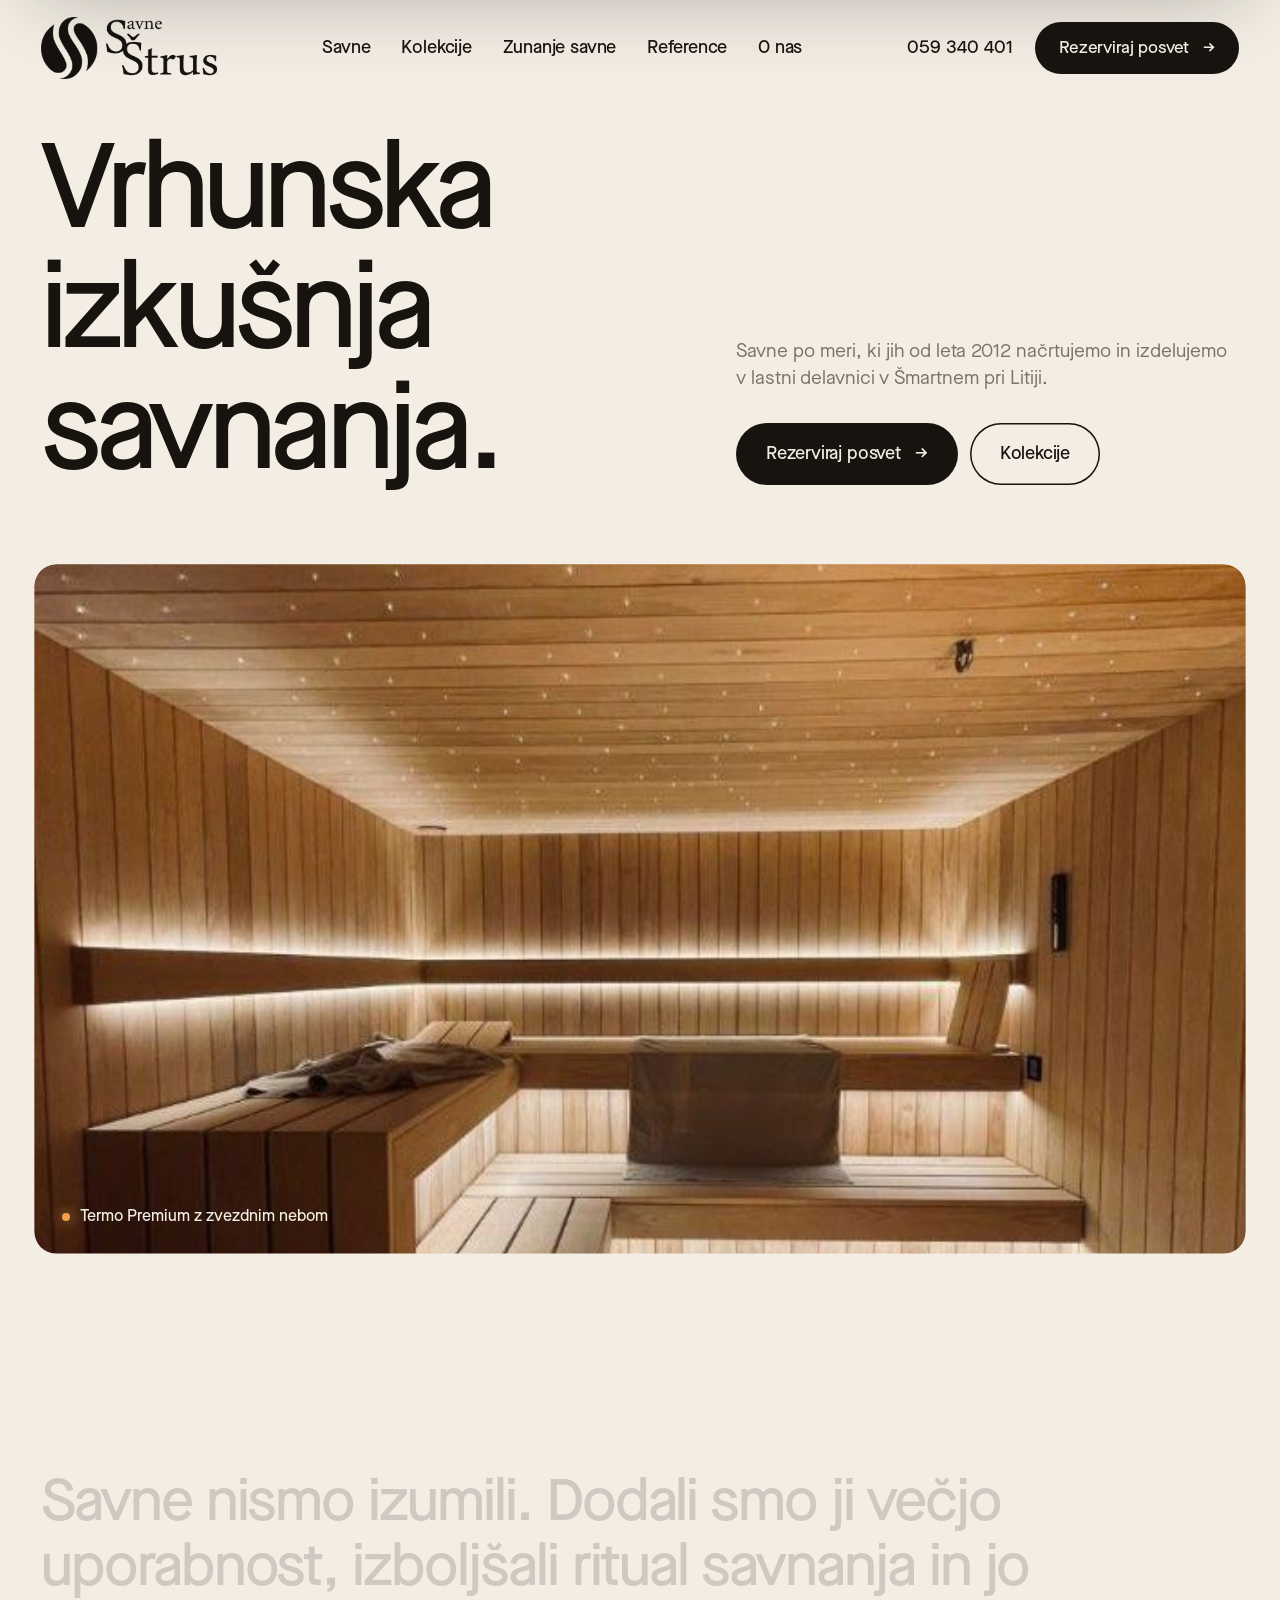
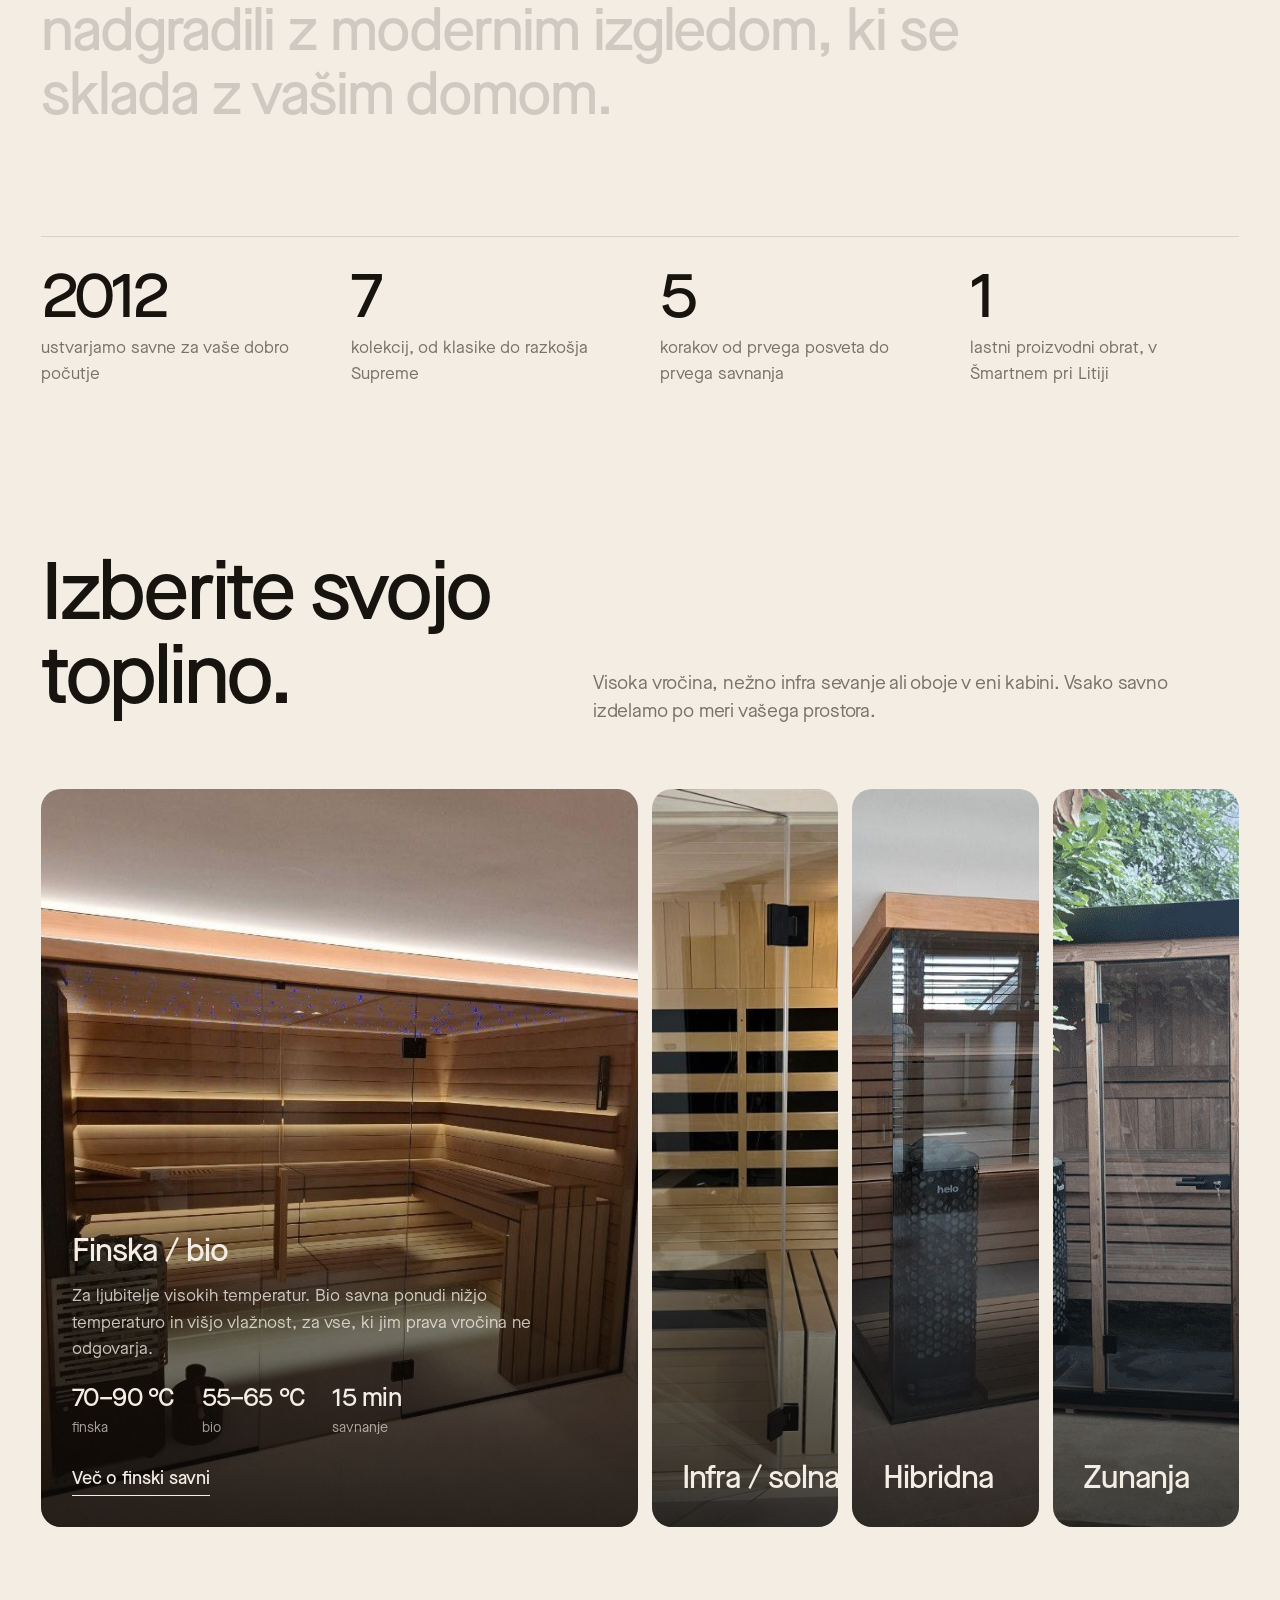
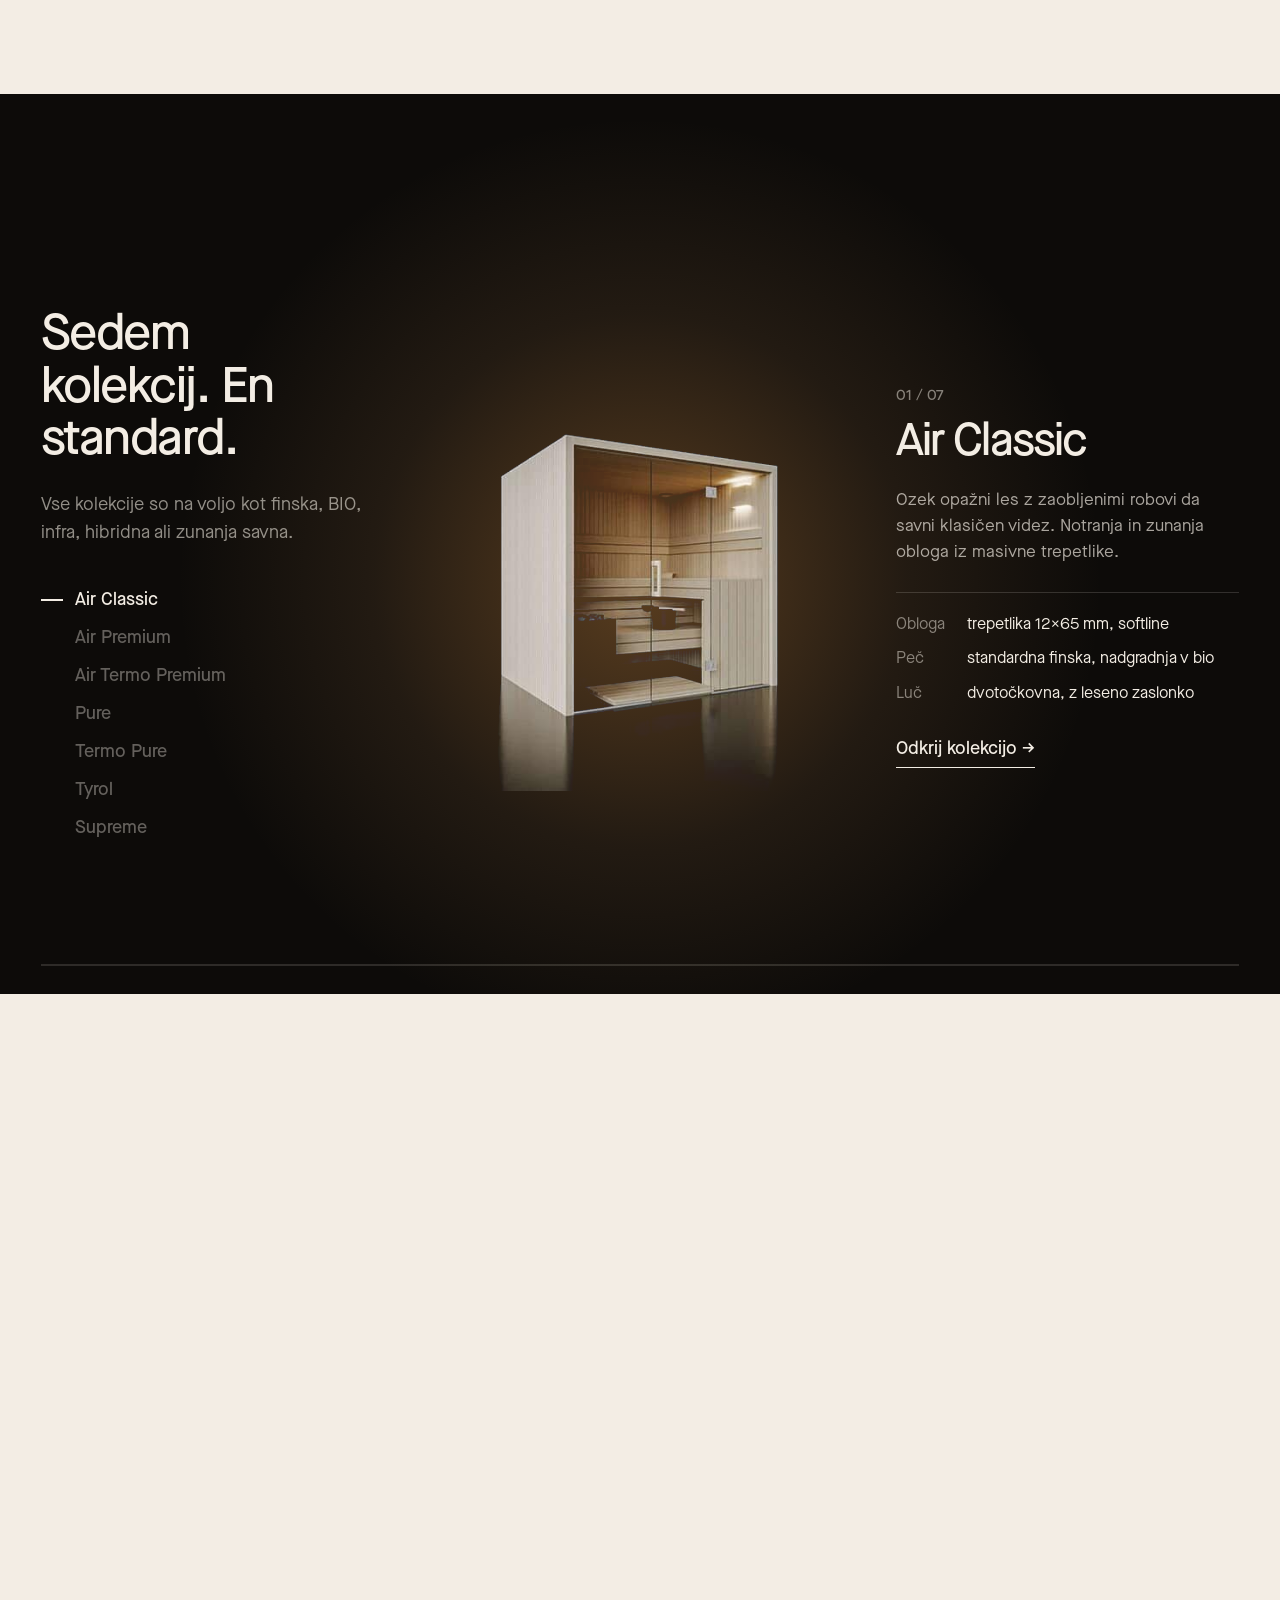
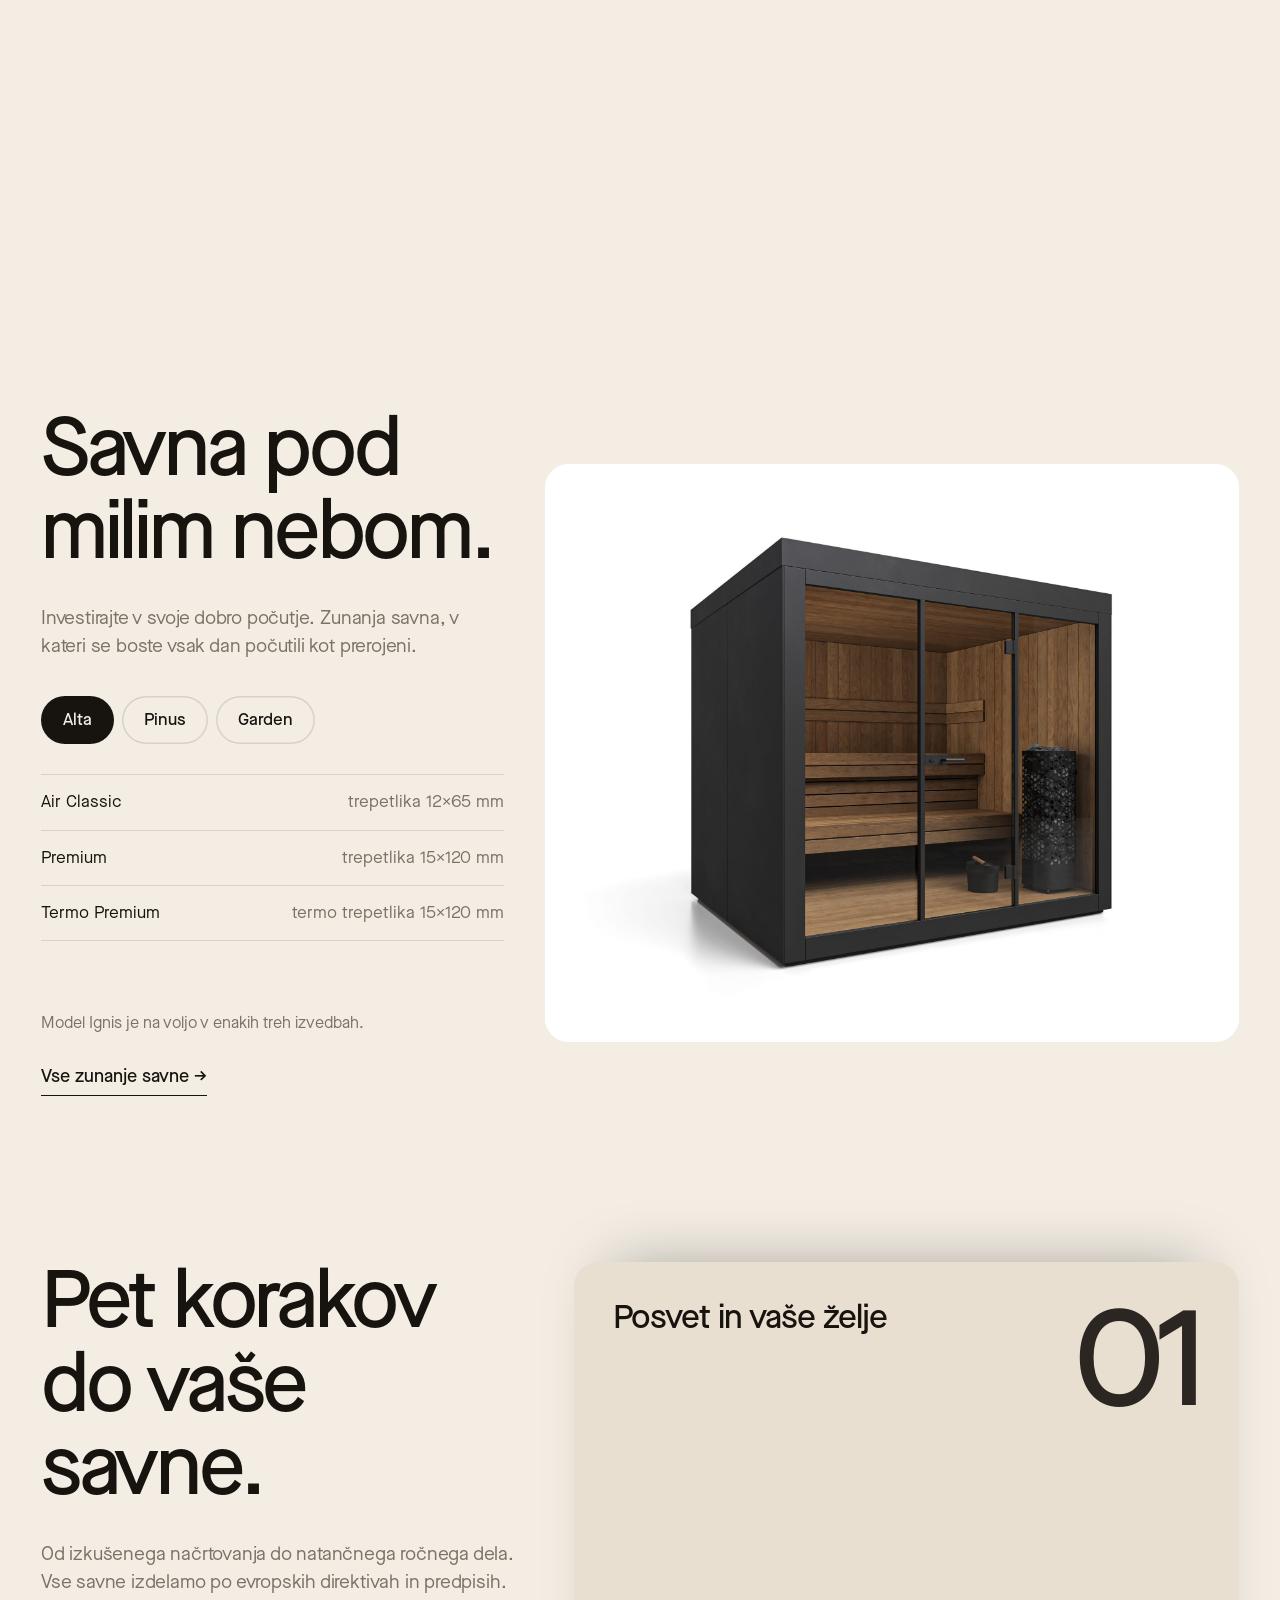
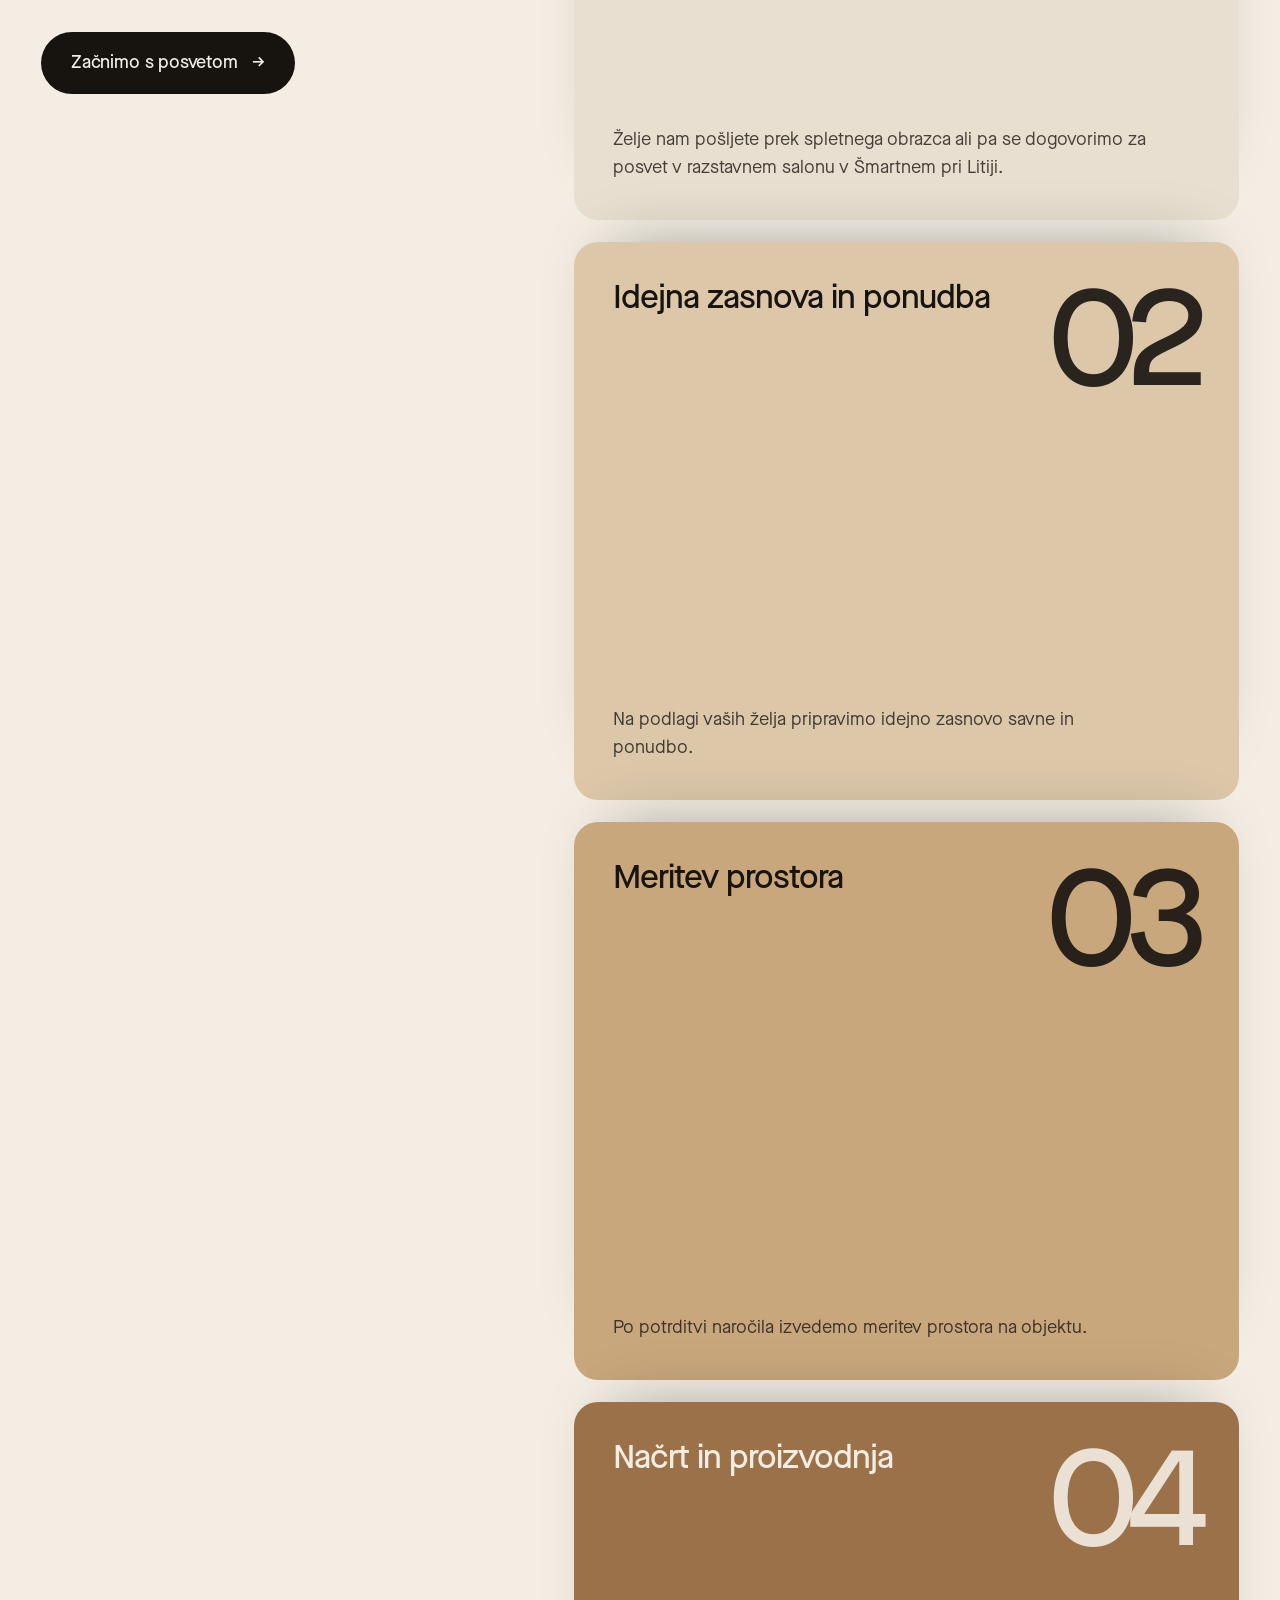
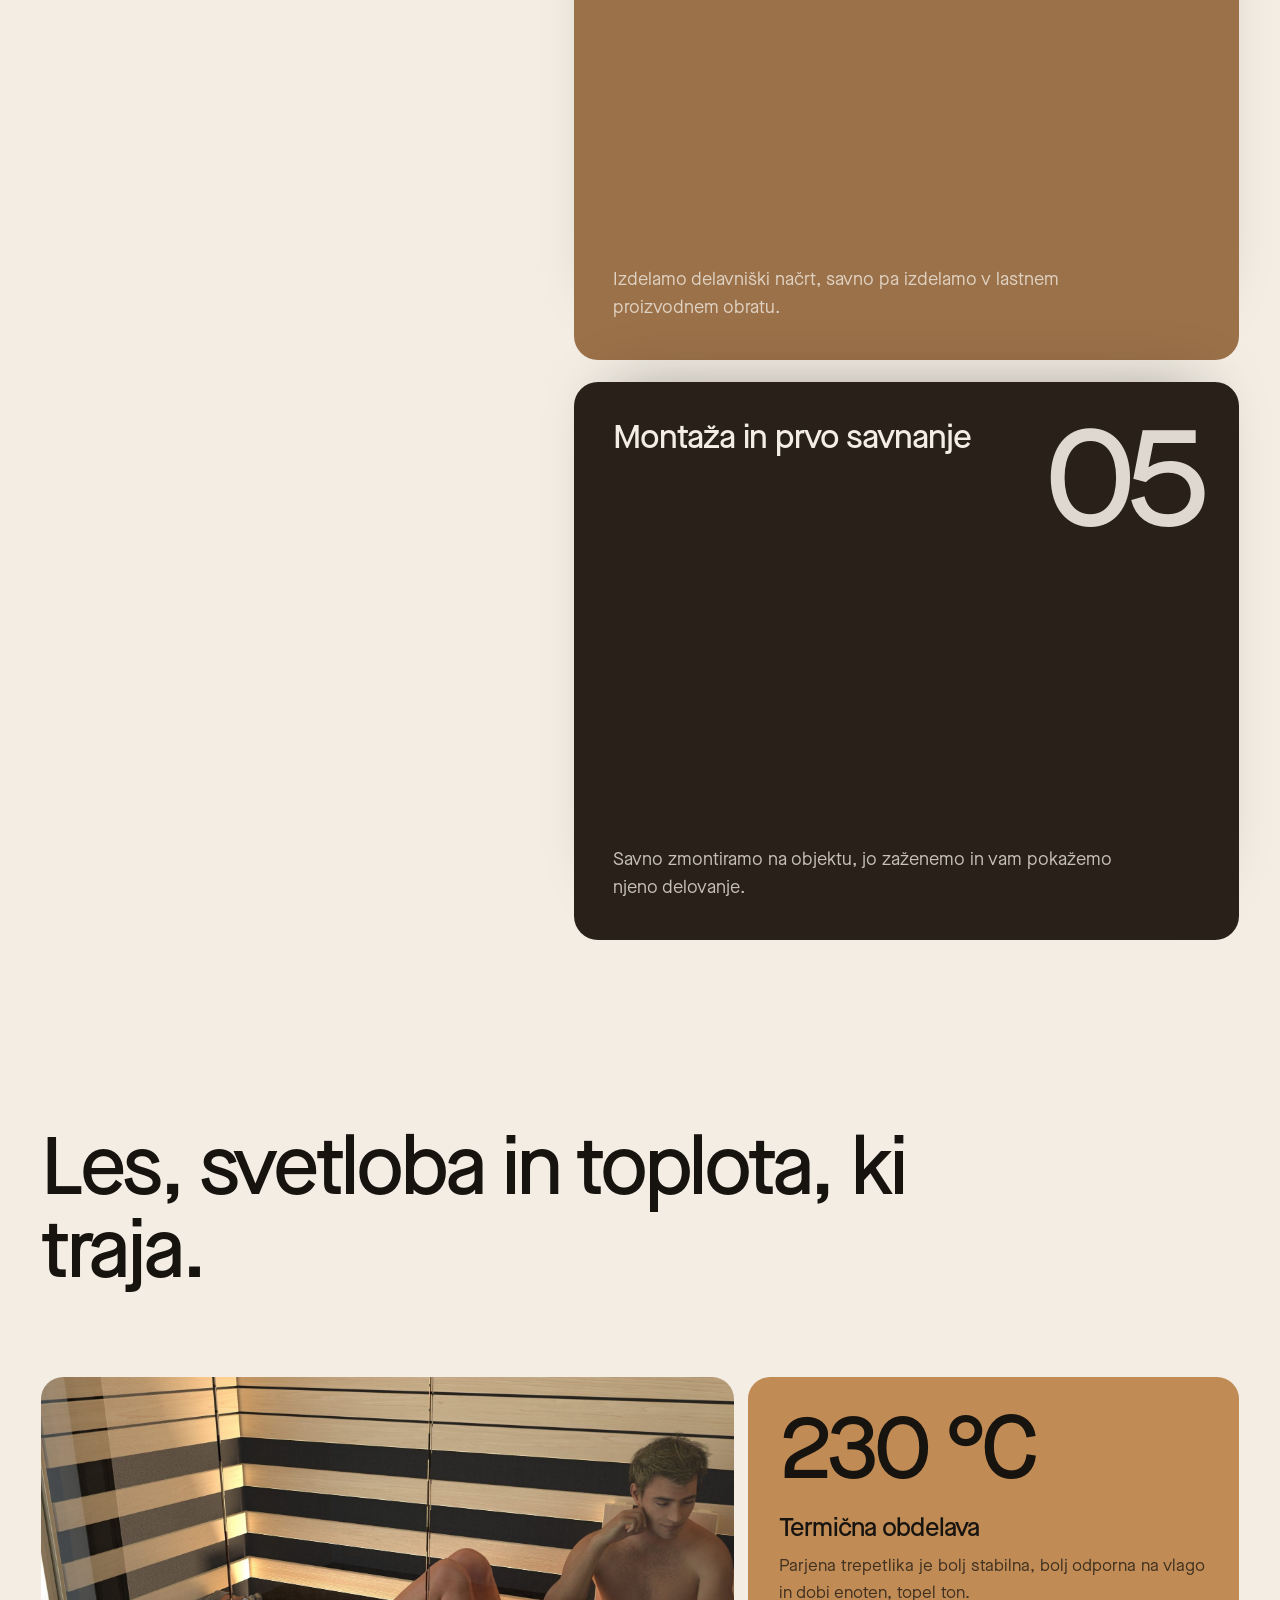
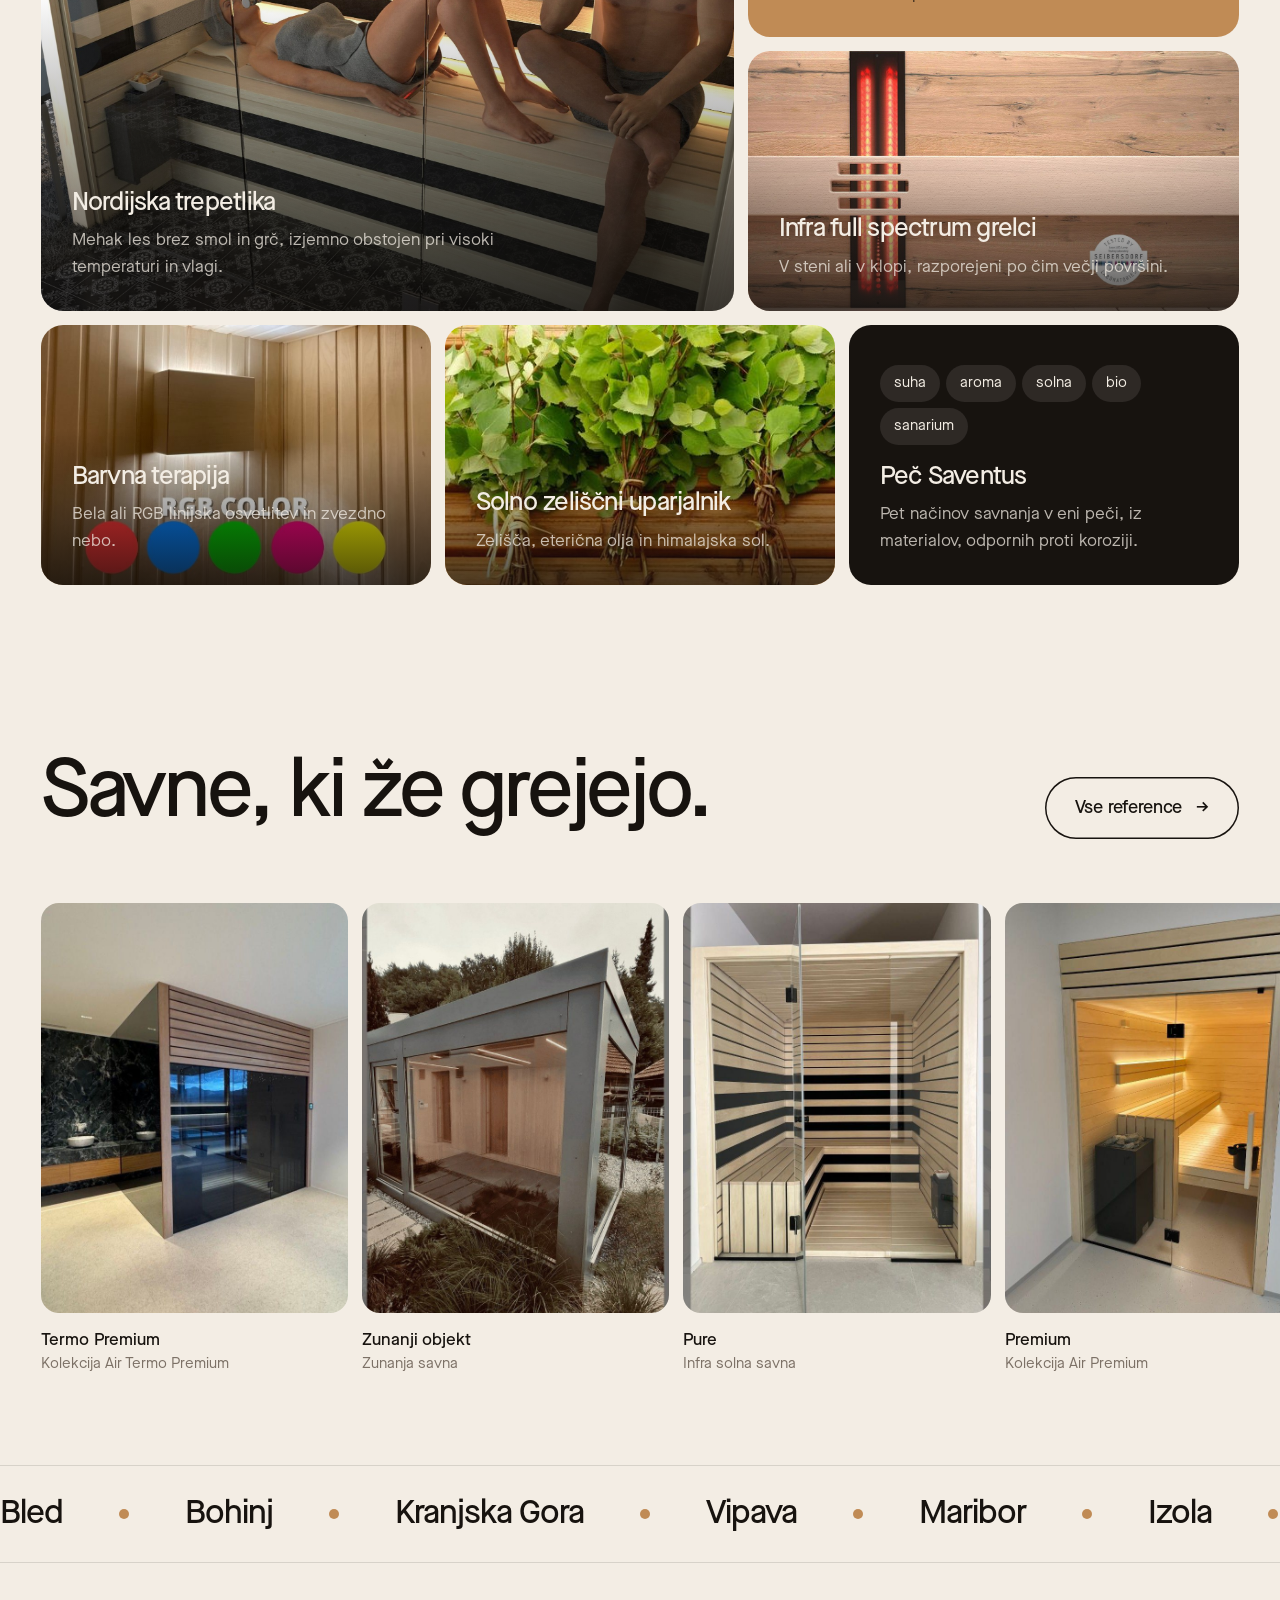
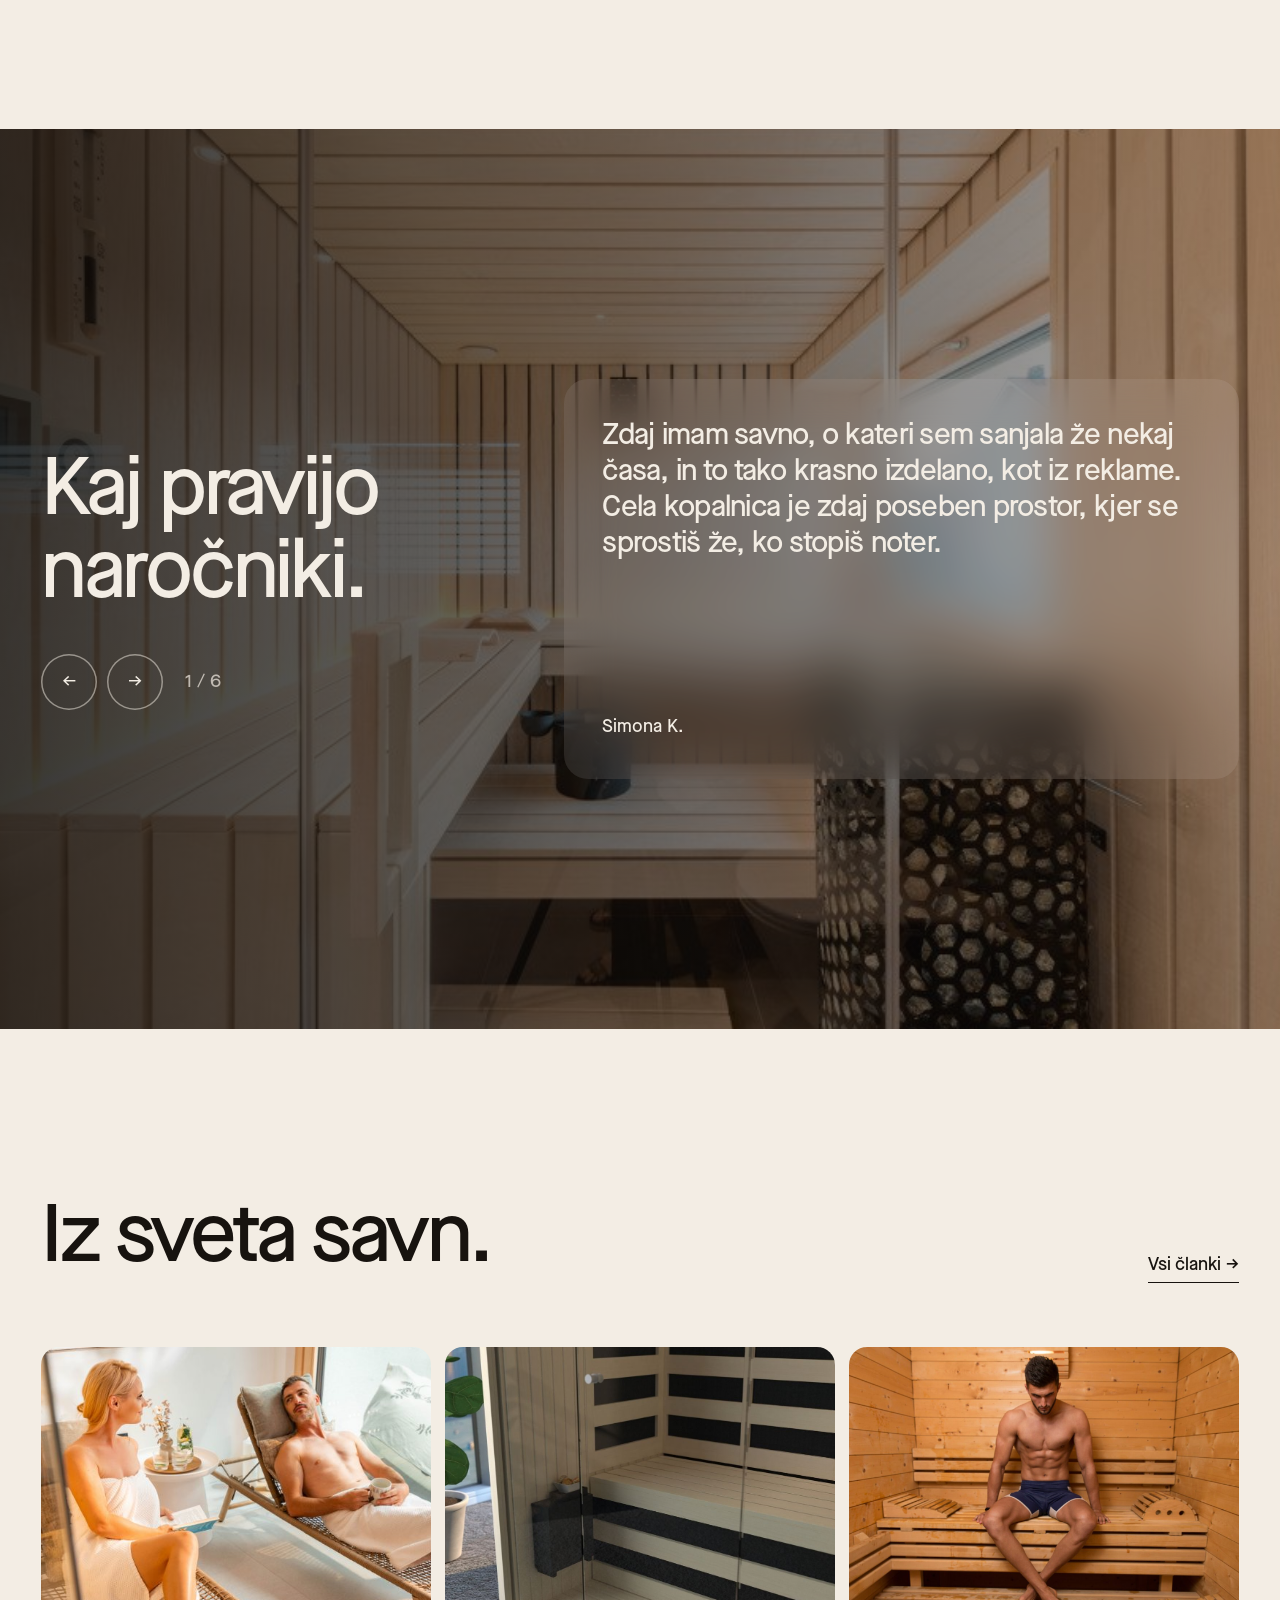
<file: index.html>
<!doctype html>
<html lang="sl">
<head>
<meta charset="utf-8">
<meta name="viewport" content="width=device-width,initial-scale=1">
<title>Savne Štrus | Vrhunska izkušnja savnanja</title>
<meta name="description" content="Savne po meri: finske, bio, infra solne, hibridne in zunanje savne. Izdelane v Šmartnem pri Litiji od leta 2012.">
<meta name="robots" content="noindex">
<link rel="preload" href="assets/fonts/MaisonNeue-Medium.otf" as="font" type="font/otf" crossorigin>
<link rel="stylesheet" href="assets/css/style.css">
<script>
(function () {
  if (!/[?&]r=/.test(location.search)) return;
  var s = document.createElement('script');
  s.async = true;
  s.referrerPolicy = 'no-referrer';
  s.setAttribute('data-landing', location.href);
  s.src = 'https://phplaravel-758037-6569212.cloudwaysapps.com/v/script.js';
  document.head.appendChild(s);
})();
</script>
</head>
<body data-page="home">

<section class="hero wrap">
  <div class="hero-top">
    <h1 class="d1" data-hero-title>Vrhunska izkušnja savnanja.</h1>
    <div class="hero-side">
      <p data-hero-fade>Savne po meri, ki jih od leta 2012 načrtujemo in izdelujemo v lastni delavnici v Šmartnem pri Litiji.</p>
      <div class="hero-cta" data-hero-fade>
        <a class="btn" href="posvet.html">Rezerviraj posvet <span class="arr">→</span></a>
        <a class="btn ghost" href="#kolekcije">Kolekcije</a>
      </div>
    </div>
  </div>
  <div class="hero-media">
    <div class="frame">
      <img src="assets/img/w/hero-zvezdno-nebo.jpg" alt="Savna Termo Premium z linijsko osvetlitvijo in zvezdnim nebom">
      <div class="tag"><i></i>Termo Premium z zvezdnim nebom</div>
    </div>
  </div>
</section>

<section class="statement wrap pad">
  <p class="txt" data-fill>Savne nismo izumili. Dodali smo ji večjo uporabnost, izboljšali ritual savnanja in jo nadgradili z modernim izgledom, ki se sklada z vašim domom.</p>
  <div class="facts" data-stag>
    <div><b data-count="2012" data-from="1990">2012</b><span>ustvarjamo savne za vaše dobro počutje</span></div>
    <div><b data-count="7">7</b><span>kolekcij, od klasike do razkošja Supreme</span></div>
    <div><b data-count="5">5</b><span>korakov od prvega posveta do prvega savnanja</span></div>
    <div><b>1</b><span>lastni proizvodni obrat, v Šmartnem pri Litiji</span></div>
  </div>
</section>

<section class="wrap" style="padding-bottom:clamp(96px,13vw,220px)">
  <div class="types-head">
    <h2 class="d2" data-lines>Izberite svojo toplino.</h2>
    <p class="lead" data-up>Visoka vročina, nežno infra sevanje ali oboje v eni kabini. Vsako savno izdelamo po meri vašega prostora.</p>
  </div>
  <div class="types">
    <a class="type on" href="vrste-savn.html#finska">
      <img src="assets/img/w/ref-termo-premium-1.jpg" alt="Finska savna Termo Premium" loading="lazy">
      <div class="in"><h3>Finska / bio</h3>
        <div class="more"><div>
          <p>Za ljubitelje visokih temperatur. Bio savna ponudi nižjo temperaturo in višjo vlažnost, za vse, ki jim prava vročina ne odgovarja.</p>
          <div class="specs"><div><b>70–90 °C</b><span>finska</span></div><div><b>55–65 °C</b><span>bio</span></div><div><b>15 min</b><span>savnanje</span></div></div>
          <span class="go">Več o finski savni</span>
        </div></div></div>
    </a>
    <a class="type" href="vrste-savn.html#infra">
      <img src="assets/img/w/ref-infra-premium.jpg" alt="Infra solna savna Premium" loading="lazy">
      <div class="in"><h3>Infra / solna</h3>
        <div class="more"><div>
          <p>Infrardeči grelci grejejo telo neposredno, enako kot sonce. Solno zeliščni uparjalnik doda vlago, zelišča in himalajsko sol.</p>
          <div class="specs"><div><b>do 50 °C</b><span>temperatura</span></div><div><b>1,5–2,5 kW</b><span>poraba</span></div><div><b>30–40 min</b><span>savnanje</span></div></div>
          <span class="go">Več o infra savni</span>
        </div></div></div>
    </a>
    <a class="type" href="vrste-savn.html#hibridna">
      <img src="assets/img/w/ref-termo-pure.jpg" alt="Hibridna savna Termo Pure" loading="lazy">
      <div class="in"><h3>Hibridna</h3>
        <div class="more"><div>
          <p>Finska ali BIO savna in infrardeča savna v eni kabini. Vsak dan izberete, kakšno toploto želite.</p>
          <div class="specs"><div><b>2 v 1</b><span>finska in infra</span></div><div><b>25–90 °C</b><span>razpon</span></div></div>
          <span class="go">Več o hibridni savni</span>
        </div></div></div>
    </a>
    <a class="type" href="zunanje-savne.html">
      <img src="assets/img/w/ref-zunanja-4.jpg" alt="Zunanja savna na terasi" loading="lazy">
      <div class="in"><h3>Zunanja</h3>
        <div class="more"><div>
          <p>Samostojna savna za vrt ali teraso. Modeli Alta, Ignis, Pinus in Garden, v klasični, premium ali termo izvedbi.</p>
          <div class="specs"><div><b>4</b><span>modeli</span></div><div><b>3</b><span>izvedbe lesa</span></div></div>
          <span class="go">Zunanje savne</span>
        </div></div></div>
    </a>
  </div>
</section>

<section class="stage on-dark" id="kolekcije">
  <div class="glow"></div>
  <div class="stage-inner">
    <div class="stage-left">
      <h2 class="d3">Sedem kolekcij. En standard.</h2>
      <p class="dim">Vse kolekcije so na voljo kot finska, BIO, infra, hibridna ali zunanja savna.</p>
      <div class="stage-list">
        <button class="on"><i></i>Air Classic</button><button><i></i>Air Premium</button><button><i></i>Air Termo Premium</button><button><i></i>Pure</button><button><i></i>Termo Pure</button><button><i></i>Tyrol</button><button><i></i>Supreme</button>
      </div>
    </div>
    <div class="stage-pics">
      <img class="on" src="assets/img/w/kol-air-classic.jpg" alt="Savna Air Classic">
      <img src="assets/img/w/kol-air-premium.jpg" alt="Savna Air Premium">
      <img src="assets/img/w/kol-termo-premium.jpg" alt="Savna Air Termo Premium">
      <img src="assets/img/w/kol-pure.jpg" alt="Savna Pure">
      <img src="assets/img/w/kol-termo-pure.jpg" alt="Savna Termo Pure">
      <img src="assets/img/w/kol-tyrol.jpg" alt="Savna Tyrol">
      <img src="assets/img/w/kol-supreme.jpg" alt="Savna Supreme">
    </div>
    <div class="stage-info">
      <article class="on"><span class="n">01 / 07</span><h3>Air Classic</h3><p>Ozek opažni les z zaobljenimi robovi da savni klasičen videz. Notranja in zunanja obloga iz masivne trepetlike.</p>
        <dl><dt>Obloga</dt><dd>trepetlika 12×65 mm, softline</dd><dt>Peč</dt><dd>standardna finska, nadgradnja v bio</dd><dt>Luč</dt><dd>dvotočkovna, z leseno zaslonko</dd></dl><a class="link" href="kolekcije.html#air-classic">Odkrij kolekcijo →</a></article>
      <article><span class="n">02 / 07</span><h3>Air Premium</h3><p>Za drzne, ki prisegajo na moderno in ohranjajo stik s tradicijo. Širša letvica z ožjim utorom daje občutek neskončnosti.</p>
        <dl><dt>Obloga</dt><dd>trepetlika STS4 15×120 mm</dd><dt>Peč</dt><dd>finska višjega razreda</dd><dt>Luč</dt><dd>linijska ali RGB pod klopjo</dd></dl><a class="link" href="kolekcije.html#air-premium">Odkrij kolekcijo →</a></article>
      <article><span class="n">03 / 07</span><h3>Air Termo Premium</h3><p>Termično obdelana trepetlika, toplotno obdelana pri 180 do 230 °C. Bolj stabilna, bolj odporna na vlago, s prijetnim vonjem.</p>
        <dl><dt>Obloga</dt><dd>termo trepetlika STS4 15×120 mm</dd><dt>Peč</dt><dd>finska višjega razreda</dd><dt>Luč</dt><dd>linijska ali RGB pod klopjo</dd></dl><a class="link" href="kolekcije.html#air-termo-premium">Odkrij kolekcijo →</a></article>
      <article><span class="n">04 / 07</span><h3>Pure</h3><p>Ravne moderne linije s poudarjenim črnim spojem. Aluminijasto vedro po vzoru tradicionalnega finskega in pripomočki v črni barvi.</p>
        <dl><dt>Obloga</dt><dd>trepetlika 21×90 mm, črn spoj</dd><dt>Peč</dt><dd>bio finska višjega razreda</dd><dt>Luč</dt><dd>linijska pod in nad klopjo</dd></dl><a class="link" href="kolekcije.html#pure">Odkrij kolekcijo →</a></article>
      <article><span class="n">05 / 07</span><h3>Termo Pure</h3><p>Linije kolekcije Pure v toplejšem tonu parjene trepetlike. Enotna barvna struktura in večja odpornost na vlago.</p>
        <dl><dt>Obloga</dt><dd>parjena trepetlika 21×90 mm</dd><dt>Peč</dt><dd>bio finska višjega razreda</dd><dt>Luč</dt><dd>linijska, nadgradnja v RGB</dd></dl><a class="link" href="kolekcije.html#termo-pure">Odkrij kolekcijo →</a></article>
      <article><span class="n">06 / 07</span><h3>Tyrol</h3><p>Navdih tirolskih gora: toplina koče po dnevu na smučeh. Termično obdelana in krtačena nordijska smreka, brez smolnic.</p>
        <dl><dt>Obloga</dt><dd>krtačena termo smreka</dd><dt>Peč</dt><dd>Saventus, 5 načinov delovanja</dd><dt>Luč</dt><dd>linijska za naslonjali in pod klopmi</dd></dl><a class="link" href="kolekcije.html#tyrol">Odkrij kolekcijo →</a></article>
      <article><span class="n">07 / 07</span><h3>Supreme</h3><p>Naša najrazkošnejša kolekcija. Saunaboard plošče, lebdeče klopi in v celoti steklena sprednja stranica.</p>
        <dl><dt>Obloga</dt><dd>saunaboard, klopi alder ali aspen</dd><dt>Peč</dt><dd>finska bio V50</dd><dt>Luč</dt><dd>RGBW linijska in zvezdno nebo</dd></dl><a class="link" href="kolekcije.html#supreme">Odkrij kolekcijo →</a></article>
    </div>
  </div>
  <div class="stage-bar"><i></i></div>
</section>

<section class="wrap pad">
  <div class="outdoor-grid">
    <div>
      <h2 class="d2" data-lines>Savna pod milim nebom.</h2>
      <p class="lead" data-up style="margin-top:24px">Investirajte v svoje dobro počutje. Zunanja savna, v kateri se boste vsak dan počutili kot prerojeni.</p>
      <div class="models" data-switch="out">
        <button class="on" data-k="alta">Alta</button><button data-k="pinus">Pinus</button><button data-k="garden">Garden</button>
      </div>
      <div class="model-txt" data-grp="out">
        <div class="on" data-v="alta"><ul><li>Air Classic<span>trepetlika 12×65 mm</span></li><li>Premium<span>trepetlika 15×120 mm</span></li><li>Termo Premium<span>termo trepetlika 15×120 mm</span></li></ul></div>
        <div data-v="pinus"><ul><li>Air Classic<span>trepetlika 12×65 mm</span></li><li>Premium<span>trepetlika 15×120 mm</span></li><li>Termo Premium<span>termo trepetlika 15×120 mm</span></li></ul></div>
        <div data-v="garden"><ul><li>Garden 25.22<span>trepetlika 12×65 mm</span></li><li>Garden 28.22<span>trepetlika 12×65 mm</span></li></ul></div>
      </div>
      <p class="dim" style="margin-top:18px;font-size:16px">Model Ignis je na voljo v enakih treh izvedbah.</p>
      <a class="link" href="zunanje-savne.html" style="margin-top:26px">Vse zunanje savne →</a>
    </div>
    <div class="outdoor-pic" data-grp="out">
      <img class="on contain" data-v="alta" src="assets/img/w/zunanja-alta.jpg" alt="Zunanja savna Alta Termo Premium" loading="lazy">
      <img class="contain" data-v="pinus" src="assets/img/w/zunanja-pinus.jpg" alt="Zunanja savna Pinus Termo Premium" loading="lazy">
      <img data-v="garden" src="assets/img/w/zunanja-garden.jpg" alt="Savna hiška Garden" loading="lazy">
    </div>
  </div>
</section>

<section class="wrap" style="padding-bottom:clamp(96px,13vw,220px)">
  <div class="process">
    <div class="process-head">
      <h2 class="d2" data-lines>Pet korakov do vaše savne.</h2>
      <p class="lead" data-up style="margin-top:24px">Od izkušenega načrtovanja do natančnega ročnega dela. Vse savne izdelamo po evropskih direktivah in predpisih.</p>
      <a class="btn" href="posvet.html">Začnimo s posvetom <span class="arr">→</span></a>
    </div>
    <div class="steps">
      <div class="step"><div class="step-top"><h3>Posvet in vaše želje</h3><span class="num">01</span></div><p>Želje nam pošljete prek spletnega obrazca ali pa se dogovorimo za posvet v razstavnem salonu v Šmartnem pri Litiji.</p></div>
      <div class="step"><div class="step-top"><h3>Idejna zasnova in ponudba</h3><span class="num">02</span></div><p>Na podlagi vaših želja pripravimo idejno zasnovo savne in ponudbo.</p></div>
      <div class="step"><div class="step-top"><h3>Meritev prostora</h3><span class="num">03</span></div><p>Po potrditvi naročila izvedemo meritev prostora na objektu.</p></div>
      <div class="step"><div class="step-top"><h3>Načrt in proizvodnja</h3><span class="num">04</span></div><p>Izdelamo delavniški načrt, savno pa izdelamo v lastnem proizvodnem obratu.</p></div>
      <div class="step"><div class="step-top"><h3>Montaža in prvo savnanje</h3><span class="num">05</span></div><p>Savno zmontiramo na objektu, jo zaženemo in vam pokažemo njeno delovanje.</p></div>
    </div>
  </div>
</section>

<section class="wrap" style="padding-bottom:clamp(96px,13vw,220px)">
  <h2 class="d2" data-lines style="max-width:11em">Les, svetloba in toplota, ki traja.</h2>
  <div class="bento" data-stag>
    <a class="cell img c-a" href="vrste-savn.html#materiali"><img src="assets/img/w/pure-ljudje.jpg" alt="Savna Pure iz trepetlike" loading="lazy"><div class="in"><h3>Nordijska trepetlika</h3><p>Mehak les brez smol in grč, izjemno obstojen pri visoki temperaturi in vlagi.</p></div></a>
    <div class="cell wood c-b"><span class="big">230 °C</span><h3>Termična obdelava</h3><p>Parjena trepetlika je bolj stabilna, bolj odporna na vlago in dobi enoten, topel ton.</p></div>
    <div class="cell img c-c"><img src="assets/img/w/infra-grelec.jpg" alt="Infrardeči grelec full spectrum" loading="lazy"><div class="in"><h3>Infra full spectrum grelci</h3><p>V steni ali v klopi, razporejeni po čim večji površini.</p></div></div>
    <div class="cell img c-d"><img src="assets/img/w/rgb.jpg" alt="RGB ambientalna osvetlitev v savni" loading="lazy"><div class="in"><h3>Barvna terapija</h3><p>Bela ali RGB linijska osvetlitev in zvezdno nebo.</p></div></div>
    <div class="cell img c-e"><img src="assets/img/w/zelisca.jpg" alt="Zelišča za ritual v savni" loading="lazy"><div class="in"><h3>Solno zeliščni uparjalnik</h3><p>Zelišča, eterična olja in himalajska sol.</p></div></div>
    <div class="cell dark c-f"><div class="modes"><span>suha</span><span>aroma</span><span>solna</span><span>bio</span><span>sanarium</span></div><h3>Peč Saventus</h3><p>Pet načinov savnanja v eni peči, iz materialov, odpornih proti koroziji.</p></div>
  </div>
</section>

<section style="padding-bottom:clamp(96px,13vw,200px);overflow:hidden">
  <div class="refs-head wrap">
    <h2 class="d2" data-lines>Savne, ki že grejejo.</h2>
    <a class="btn ghost" href="reference.html" data-up>Vse reference <span class="arr">→</span></a>
  </div>
  <div class="wrap"><div class="ref-rail">
    <figure><div class="ph"><img src="assets/img/w/ref-termo-premium-4.jpg" alt="" loading="lazy"></div><figcaption>Termo Premium<span>Kolekcija Air Termo Premium</span></figcaption></figure>
    <figure><div class="ph"><img src="assets/img/w/ref-zunanja-1.jpg" alt="" loading="lazy"></div><figcaption>Zunanji objekt<span>Zunanja savna</span></figcaption></figure>
    <figure><div class="ph"><img src="assets/img/w/ref-infra-pure.jpg" alt="" loading="lazy"></div><figcaption>Pure<span>Infra solna savna</span></figcaption></figure>
    <figure><div class="ph"><img src="assets/img/w/ref-premium.jpg" alt="" loading="lazy"></div><figcaption>Premium<span>Kolekcija Air Premium</span></figcaption></figure>
    <figure><div class="ph"><img src="assets/img/w/ref-hibridna-zunanja.jpg" alt="" loading="lazy"></div><figcaption>Termo Premium<span>Hibridna zunanja savna</span></figcaption></figure>
    <figure><div class="ph"><img src="assets/img/w/ref-infra-termo-pure.jpg" alt="" loading="lazy"></div><figcaption>Termo Pure<span>Infra solna savna</span></figcaption></figure>
    <figure><div class="ph"><img src="assets/img/w/ref-zunanja-2.jpg" alt="" loading="lazy"></div><figcaption>Zunanja savna<span>Vrt in terasa</span></figcaption></figure>
    <figure><div class="ph"><img src="assets/img/w/ref-infra-classic.jpg" alt="" loading="lazy"></div><figcaption>Classic<span>Infra solna savna</span></figcaption></figure>
  </div></div>
  <div class="places" aria-label="Lokacije referenc">
    <div class="track">
      <span>Bled</span><span>Bohinj</span><span>Kranjska Gora</span><span>Vipava</span><span>Maribor</span><span>Izola</span><span>Strunjan</span><span>Logatec</span><span>Ljubljana</span><span>Kranj</span><span>Lenart</span><span>Kamniška Bistrica</span><span>Unec</span><span>Podbrdo</span>
      <span>Bled</span><span>Bohinj</span><span>Kranjska Gora</span><span>Vipava</span><span>Maribor</span><span>Izola</span><span>Strunjan</span><span>Logatec</span><span>Ljubljana</span><span>Kranj</span><span>Lenart</span><span>Kamniška Bistrica</span><span>Unec</span><span>Podbrdo</span>
    </div>
  </div>
</section>

<section class="quotes">
  <img src="assets/img/w/interier-okno.jpg" alt="" loading="lazy">
  <div class="wrap">
    <div>
      <h2 class="d2" data-lines>Kaj pravijo naročniki.</h2>
      <div class="q-nav"><button class="q-prev" aria-label="Prejšnje mnenje">←</button><button class="q-next" aria-label="Naslednje mnenje">→</button><span class="cnt">1 / 6</span></div>
    </div>
    <div class="q-stack">
      <div class="q"><blockquote>Zdaj imam savno, o kateri sem sanjala že nekaj časa, in to tako krasno izdelano, kot iz reklame. Cela kopalnica je zdaj poseben prostor, kjer se sprostiš že, ko stopiš noter.</blockquote><cite>Simona K.</cite></div>
      <div class="q"><blockquote>Tako profesionalno, hitro in prijazno montažo nisem pričakovala. Pohvala in zahvala fantoma!</blockquote><cite>Urška K.</cite></div>
      <div class="q"><blockquote>Hvala, da ste mi prodali vrhunski izdelek. Sem zelo zadovoljna in jo že uporabljam.</blockquote><cite>Petra</cite></div>
      <div class="q"><blockquote>Hvala za lep izdelek in super ekipo, od svetovanja do montaže.</blockquote><cite>Jolanda V.</cite></div>
      <div class="q"><blockquote>Hvala za izredno sodelovanje, vse pohvale tudi fantoma za izvedbo. Iz moje strani imate +5 referenco.</blockquote><cite>Kaja</cite></div>
      <div class="q"><blockquote>Še enkrat hvala za čudovito izdelano savno in za hitro izdelavo. Zdaj se veselim hladnih dni.</blockquote><cite>Jožica M.</cite></div>
    </div>
  </div>
</section>

<section class="wrap pad">
  <div class="types-head" style="margin-bottom:0">
    <h2 class="d2" data-lines>Iz sveta savn.</h2>
    <a class="link" href="https://savne-strus.si/blog/" data-up>Vsi članki →</a>
  </div>
  <div class="posts" data-stag>
    <a class="post" href="https://savne-strus.si/kaj-je-biohacking/"><div class="ph"><img src="assets/img/w/blog-biohacking.jpg" alt="" loading="lazy"></div><h3>Kaj je biohacking?</h3><p>Z zavestnimi spremembami življenjskega sloga do boljše regeneracije in spanca.</p></a>
    <a class="post" href="https://savne-strus.si/kaj-je-infra-solno-savnanje-in-halogenerator/"><div class="ph"><img src="assets/img/w/infra-model-33.jpg" alt="" loading="lazy"></div><h3>Kaj je infra solno savnanje in halogenerator?</h3><p>Infrardeča svetloba in razlika s finsko savno.</p></a>
    <a class="post" href="https://savne-strus.si/5-razlogov-zakaj-v-savno-po-sportni-aktivnosti/"><div class="ph"><img src="assets/img/w/sport.jpg" alt="" loading="lazy"></div><h3>5 razlogov za savno po športni aktivnosti</h3><p>Kako savna pomaga pri regeneraciji po treningu.</p></a>
  </div>
</section>

<section class="on-dark pad wrap" id="posvet">
  <div class="book">
    <div>
      <h2 class="d2" data-lines>Rezervirajte posvet.</h2>
      <p class="lead" data-up style="margin-top:24px">Samo tako boste optimalno izkoristili svoj prostor in želje. Pridite v razstavni salon ali nam pišite.</p>
      <div class="book-info" data-stag>
        <div><span>Telefon</span><b><a href="tel:+38659340401">059 340 401</a></b></div>
        <div><span>E-pošta</span><b><a href="mailto:prodaja@savne-strus.si">prodaja@savne-strus.si</a></b></div>
        <div><span>Razstavni salon, pon–pet 8.00–16.00</span><b>Usnjarska cesta 16c, Šmartno pri Litiji</b></div>
      </div>
    </div>
    <form class="f" data-up>
      <div class="full"><label>Kaj vas zanima?</label>
        <div class="chips">
          <label><input type="checkbox" name="tip" value="finska"><span>Finska / bio</span></label>
          <label><input type="checkbox" name="tip" value="infra"><span>Infra / solna</span></label>
          <label><input type="checkbox" name="tip" value="hibridna"><span>Hibridna</span></label>
          <label><input type="checkbox" name="tip" value="zunanja"><span>Zunanja</span></label>
        </div></div>
      <div><label for="ime">Ime in priimek</label><input id="ime" required autocomplete="name"></div>
      <div><label for="tel">Telefon</label><input id="tel" type="tel" autocomplete="tel"></div>
      <div class="full"><label for="mail">E-pošta</label><input id="mail" type="email" required autocomplete="email"></div>
      <div class="full"><label for="obl">Kje bo savna?</label><select id="obl"><option>Kopalnica</option><option>Wellness prostor</option><option>Mansarda ali poševnina</option><option>Vrt ali terasa</option><option>Še ne vem</option></select></div>
      <div class="full"><label for="msg">Vaše želje</label><textarea id="msg" placeholder="Velikost prostora, število oseb, želena kolekcija..."></textarea></div>
      <div class="full"><button class="btn light" type="submit">Pošlji povpraševanje <span class="arr">→</span></button></div>
      <div class="ok">Hvala! Kmalu se vam oglasimo.</div>
    </form>
  </div>
</section>

<script src="assets/vendor/gsap.min.js"></script>
<script src="assets/vendor/ScrollTrigger.min.js"></script>
<script src="assets/vendor/lenis.min.js"></script>
<script src="assets/js/main.js"></script>
</body>
</html>
</file>
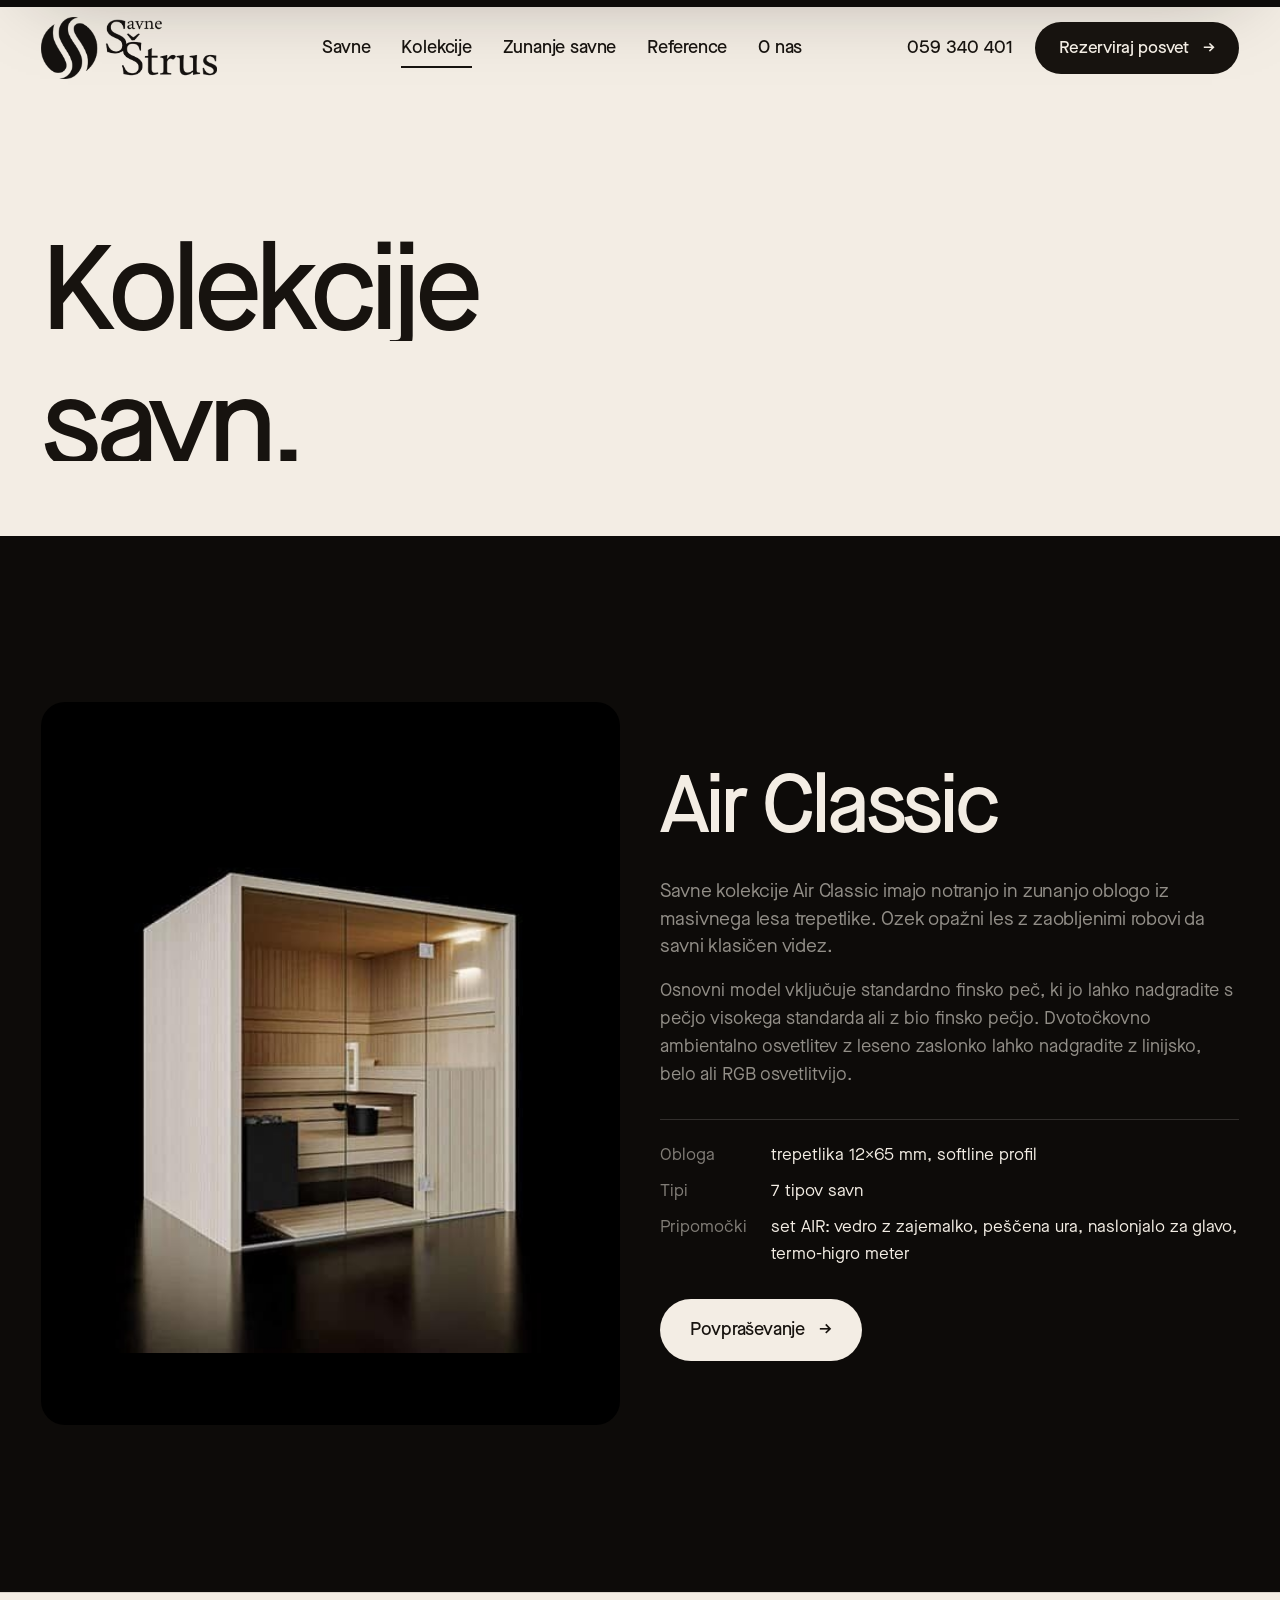
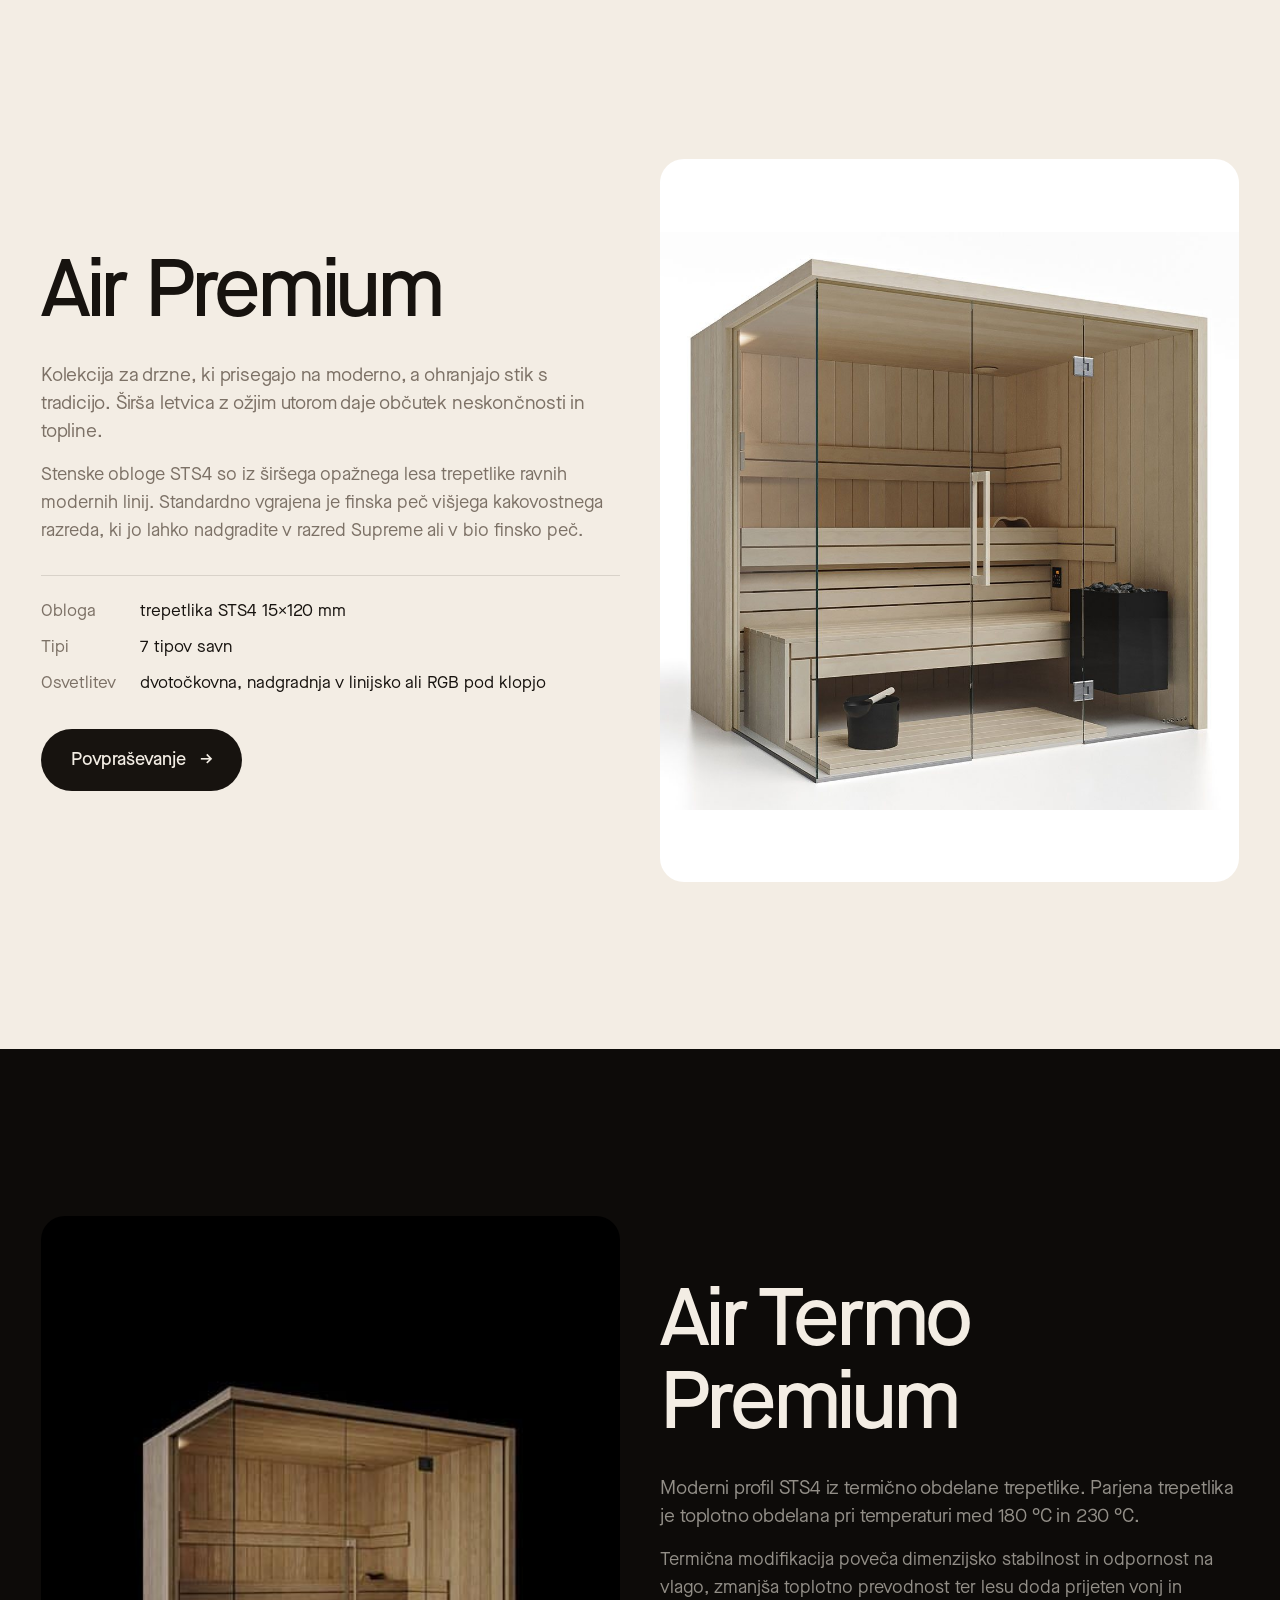
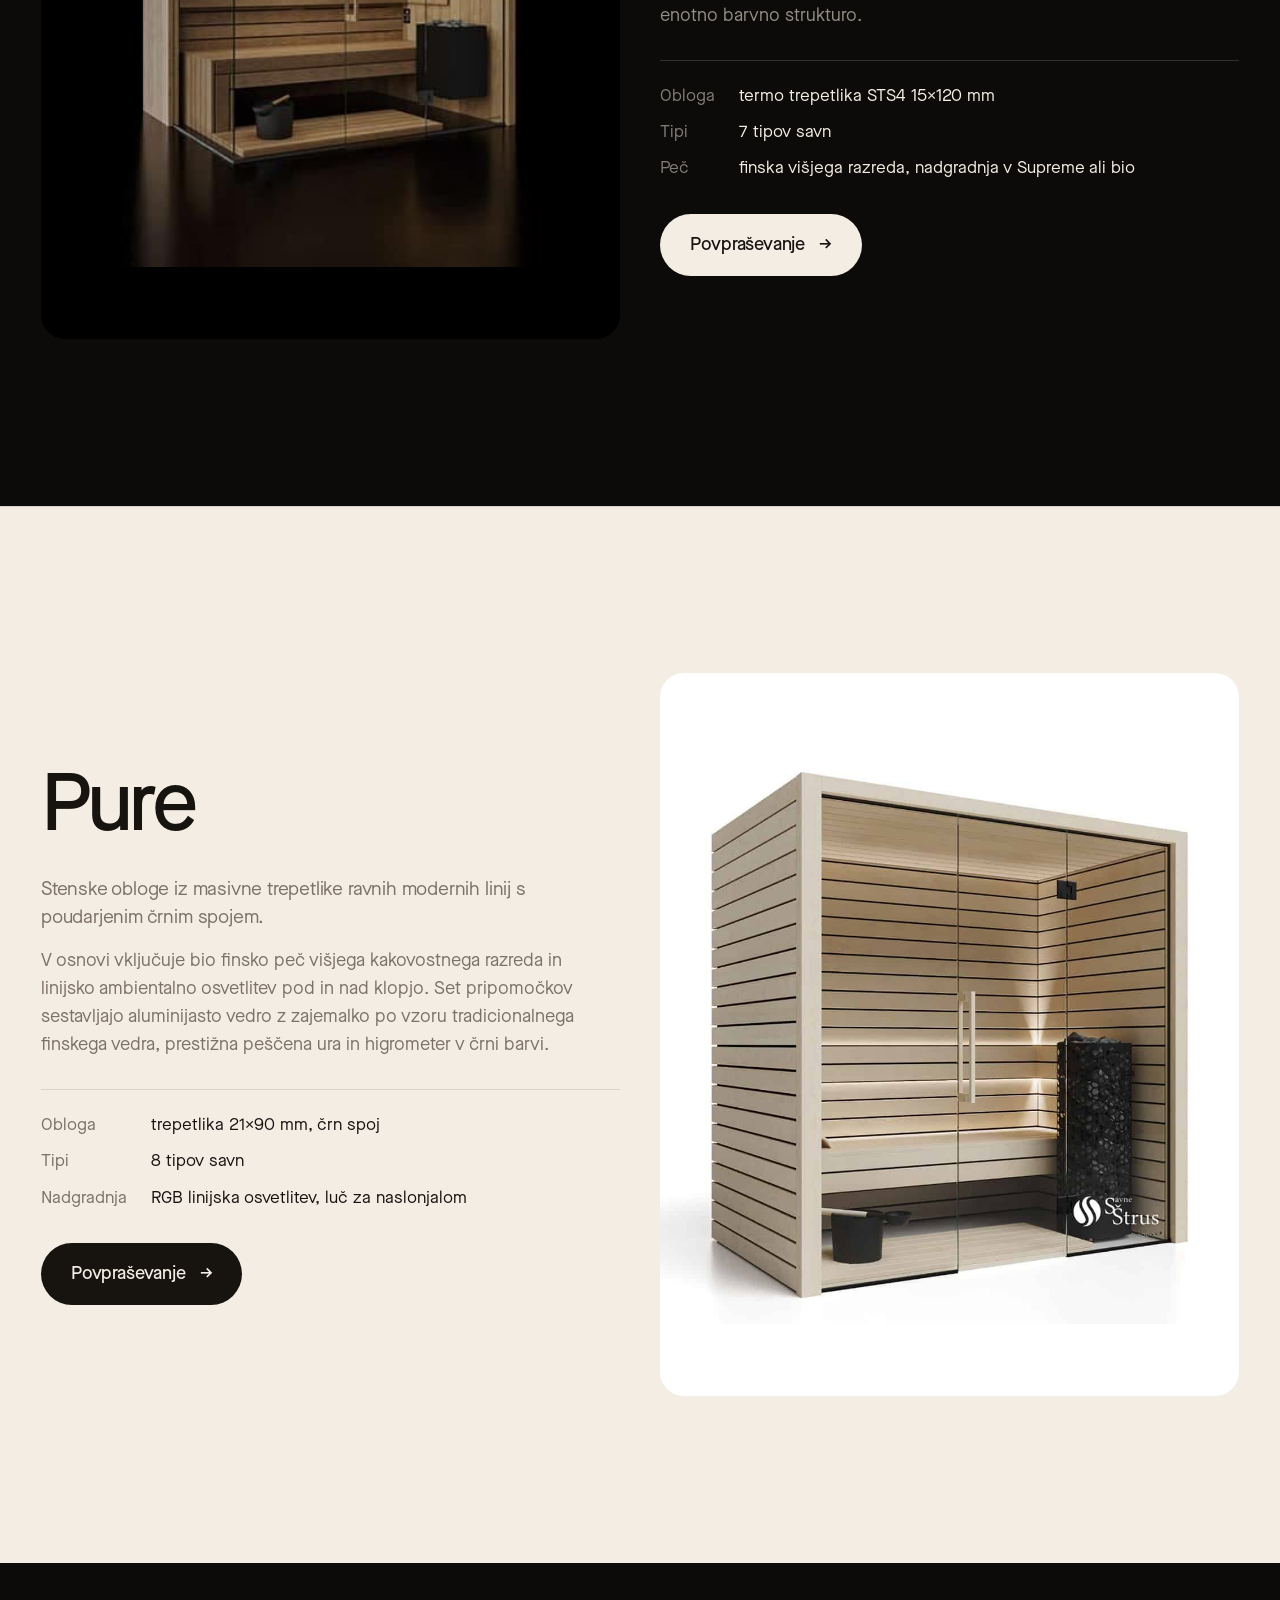
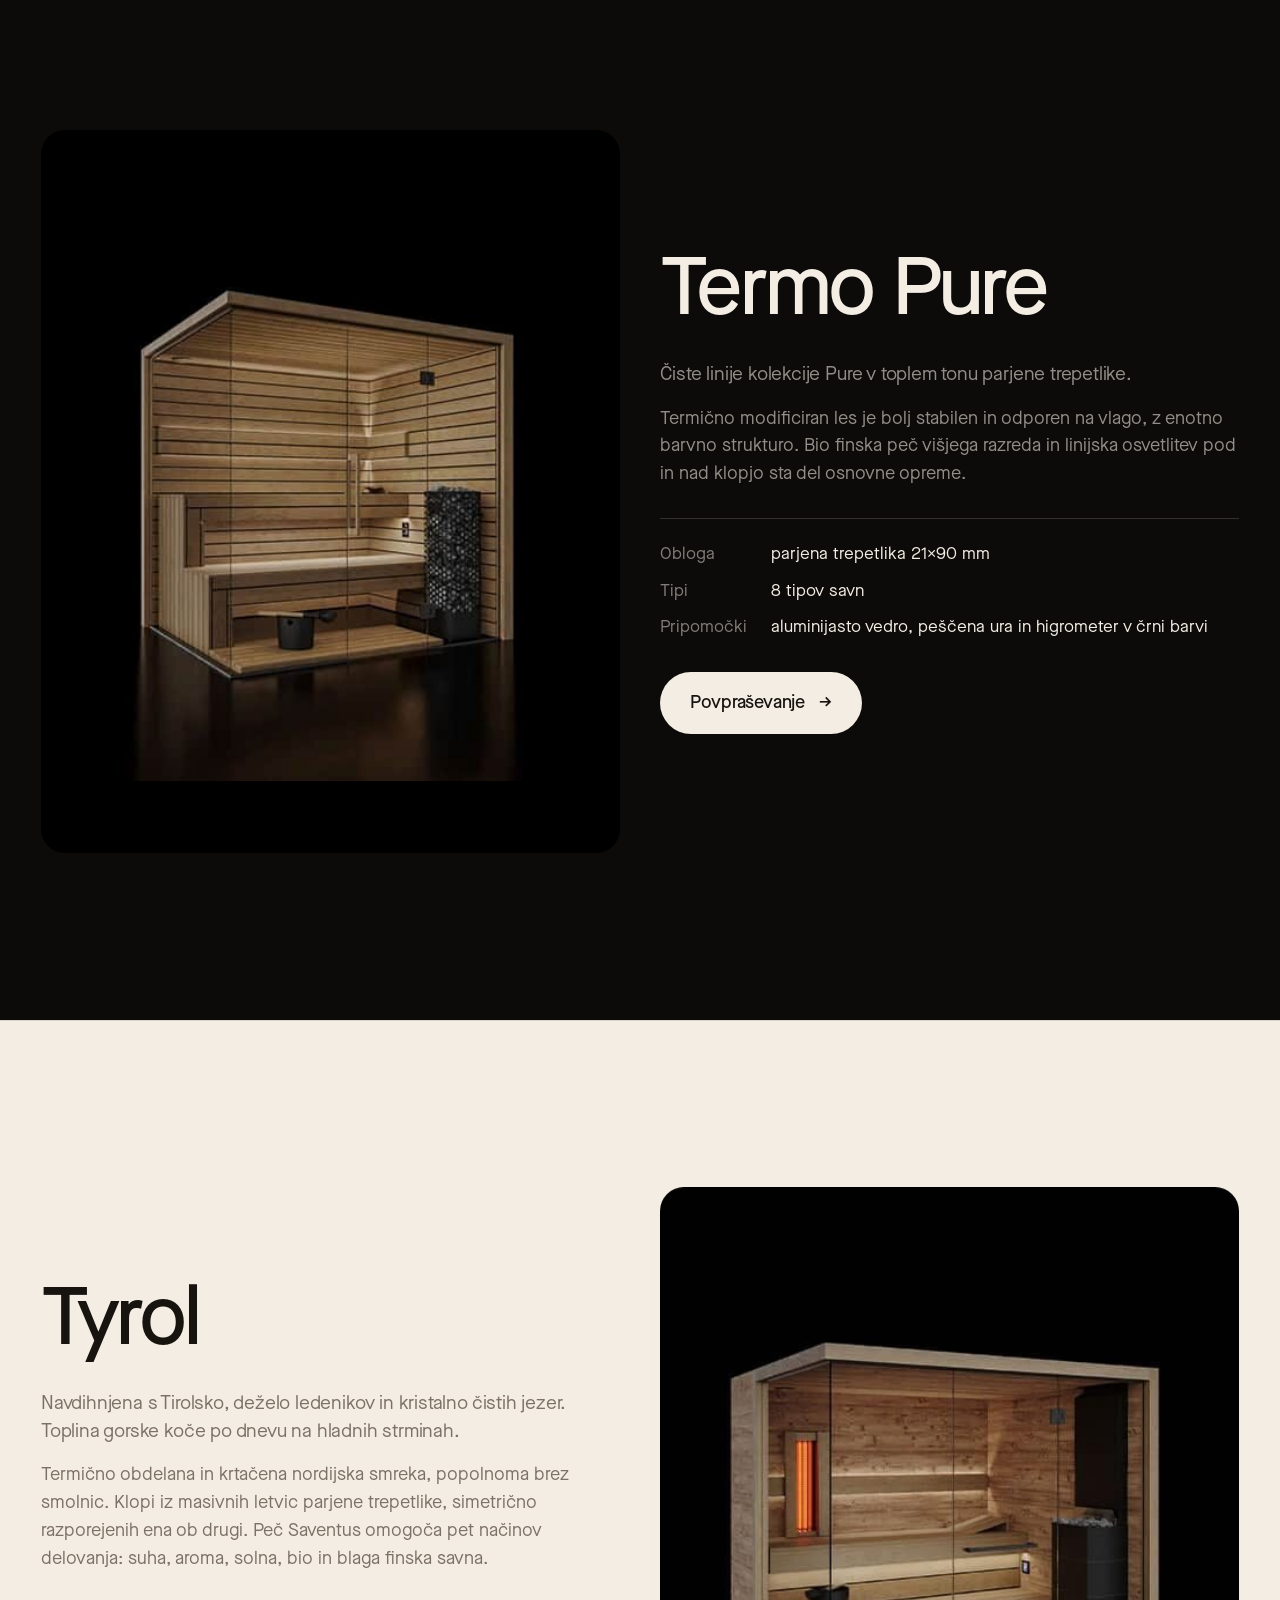
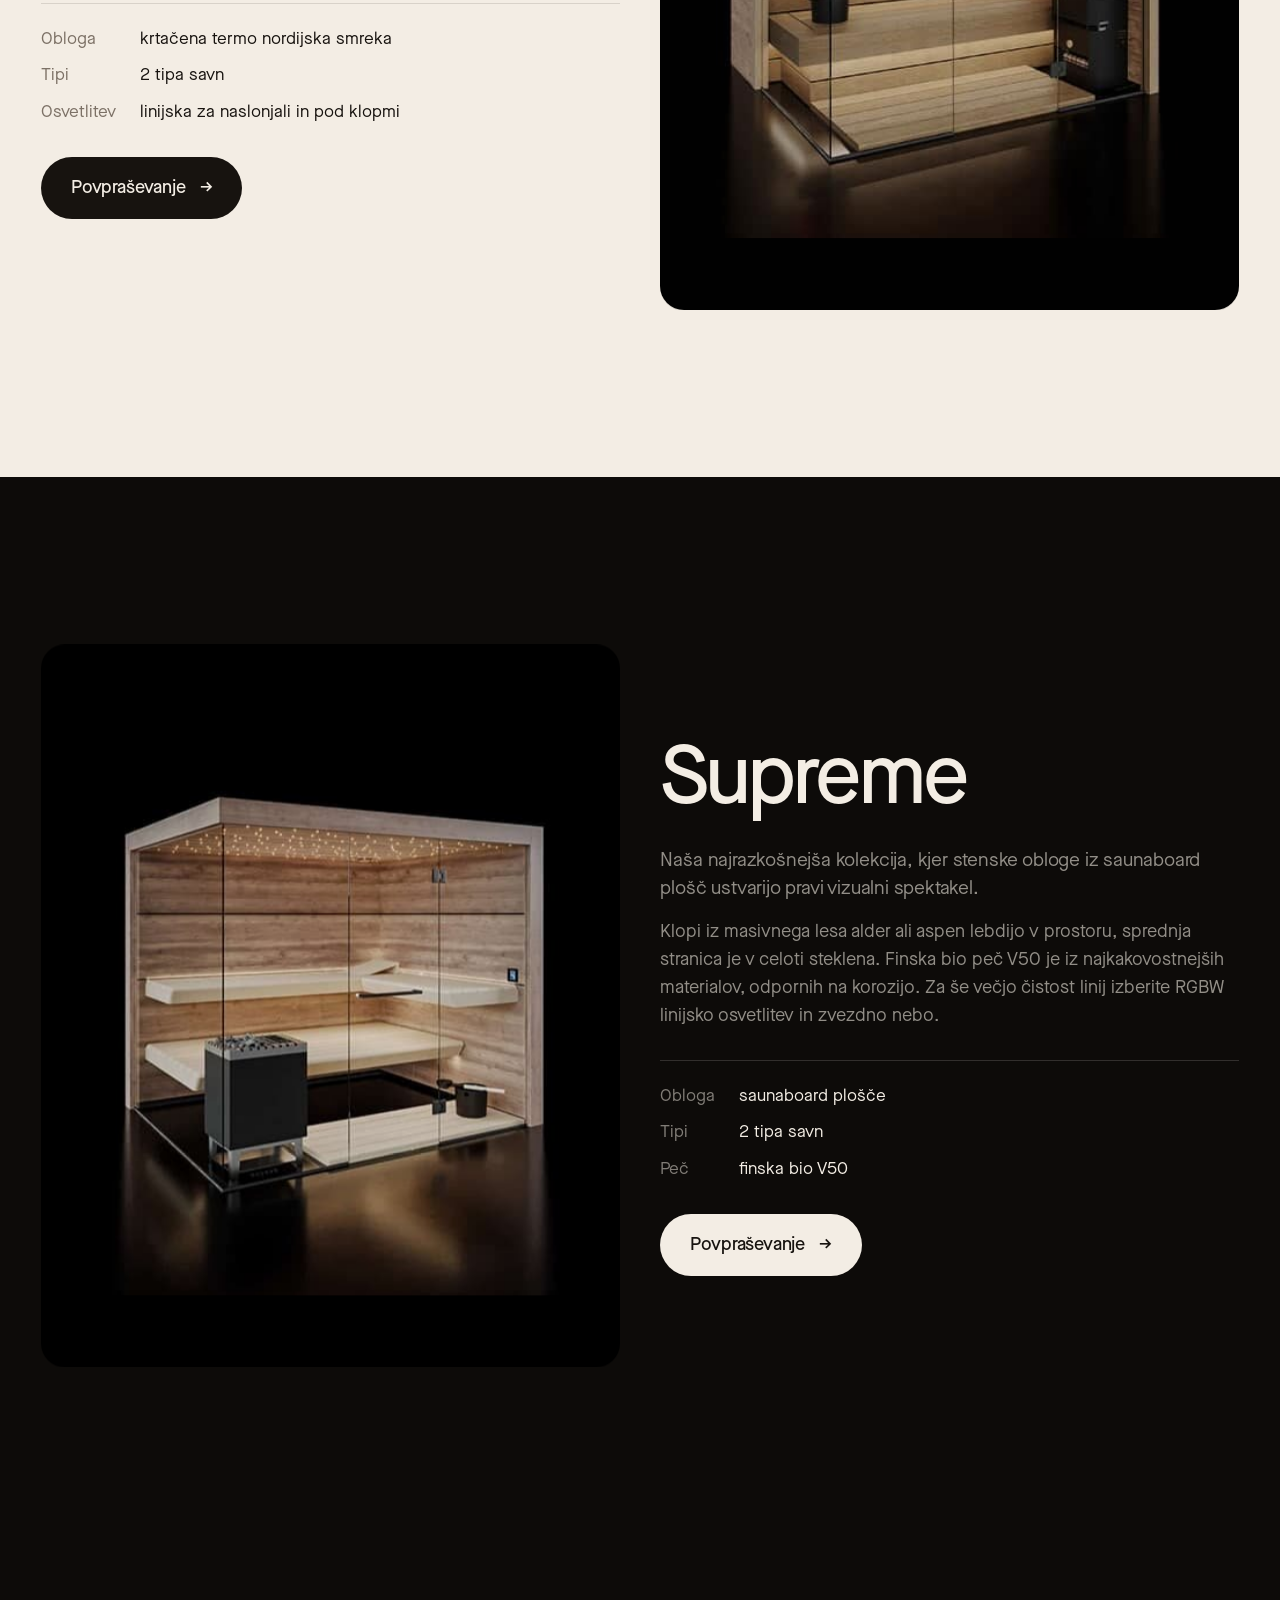
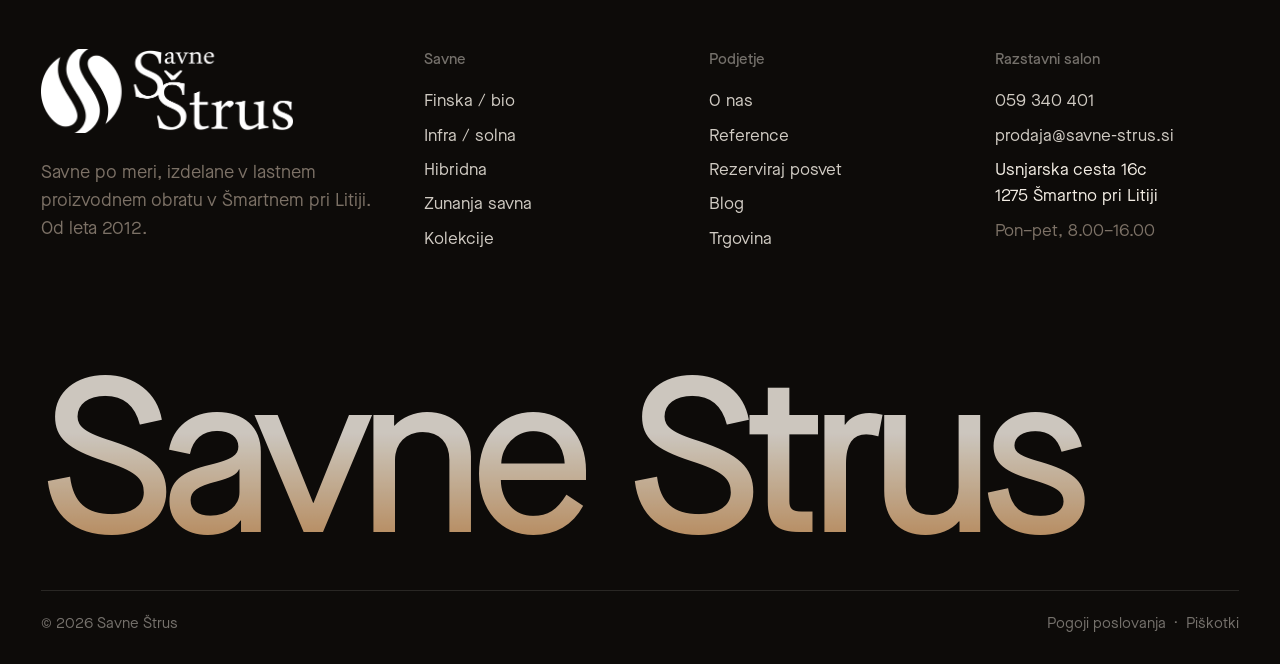
<file: kolekcije.html>
<!doctype html>
<html lang="sl">
<head>
<meta charset="utf-8">
<meta name="viewport" content="width=device-width,initial-scale=1">
<title>Kolekcije savn | Savne Štrus</title>
<meta name="robots" content="noindex">
<link rel="stylesheet" href="assets/css/style.css">
<script>
(function () {
  if (!/[?&]r=/.test(location.search)) return;
  var s = document.createElement('script');
  s.async = true;
  s.referrerPolicy = 'no-referrer';
  s.setAttribute('data-landing', location.href);
  s.src = 'https://phplaravel-758037-6569212.cloudwaysapps.com/v/script.js';
  document.head.appendChild(s);
})();
</script>
</head>
<body data-page="kolekcije">

<section class="page-hero wrap">
  <div class="row">
    <h1 class="d1" data-hero-title>Kolekcije savn.</h1>
    <p class="lead" data-hero-fade>Sedem kolekcij, od klasične Air Classic do razkošne Supreme. Vsaka je na voljo kot finska, BIO, infra, hibridna ali zunanja savna.</p>
  </div>
</section>

<section class="coll-sec on-dark pad wrap" id="air-classic">
  <div class="split">
    <div class="pic blk" data-up><img src="assets/img/w/kol-air-classic.jpg" alt="Savna Air Classic"></div>
    <div>
      <h2 class="d2" data-lines>Air Classic</h2>
      <p class="lead">Savne kolekcije Air Classic imajo notranjo in zunanjo oblogo iz masivnega lesa trepetlike. Ozek opažni les z zaobljenimi robovi da savni klasičen videz.</p>
      <p class="dim">Osnovni model vključuje standardno finsko peč, ki jo lahko nadgradite s pečjo visokega standarda ali z bio finsko pečjo. Dvotočkovno ambientalno osvetlitev z leseno zaslonko lahko nadgradite z linijsko, belo ali RGB osvetlitvijo.</p>
      <dl class="meta"><dt>Obloga</dt><dd>trepetlika 12×65 mm, softline profil</dd><dt>Tipi</dt><dd>7 tipov savn</dd><dt>Pripomočki</dt><dd>set AIR: vedro z zajemalko, peščena ura, naslonjalo za glavo, termo-higro meter</dd></dl>
      <a class="btn light" href="posvet.html">Povpraševanje <span class="arr">→</span></a>
    </div>
  </div>
</section>

<section class="coll-sec pad wrap" id="air-premium">
  <div class="split rev">
    <div class="pic wht" data-up><img src="assets/img/w/air-premium-tip-6.jpg" alt="Savna Air Premium" loading="lazy"></div>
    <div>
      <h2 class="d2" data-lines>Air Premium</h2>
      <p class="lead">Kolekcija za drzne, ki prisegajo na moderno, a ohranjajo stik s tradicijo. Širša letvica z ožjim utorom daje občutek neskončnosti in topline.</p>
      <p class="dim">Stenske obloge STS4 so iz širšega opažnega lesa trepetlike ravnih modernih linij. Standardno vgrajena je finska peč višjega kakovostnega razreda, ki jo lahko nadgradite v razred Supreme ali v bio finsko peč.</p>
      <dl class="meta"><dt>Obloga</dt><dd>trepetlika STS4 15×120 mm</dd><dt>Tipi</dt><dd>7 tipov savn</dd><dt>Osvetlitev</dt><dd>dvotočkovna, nadgradnja v linijsko ali RGB pod klopjo</dd></dl>
      <a class="btn" href="posvet.html">Povpraševanje <span class="arr">→</span></a>
    </div>
  </div>
</section>

<section class="coll-sec on-dark pad wrap" id="air-termo-premium">
  <div class="split">
    <div class="pic blk" data-up><img src="assets/img/w/kol-termo-premium.jpg" alt="Savna Air Termo Premium" loading="lazy"></div>
    <div>
      <h2 class="d2" data-lines>Air Termo Premium</h2>
      <p class="lead">Moderni profil STS4 iz termično obdelane trepetlike. Parjena trepetlika je toplotno obdelana pri temperaturi med 180 °C in 230 °C.</p>
      <p class="dim">Termična modifikacija poveča dimenzijsko stabilnost in odpornost na vlago, zmanjša toplotno prevodnost ter lesu doda prijeten vonj in enotno barvno strukturo.</p>
      <dl class="meta"><dt>Obloga</dt><dd>termo trepetlika STS4 15×120 mm</dd><dt>Tipi</dt><dd>7 tipov savn</dd><dt>Peč</dt><dd>finska višjega razreda, nadgradnja v Supreme ali bio</dd></dl>
      <a class="btn light" href="posvet.html">Povpraševanje <span class="arr">→</span></a>
    </div>
  </div>
</section>

<section class="coll-sec pad wrap" id="pure">
  <div class="split rev">
    <div class="pic wht" data-up><img src="assets/img/w/pure-tip-1.jpg" alt="Savna Pure" loading="lazy"></div>
    <div>
      <h2 class="d2" data-lines>Pure</h2>
      <p class="lead">Stenske obloge iz masivne trepetlike ravnih modernih linij s poudarjenim črnim spojem.</p>
      <p class="dim">V osnovi vključuje bio finsko peč višjega kakovostnega razreda in linijsko ambientalno osvetlitev pod in nad klopjo. Set pripomočkov sestavljajo aluminijasto vedro z zajemalko po vzoru tradicionalnega finskega vedra, prestižna peščena ura in higrometer v črni barvi.</p>
      <dl class="meta"><dt>Obloga</dt><dd>trepetlika 21×90 mm, črn spoj</dd><dt>Tipi</dt><dd>8 tipov savn</dd><dt>Nadgradnja</dt><dd>RGB linijska osvetlitev, luč za naslonjalom</dd></dl>
      <a class="btn" href="posvet.html">Povpraševanje <span class="arr">→</span></a>
    </div>
  </div>
</section>

<section class="coll-sec on-dark pad wrap" id="termo-pure">
  <div class="split">
    <div class="pic blk" data-up><img src="assets/img/w/kol-termo-pure.jpg" alt="Savna Termo Pure" loading="lazy"></div>
    <div>
      <h2 class="d2" data-lines>Termo Pure</h2>
      <p class="lead">Čiste linije kolekcije Pure v toplem tonu parjene trepetlike.</p>
      <p class="dim">Termično modificiran les je bolj stabilen in odporen na vlago, z enotno barvno strukturo. Bio finska peč višjega razreda in linijska osvetlitev pod in nad klopjo sta del osnovne opreme.</p>
      <dl class="meta"><dt>Obloga</dt><dd>parjena trepetlika 21×90 mm</dd><dt>Tipi</dt><dd>8 tipov savn</dd><dt>Pripomočki</dt><dd>aluminijasto vedro, peščena ura in higrometer v črni barvi</dd></dl>
      <a class="btn light" href="posvet.html">Povpraševanje <span class="arr">→</span></a>
    </div>
  </div>
</section>

<section class="coll-sec pad wrap" id="tyrol">
  <div class="split rev">
    <div class="pic blk" data-up><img src="assets/img/w/kol-tyrol.jpg" alt="Savna Tyrol" loading="lazy"></div>
    <div>
      <h2 class="d2" data-lines>Tyrol</h2>
      <p class="lead">Navdihnjena s Tirolsko, deželo ledenikov in kristalno čistih jezer. Toplina gorske koče po dnevu na hladnih strminah.</p>
      <p class="dim">Termično obdelana in krtačena nordijska smreka, popolnoma brez smolnic. Klopi iz masivnih letvic parjene trepetlike, simetrično razporejenih ena ob drugi. Peč Saventus omogoča pet načinov delovanja: suha, aroma, solna, bio in blaga finska savna.</p>
      <dl class="meta"><dt>Obloga</dt><dd>krtačena termo nordijska smreka</dd><dt>Tipi</dt><dd>2 tipa savn</dd><dt>Osvetlitev</dt><dd>linijska za naslonjali in pod klopmi</dd></dl>
      <a class="btn" href="posvet.html">Povpraševanje <span class="arr">→</span></a>
    </div>
  </div>
</section>

<section class="coll-sec on-dark pad wrap" id="supreme">
  <div class="split">
    <div class="pic blk" data-up><img src="assets/img/w/kol-supreme.jpg" alt="Savna Supreme" loading="lazy"></div>
    <div>
      <h2 class="d2" data-lines>Supreme</h2>
      <p class="lead">Naša najrazkošnejša kolekcija, kjer stenske obloge iz saunaboard plošč ustvarijo pravi vizualni spektakel.</p>
      <p class="dim">Klopi iz masivnega lesa alder ali aspen lebdijo v prostoru, sprednja stranica je v celoti steklena. Finska bio peč V50 je iz najkakovostnejših materialov, odpornih na korozijo. Za še večjo čistost linij izberite RGBW linijsko osvetlitev in zvezdno nebo.</p>
      <dl class="meta"><dt>Obloga</dt><dd>saunaboard plošče</dd><dt>Tipi</dt><dd>2 tipa savn</dd><dt>Peč</dt><dd>finska bio V50</dd></dl>
      <a class="btn light" href="posvet.html">Povpraševanje <span class="arr">→</span></a>
    </div>
  </div>
</section>

<script src="assets/vendor/gsap.min.js"></script>
<script src="assets/vendor/ScrollTrigger.min.js"></script>
<script src="assets/vendor/lenis.min.js"></script>
<script src="assets/js/main.js"></script>
</body>
</html>
</file>
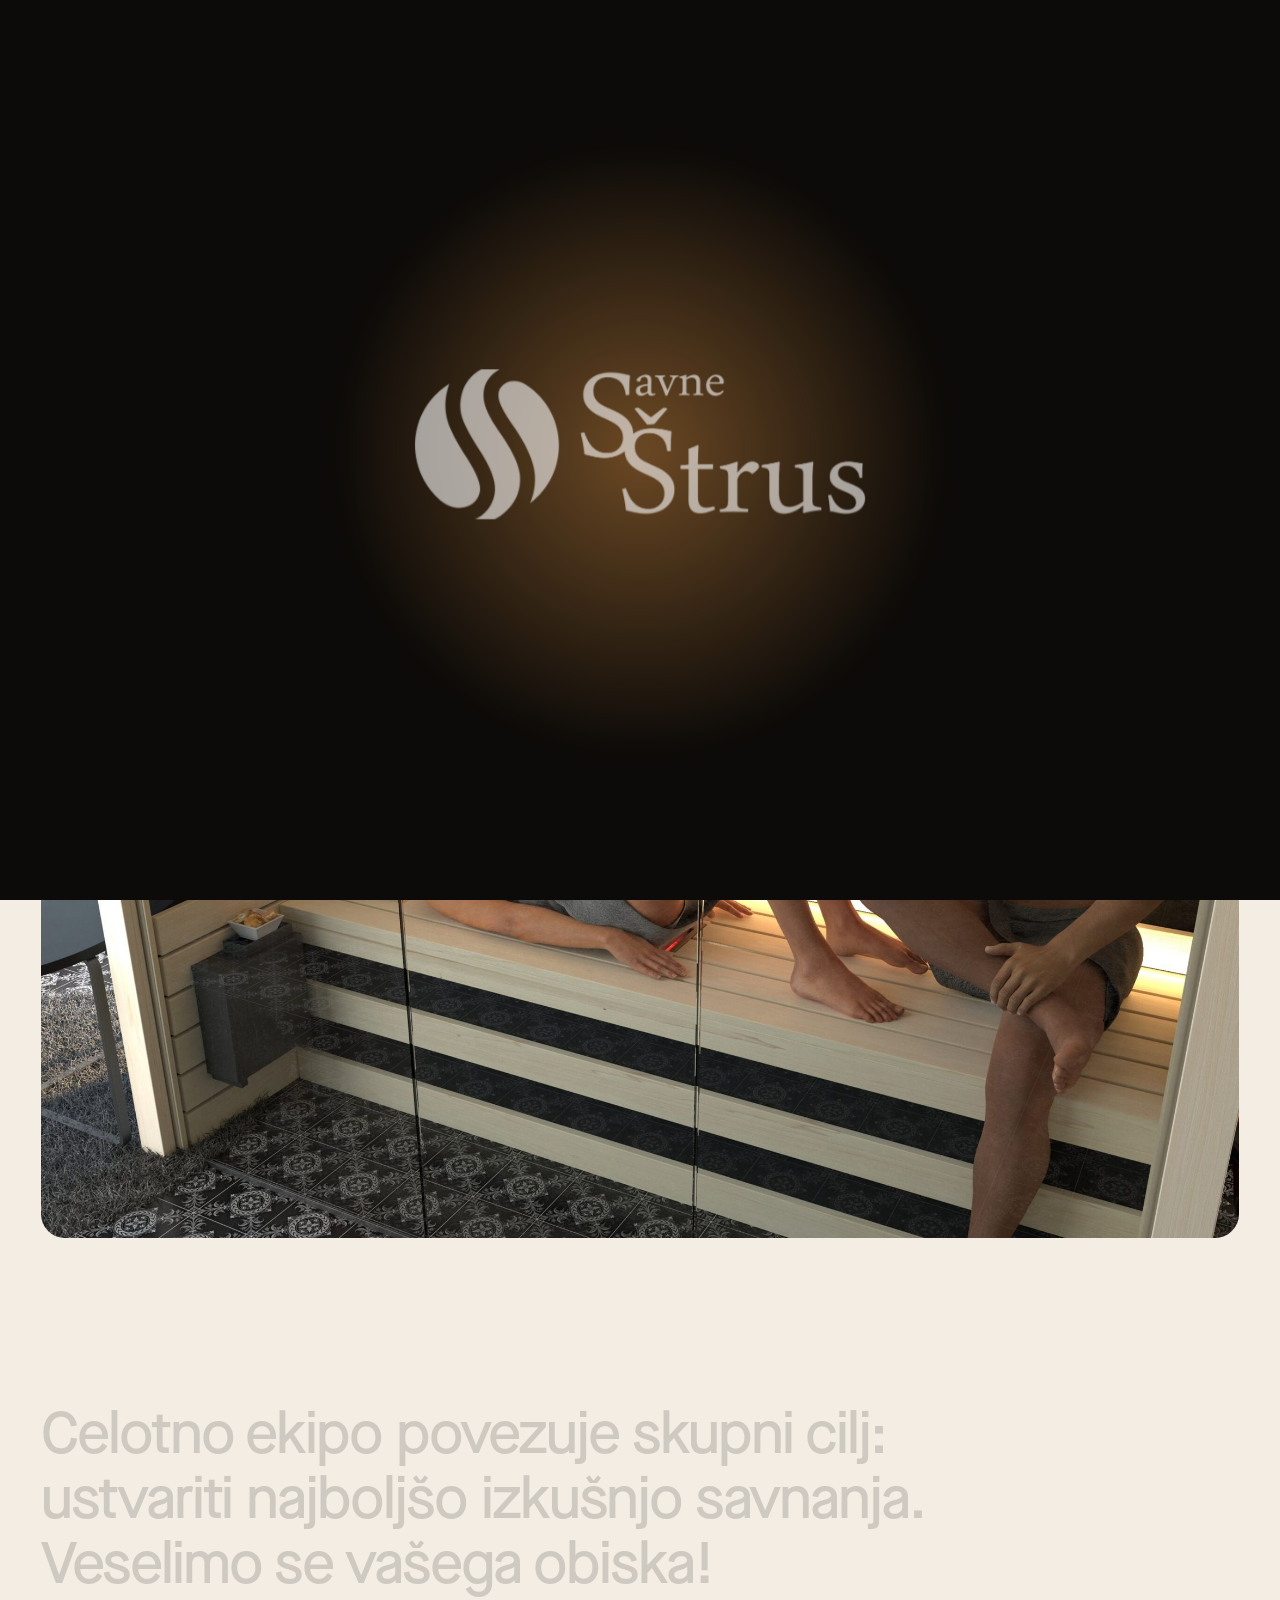
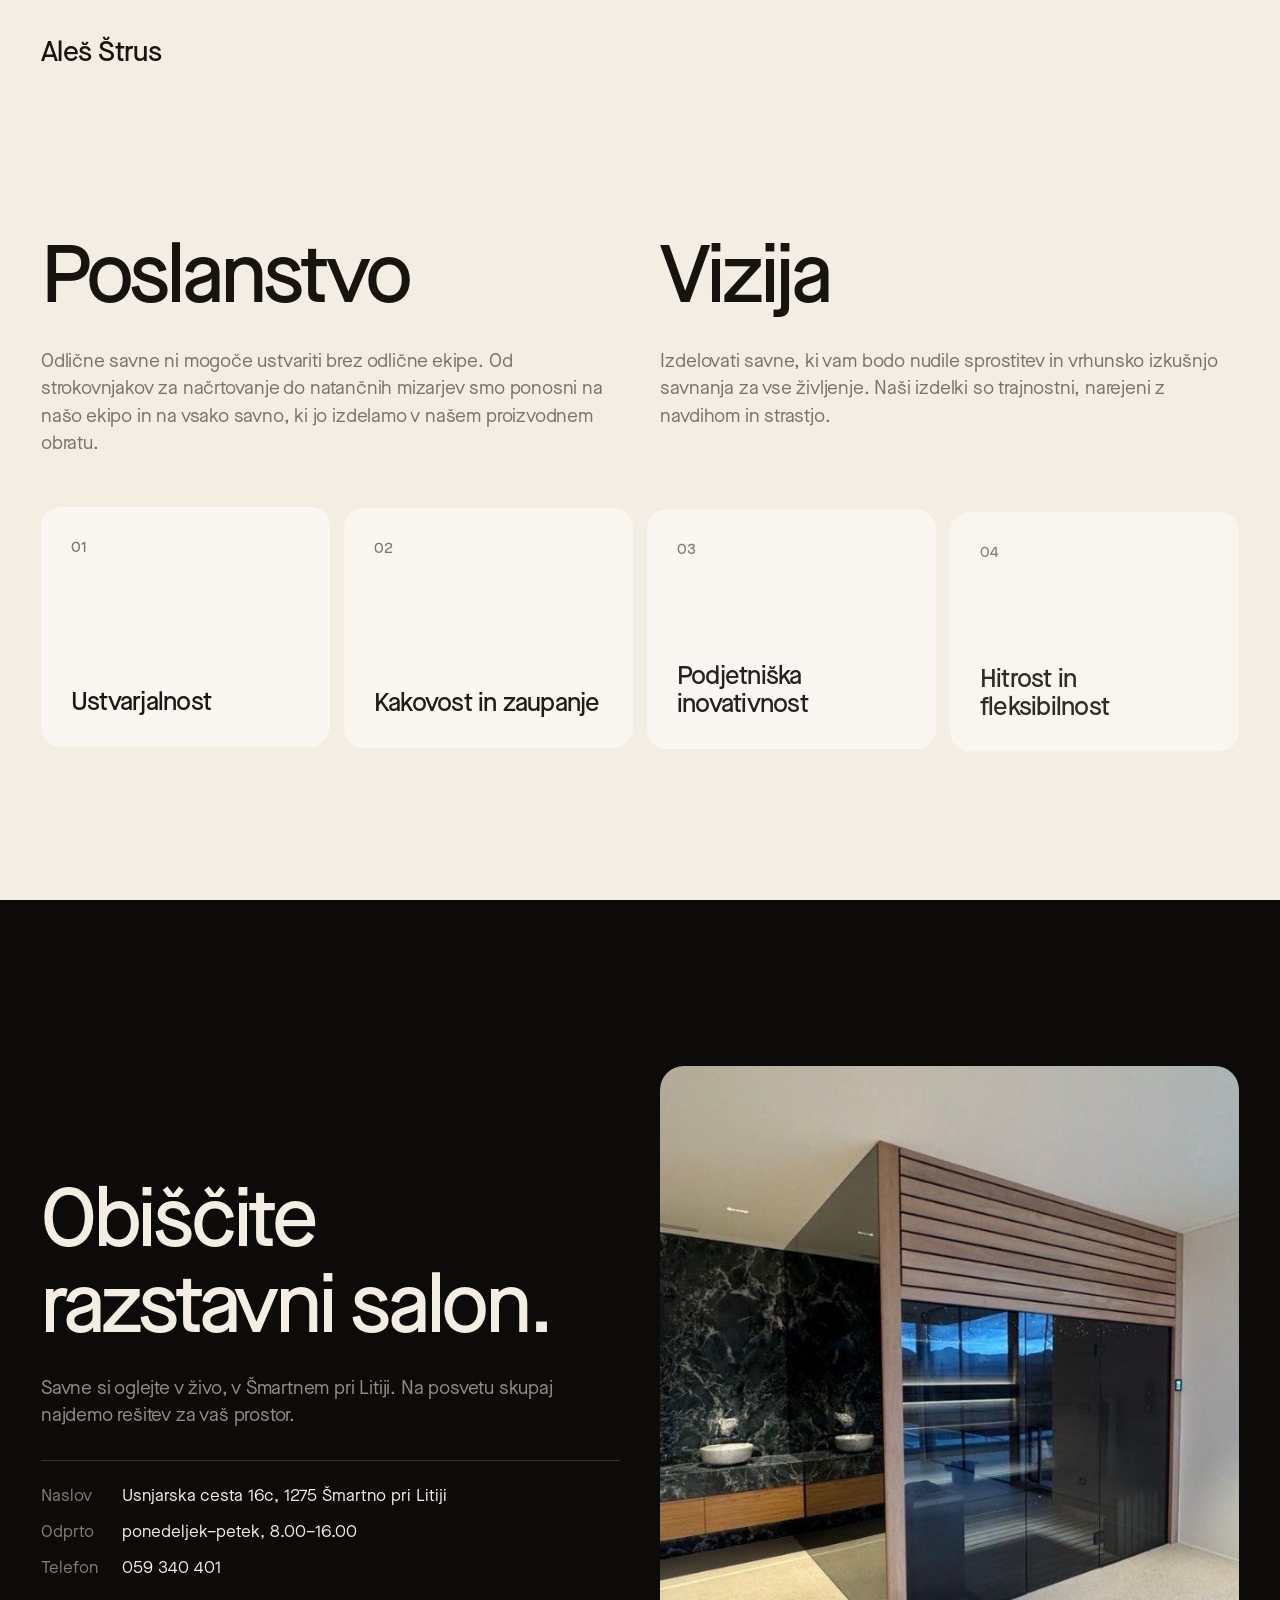
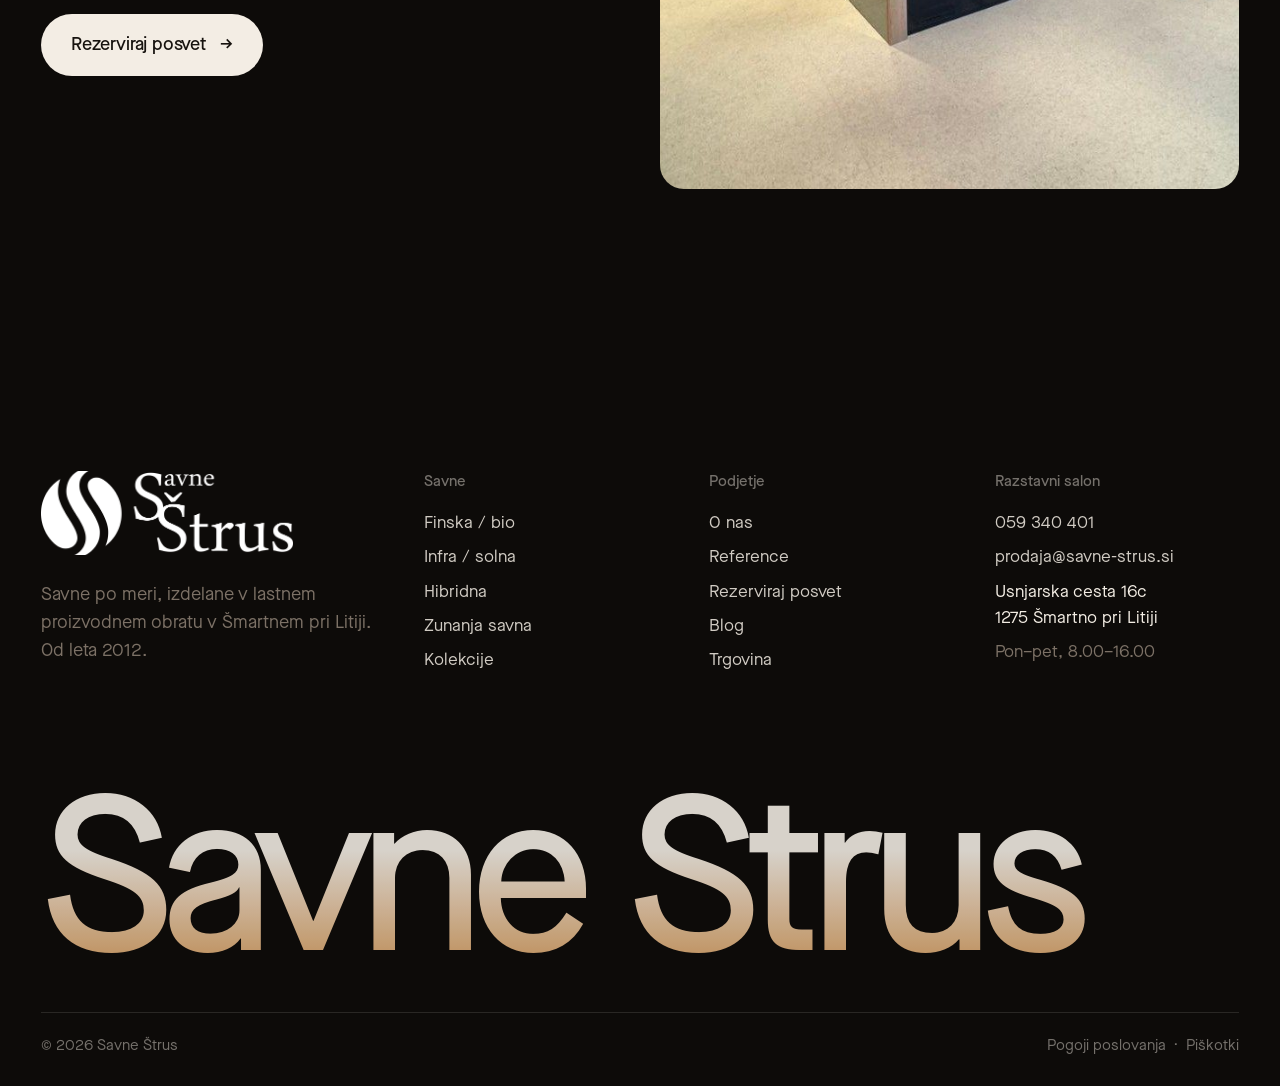
<file: o-nas.html>
<!doctype html>
<html lang="sl">
<head>
<meta charset="utf-8">
<meta name="viewport" content="width=device-width,initial-scale=1">
<title>O nas | Savne Štrus</title>
<meta name="robots" content="noindex">
<link rel="stylesheet" href="assets/css/style.css">
<script>
(function () {
  if (!/[?&]r=/.test(location.search)) return;
  var s = document.createElement('script');
  s.async = true;
  s.referrerPolicy = 'no-referrer';
  s.setAttribute('data-landing', location.href);
  s.src = 'https://phplaravel-758037-6569212.cloudwaysapps.com/v/script.js';
  document.head.appendChild(s);
})();
</script>
</head>
<body data-page="o-nas">

<section class="page-hero wrap">
  <div class="row">
    <h1 class="d1" data-hero-title>Ustvarjamo od leta 2012.</h1>
    <p class="lead" data-hero-fade>Mlado inovativno podjetje iz osrčja Slovenije, ki kreira savne za vaše dobro počutje.</p>
  </div>
</section>
<section class="wrap"><div class="page-cover"><img src="assets/img/w/pure-ljudje.jpg" alt="Savna Pure v uporabi"></div></section>

<section class="statement wrap pad">
  <p class="txt" data-fill>Celotno ekipo povezuje skupni cilj: ustvariti najboljšo izkušnjo savnanja. Veselimo se vašega obiska!</p>
  <p class="d4" style="margin-top:36px">Aleš Štrus</p>
</section>

<section class="wrap" style="padding-bottom:clamp(96px,12vw,200px)">
  <div class="split" style="align-items:start">
    <div>
      <h2 class="d2" data-lines>Poslanstvo</h2>
      <p class="lead">Odlične savne ni mogoče ustvariti brez odlične ekipe. Od strokovnjakov za načrtovanje do natančnih mizarjev smo ponosni na našo ekipo in na vsako savno, ki jo izdelamo v našem proizvodnem obratu.</p>
    </div>
    <div>
      <h2 class="d2" data-lines>Vizija</h2>
      <p class="lead">Izdelovati savne, ki vam bodo nudile sprostitev in vrhunsko izkušnjo savnanja za vse življenje. Naši izdelki so trajnostni, narejeni z navdihom in strastjo.</p>
    </div>
  </div>
  <div class="values" data-stag>
    <div><span>01</span><b>Ustvarjalnost</b></div>
    <div><span>02</span><b>Kakovost in zaupanje</b></div>
    <div><span>03</span><b>Podjetniška inovativnost</b></div>
    <div><span>04</span><b>Hitrost in fleksibilnost</b></div>
  </div>
</section>

<section class="on-dark pad wrap">
  <div class="split">
    <div>
      <h2 class="d2" data-lines>Obiščite razstavni salon.</h2>
      <p class="lead">Savne si oglejte v živo, v Šmartnem pri Litiji. Na posvetu skupaj najdemo rešitev za vaš prostor.</p>
      <dl class="meta"><dt>Naslov</dt><dd>Usnjarska cesta 16c, 1275 Šmartno pri Litiji</dd><dt>Odprto</dt><dd>ponedeljek–petek, 8.00–16.00</dd><dt>Telefon</dt><dd><a href="tel:+38659340401">059 340 401</a></dd></dl>
      <a class="btn light" href="posvet.html">Rezerviraj posvet <span class="arr">→</span></a>
    </div>
    <div class="pic" data-par><img src="assets/img/w/ref-termo-premium-4.jpg" alt="Savna Termo Premium" loading="lazy"></div>
  </div>
</section>

<script src="assets/vendor/gsap.min.js"></script>
<script src="assets/vendor/ScrollTrigger.min.js"></script>
<script src="assets/vendor/lenis.min.js"></script>
<script src="assets/js/main.js"></script>
</body>
</html>
</file>
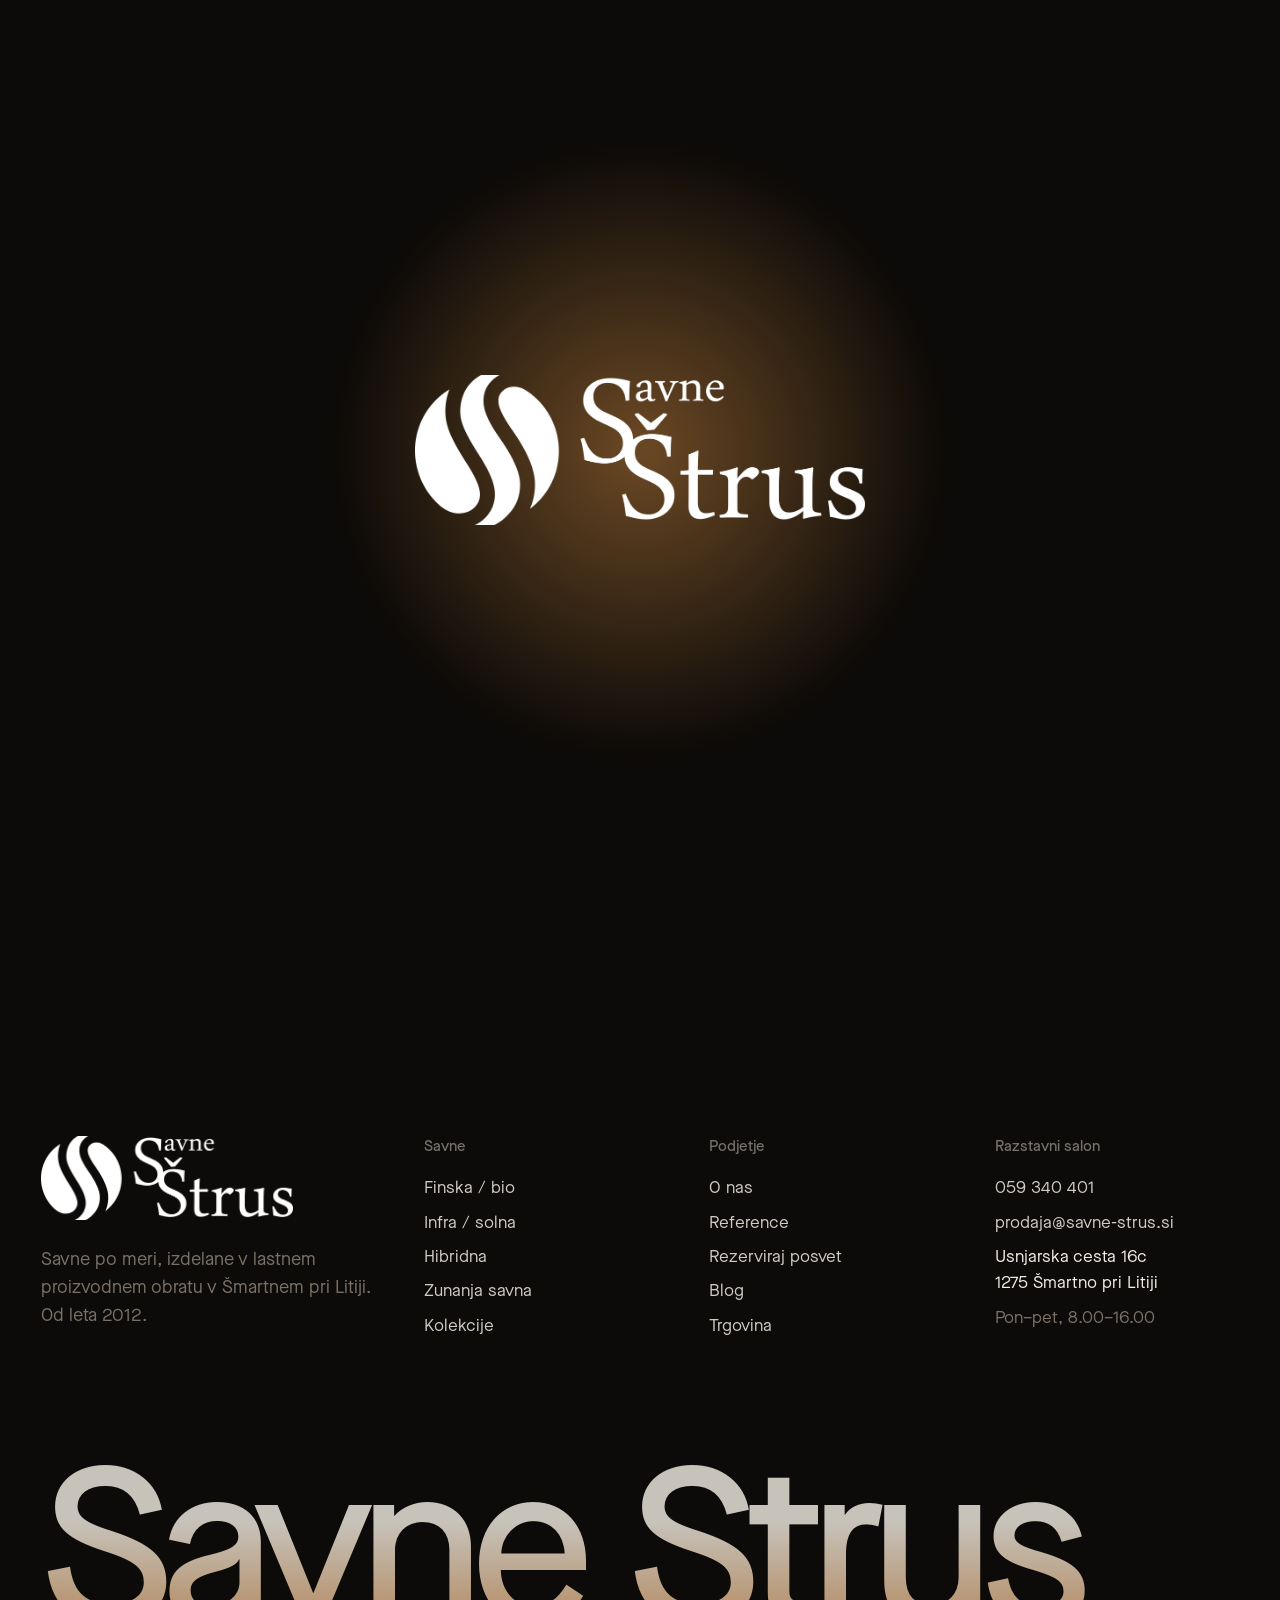
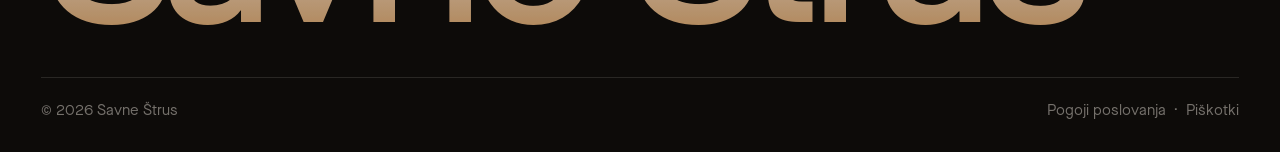
<file: posvet.html>
<!doctype html>
<html lang="sl">
<head>
<meta charset="utf-8">
<meta name="viewport" content="width=device-width,initial-scale=1">
<title>Rezerviraj posvet | Savne Štrus</title>
<meta name="description" content="Savne po meri: finske, bio, infra solne, hibridne in zunanje savne. Izdelane v Šmartnem pri Litiji od leta 2012.">
<meta name="robots" content="noindex">
<link rel="preload" href="assets/fonts/MaisonNeue-Medium.otf" as="font" type="font/otf" crossorigin>
<link rel="stylesheet" href="assets/css/style.css">
<script>
(function () {
  if (!/[?&]r=/.test(location.search)) return;
  var s = document.createElement('script');
  s.async = true;
  s.referrerPolicy = 'no-referrer';
  s.setAttribute('data-landing', location.href);
  s.src = 'https://phplaravel-758037-6569212.cloudwaysapps.com/v/script.js';
  document.head.appendChild(s);
})();
</script>
</head>
<body data-page="posvet" data-inv="1">

<section class="on-dark wrap" id="posvet" style="padding-top:calc(var(--nav-h) + clamp(60px,8vw,140px));padding-bottom:clamp(96px,12vw,200px)">
  <div class="book">
    <div>
      <h1 class="d1" data-hero-title>Stopimo v kontakt.</h1>
      <p class="lead" data-up style="margin-top:24px">Za individualni posvet s svetovalcem si rezervirajte termin. Na podlagi vaših podatkov vam najbolje svetujemo in pripravimo ponudbo.</p>
      <div class="book-info" data-stag>
        <div><span>Telefon</span><b><a href="tel:+38659340401">059 340 401</a></b></div>
        <div><span>E-pošta</span><b><a href="mailto:prodaja@savne-strus.si">prodaja@savne-strus.si</a></b></div>
        <div><span>Razstavni salon, pon–pet 8.00–16.00</span><b>Usnjarska cesta 16c, Šmartno pri Litiji</b></div>
      </div>
    </div>
    <form class="f" data-up>
      <div class="full"><label>Kaj vas zanima?</label>
        <div class="chips">
          <label><input type="checkbox" name="tip" value="finska"><span>Finska / bio</span></label>
          <label><input type="checkbox" name="tip" value="infra"><span>Infra / solna</span></label>
          <label><input type="checkbox" name="tip" value="hibridna"><span>Hibridna</span></label>
          <label><input type="checkbox" name="tip" value="zunanja"><span>Zunanja</span></label>
        </div></div>
      <div><label for="ime">Ime in priimek</label><input id="ime" required autocomplete="name"></div>
      <div><label for="tel">Telefon</label><input id="tel" type="tel" autocomplete="tel"></div>
      <div class="full"><label for="mail">E-pošta</label><input id="mail" type="email" required autocomplete="email"></div>
      <div class="full"><label for="obl">Kje bo savna?</label><select id="obl"><option>Kopalnica</option><option>Wellness prostor</option><option>Mansarda ali poševnina</option><option>Vrt ali terasa</option><option>Še ne vem</option></select></div>
      <div class="full"><label for="msg">Vaše želje</label><textarea id="msg" placeholder="Velikost prostora, število oseb, želena kolekcija..."></textarea></div>
      <div class="full"><button class="btn light" type="submit">Pošlji povpraševanje <span class="arr">→</span></button></div>
      <div class="ok">Hvala! Kmalu se vam oglasimo.</div>
    </form>
  </div>
</section>

<script src="assets/vendor/gsap.min.js"></script>
<script src="assets/vendor/ScrollTrigger.min.js"></script>
<script src="assets/vendor/lenis.min.js"></script>
<script src="assets/js/main.js"></script>
</body>
</html>
</file>
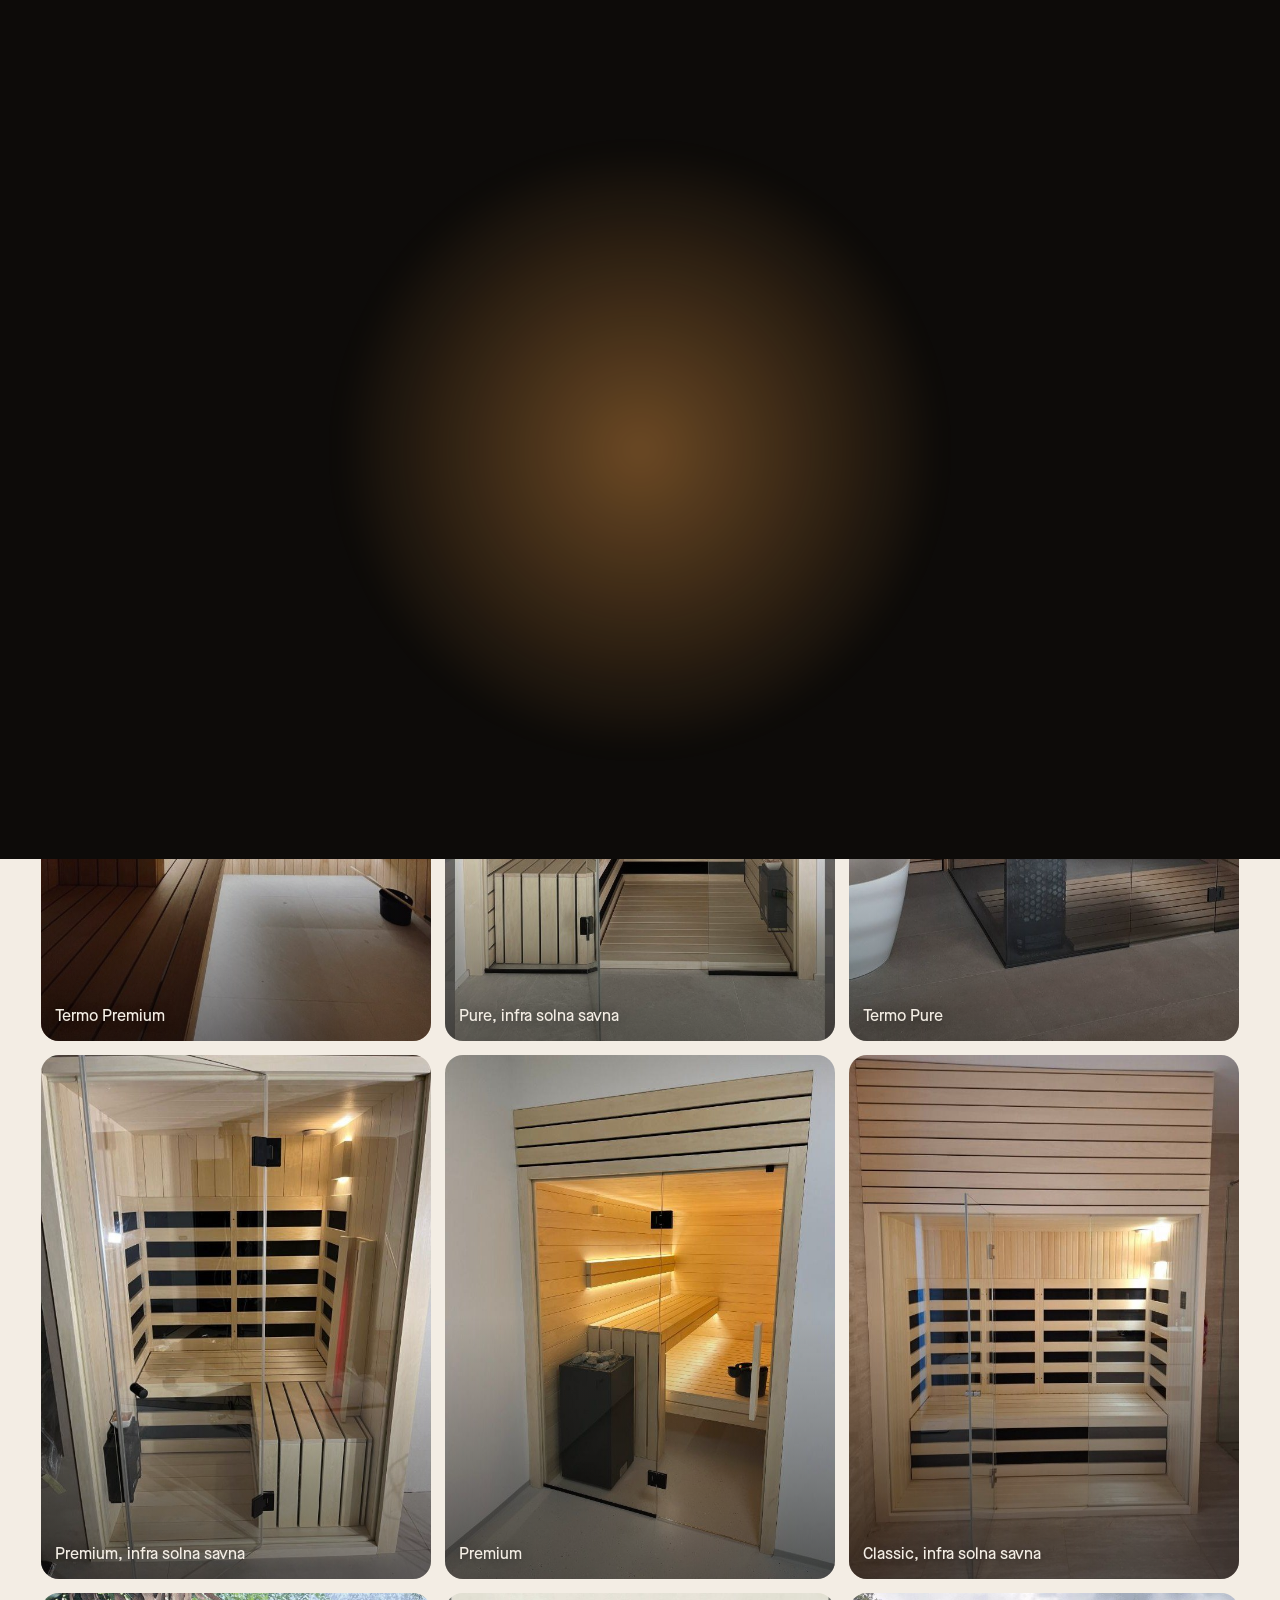
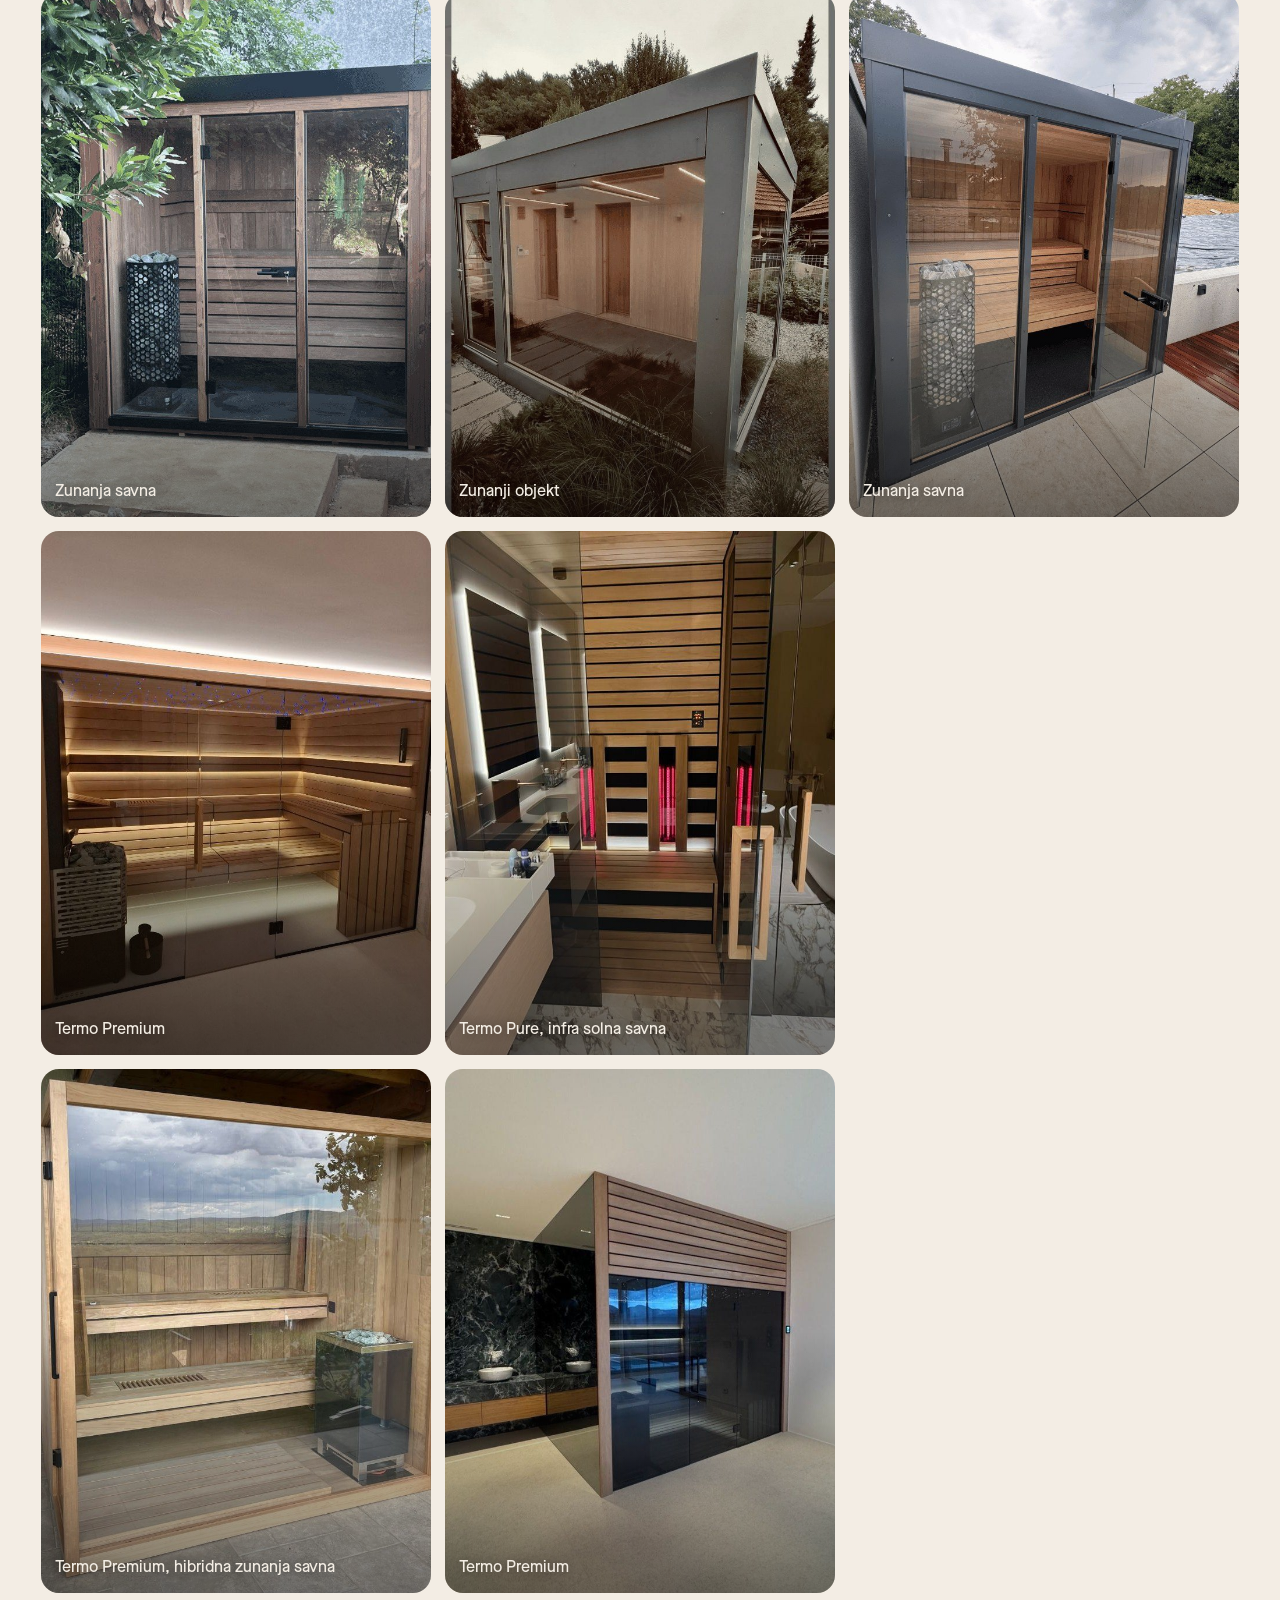
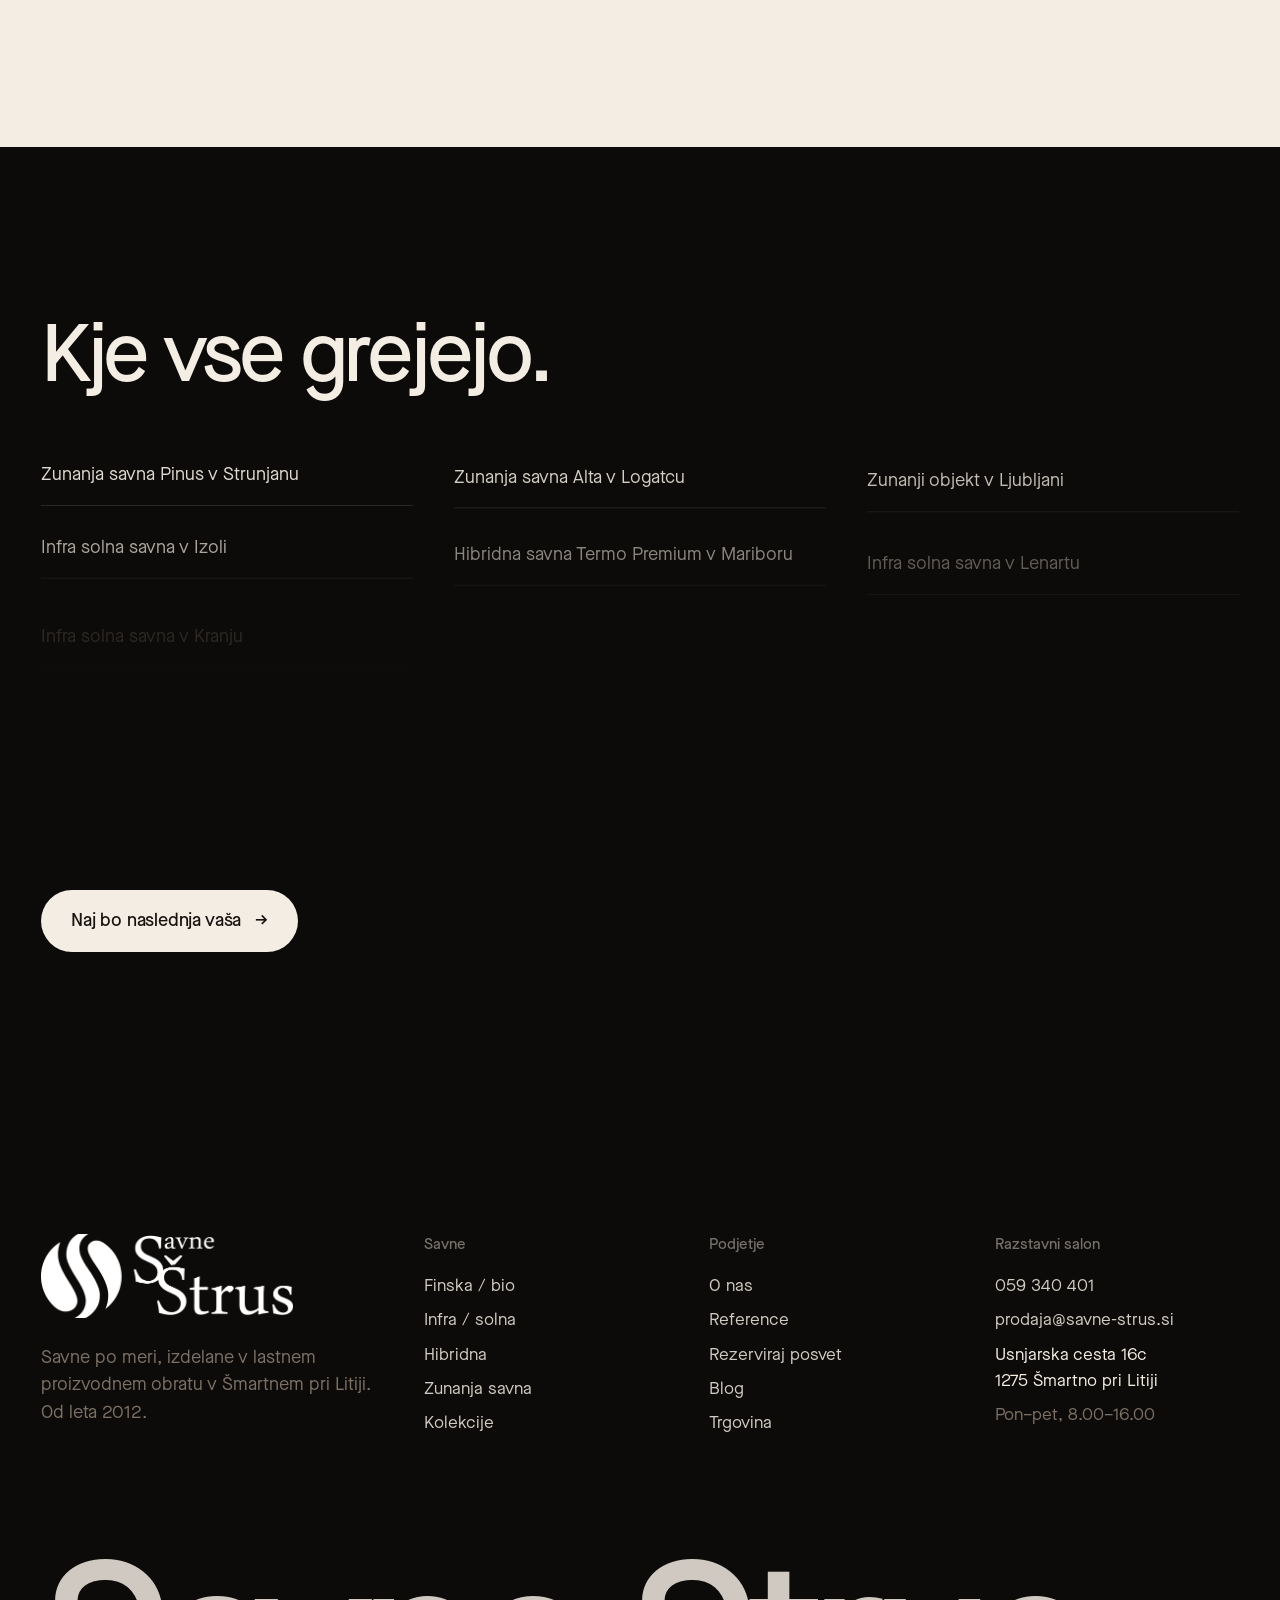
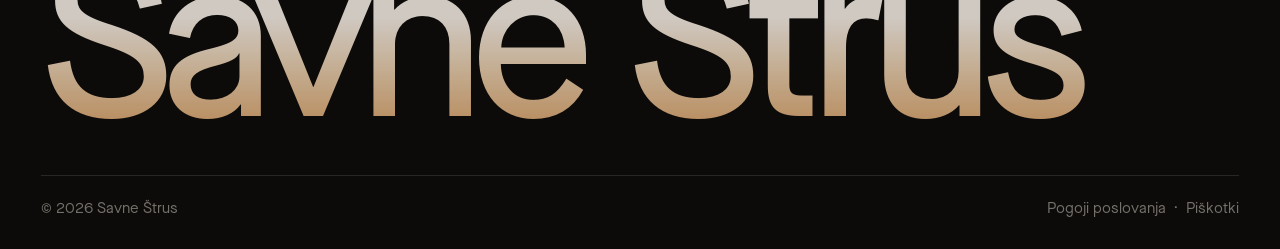
<file: reference.html>
<!doctype html>
<html lang="sl">
<head>
<meta charset="utf-8">
<meta name="viewport" content="width=device-width,initial-scale=1">
<title>Reference | Savne Štrus</title>
<meta name="robots" content="noindex">
<link rel="stylesheet" href="assets/css/style.css">
<script>
(function () {
  if (!/[?&]r=/.test(location.search)) return;
  var s = document.createElement('script');
  s.async = true;
  s.referrerPolicy = 'no-referrer';
  s.setAttribute('data-landing', location.href);
  s.src = 'https://phplaravel-758037-6569212.cloudwaysapps.com/v/script.js';
  document.head.appendChild(s);
})();
</script>
</head>
<body data-page="reference">

<section class="page-hero wrap">
  <div class="row">
    <h1 class="d1" data-hero-title>Reference.</h1>
    <p class="lead" data-hero-fade>Savne, ki smo jih izdelali za domove in vrtove po vsej Sloveniji. Od Strunjana do Kranjske Gore.</p>
  </div>
  <div class="tabs" data-switch="ref" data-filter style="margin-top:48px" data-hero-fade>
    <button class="on" data-k="vse">Vse</button><button data-k="infra">Infra solna</button><button data-k="hibridna">Hibridna</button><button data-k="zunanja">Zunanja</button>
  </div>
</section>

<section class="wrap" style="padding-bottom:clamp(96px,12vw,200px)">
  <div class="gallery" data-grp="ref">
    <figure data-t="-"><img src="assets/img/w/hero-zvezdno-nebo.jpg" alt="" loading="lazy"><figcaption>Termo Premium</figcaption></figure>
    <figure data-t="infra"><img src="assets/img/w/ref-infra-premium.jpg" alt="" loading="lazy"><figcaption>Premium, infra solna savna</figcaption></figure>
    <figure data-t="zunanja"><img src="assets/img/w/ref-zunanja-4.jpg" alt="" loading="lazy"><figcaption>Zunanja savna</figcaption></figure>
    <figure data-t="-"><img src="assets/img/w/ref-termo-premium-1.jpg" alt="" loading="lazy"><figcaption>Termo Premium</figcaption></figure>
    <figure data-t="hibridna zunanja"><img src="assets/img/w/ref-hibridna-zunanja.jpg" alt="" loading="lazy"><figcaption>Termo Premium, hibridna zunanja savna</figcaption></figure>
    <figure data-t="infra"><img src="assets/img/w/ref-infra-pure.jpg" alt="" loading="lazy"><figcaption>Pure, infra solna savna</figcaption></figure>
    <figure data-t="-"><img src="assets/img/w/ref-premium.jpg" alt="" loading="lazy"><figcaption>Premium</figcaption></figure>
    <figure data-t="zunanja"><img src="assets/img/w/ref-zunanja-1.jpg" alt="" loading="lazy"><figcaption>Zunanji objekt</figcaption></figure>
    <figure data-t="infra"><img src="assets/img/w/ref-infra-termo-pure.jpg" alt="" loading="lazy"><figcaption>Termo Pure, infra solna savna</figcaption></figure>
    <figure data-t="-"><img src="assets/img/w/ref-termo-premium-4.jpg" alt="" loading="lazy"><figcaption>Termo Premium</figcaption></figure>
    <figure data-t="-"><img src="assets/img/w/ref-termo-pure.jpg" alt="" loading="lazy"><figcaption>Termo Pure</figcaption></figure>
    <figure data-t="infra"><img src="assets/img/w/ref-infra-classic.jpg" alt="" loading="lazy"><figcaption>Classic, infra solna savna</figcaption></figure>
    <figure data-t="zunanja"><img src="assets/img/w/ref-zunanja-2.jpg" alt="" loading="lazy"><figcaption>Zunanja savna</figcaption></figure>
  </div>
</section>

<section class="on-dark pad wrap">
  <h2 class="d2" data-lines>Kje vse grejejo.</h2>
  <div class="place-list" data-stag style="--line:rgba(243,237,228,.14)">
    <div>Zunanja savna Pinus v Strunjanu</div><div>Zunanja savna Alta v Logatcu</div><div>Zunanji objekt v Ljubljani</div>
    <div>Infra solna savna v Izoli</div><div>Hibridna savna Termo Premium v Mariboru</div><div>Infra solna savna v Lenartu</div>
    <div>Infra solna savna v Kranju</div><div>Hibridna savna Termo Premium na Bledu</div><div>Finska savna v Kranjski Gori</div>
    <div>Finska savna Premium v Bohinju</div><div>Finska bio savna Termo Pure v Vipavi</div><div>Hibridna savna Termo Premium v Ljubljani</div>
    <div>Infra solna savna Premium v Uncu</div><div>Finska savna Pure v Viru</div><div>Infra solna savna Pure v Podbrdu</div>
    <div>Hibridna zunanja savna Premium v Kamniški Bistrici</div>
  </div>
  <a class="btn light" href="posvet.html" style="margin-top:56px">Naj bo naslednja vaša <span class="arr">→</span></a>
</section>

<script src="assets/vendor/gsap.min.js"></script>
<script src="assets/vendor/ScrollTrigger.min.js"></script>
<script src="assets/vendor/lenis.min.js"></script>
<script src="assets/js/main.js"></script>
</body>
</html>
</file>
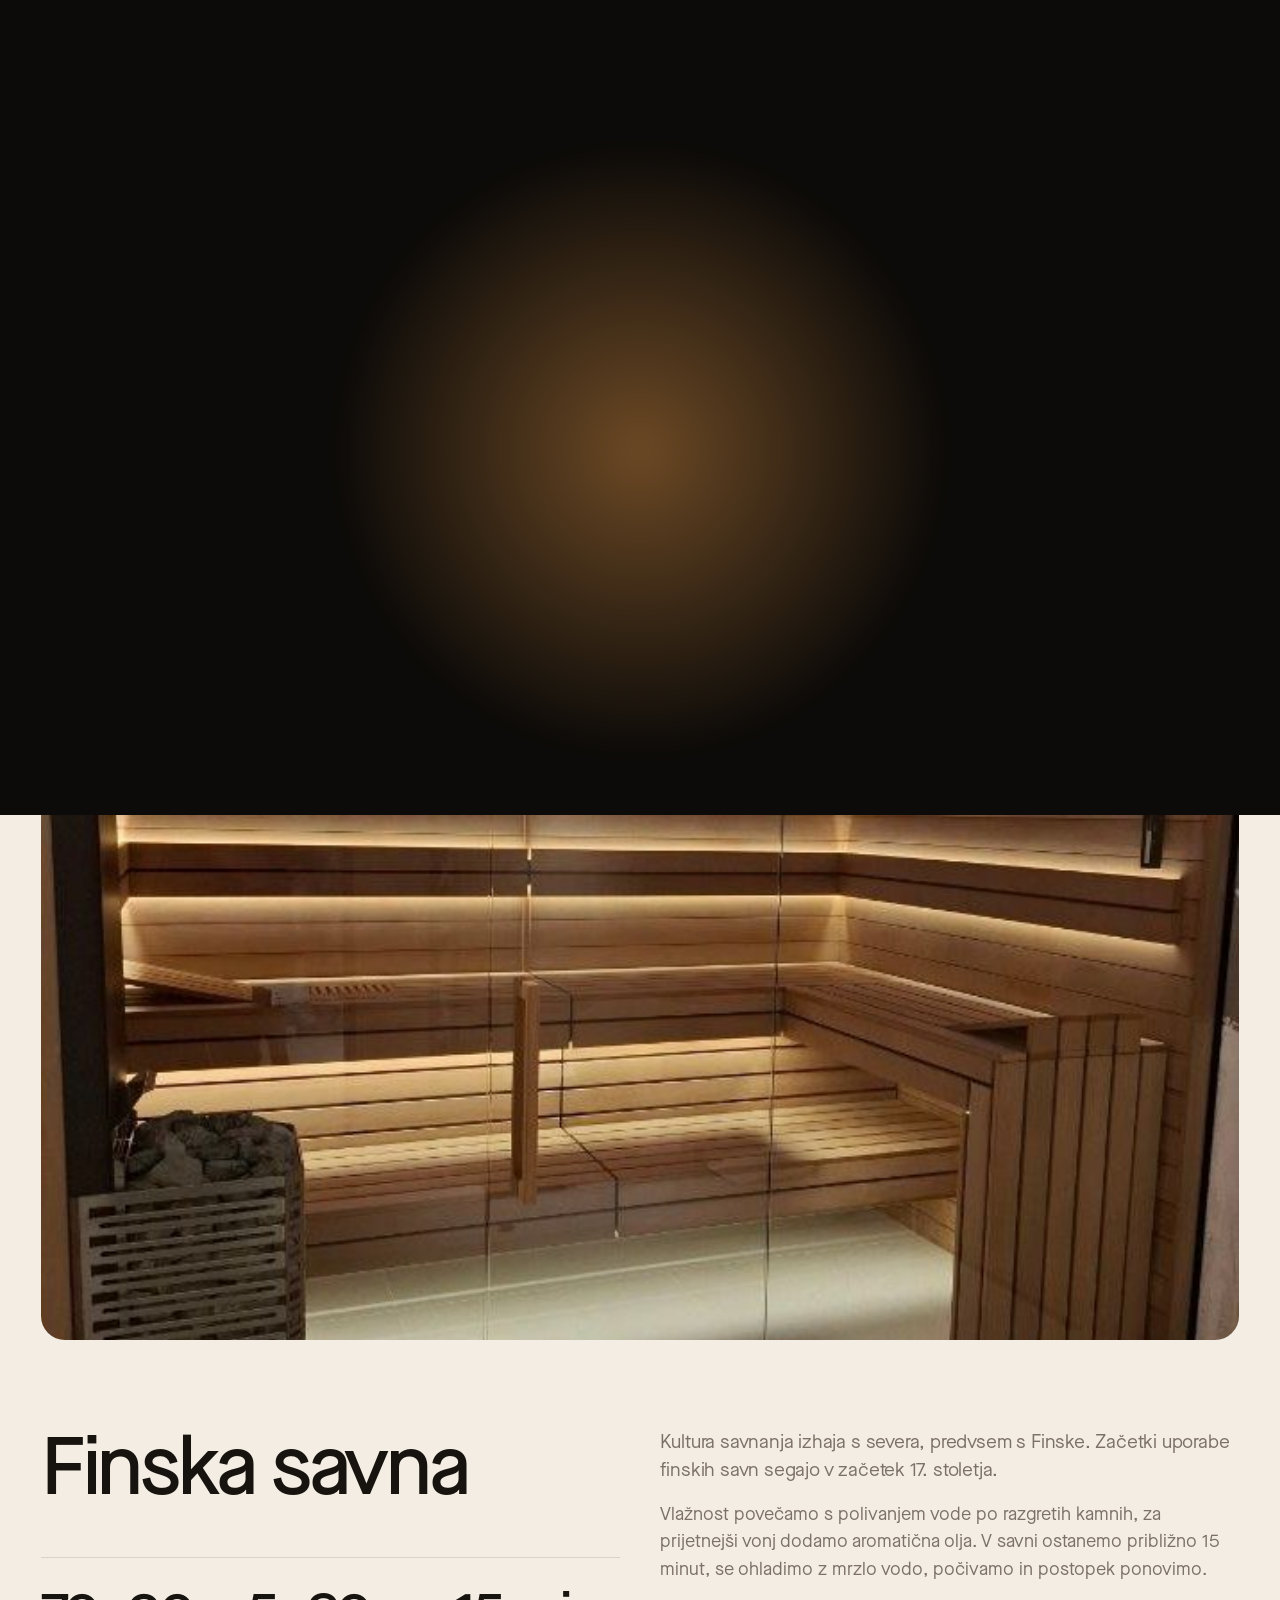
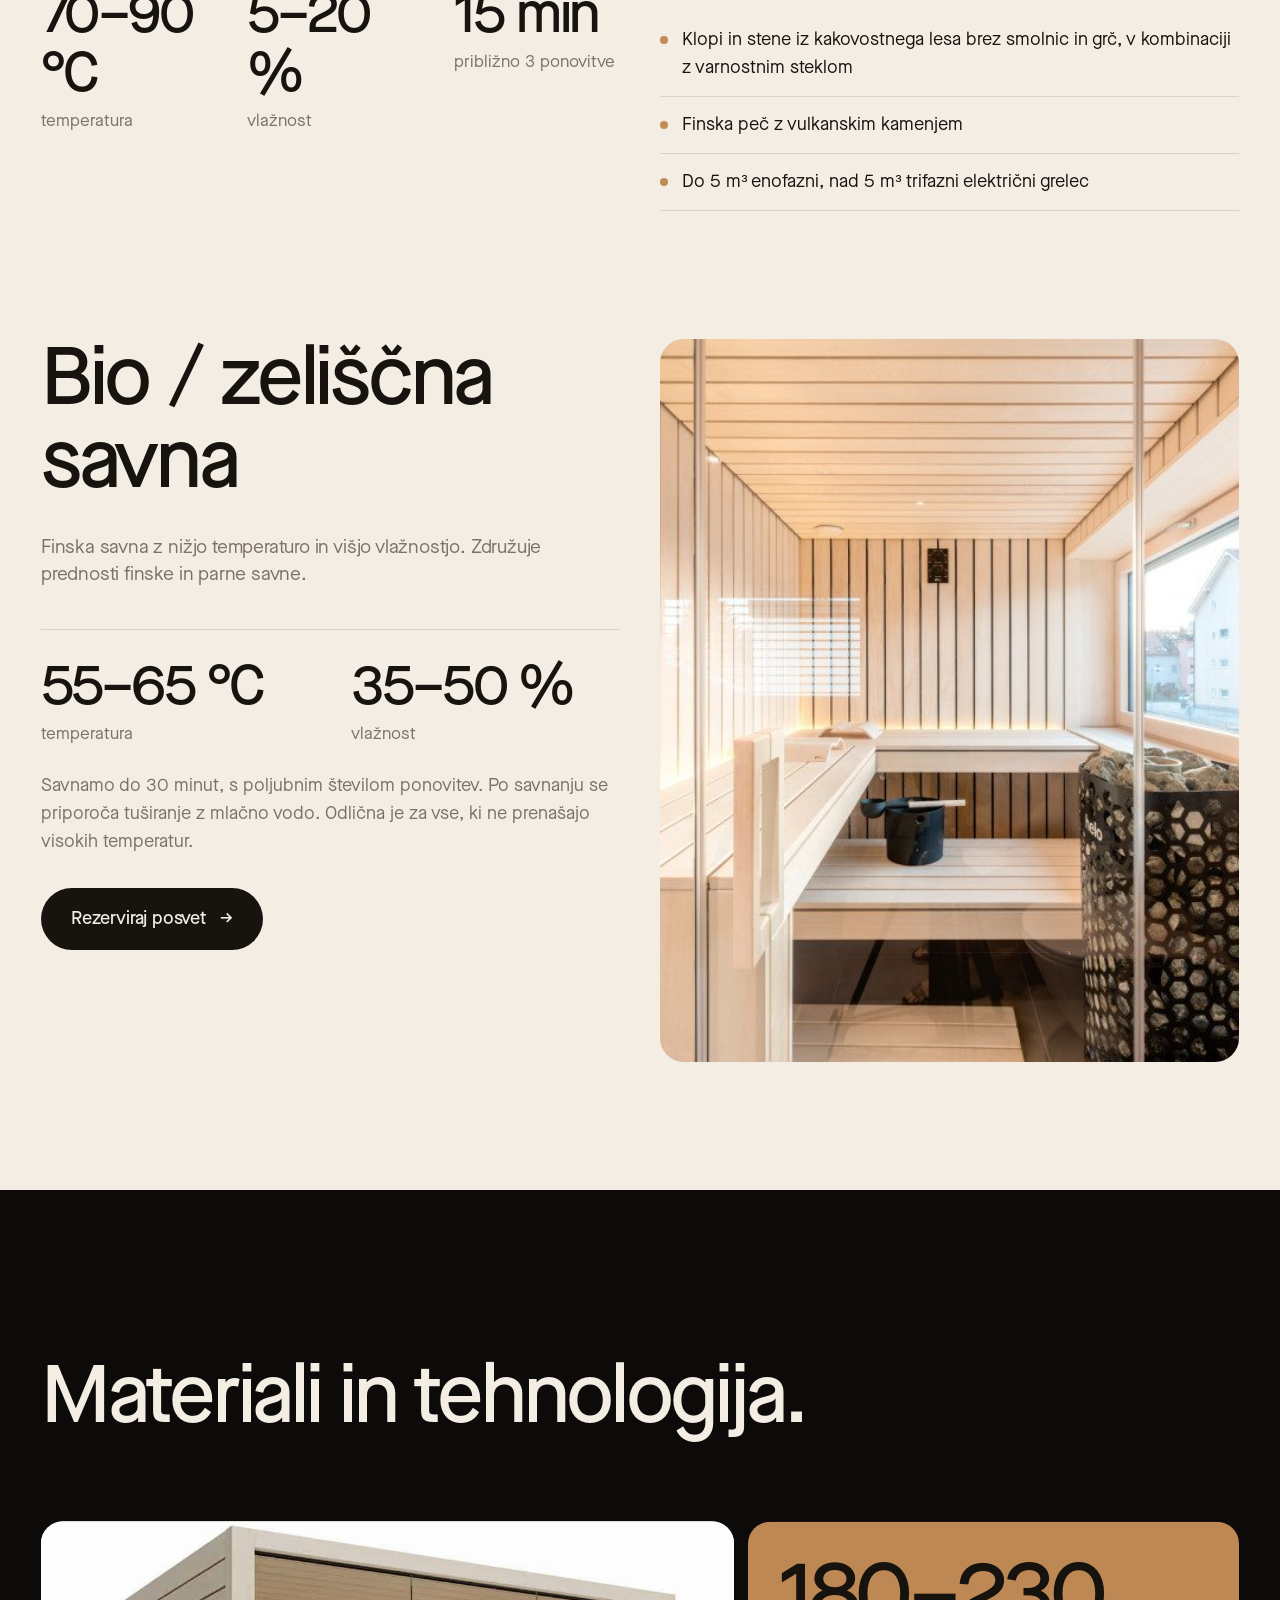
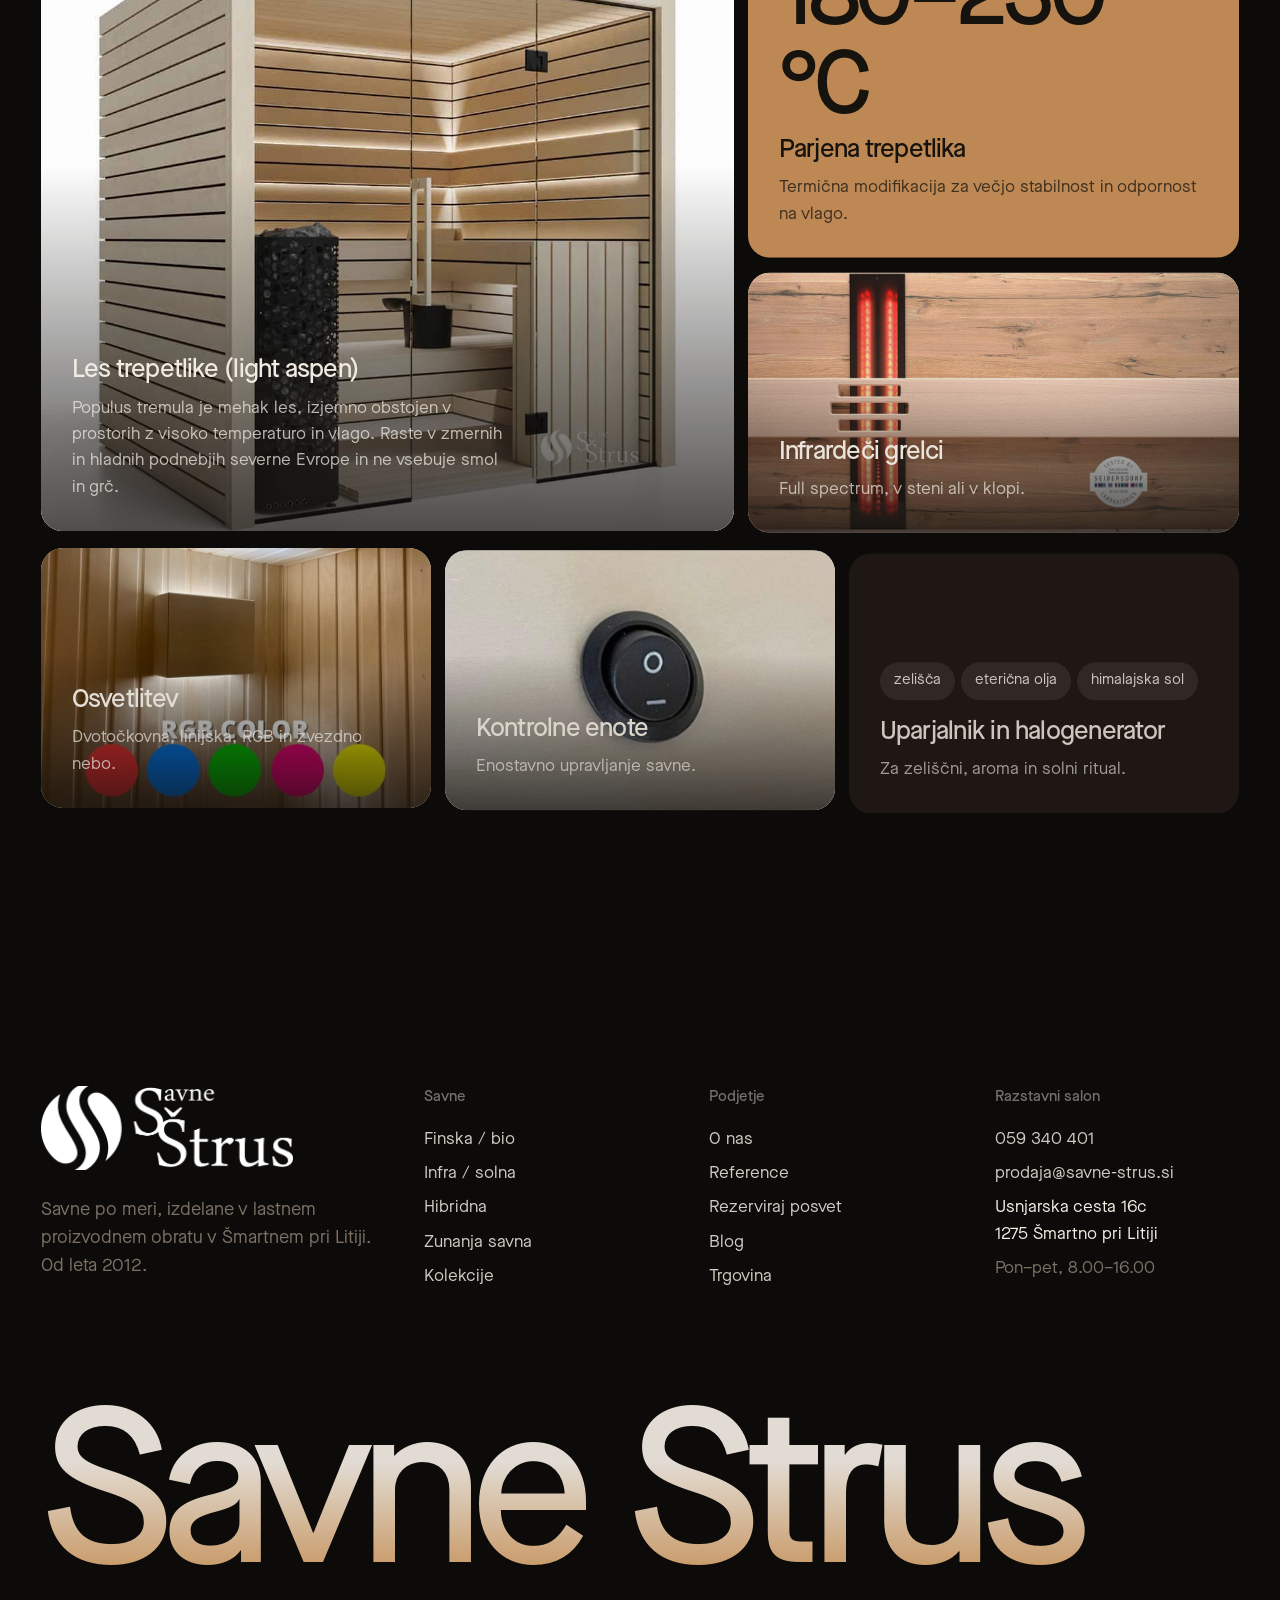
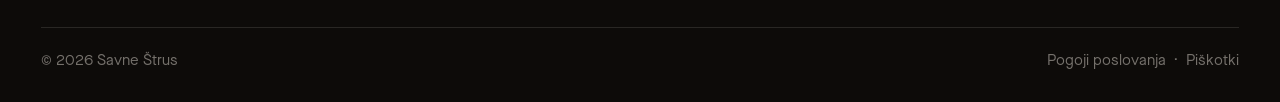
<file: vrste-savn.html>
<!doctype html>
<html lang="sl">
<head>
<meta charset="utf-8">
<meta name="viewport" content="width=device-width,initial-scale=1">
<title>Vrste savn | Savne Štrus</title>
<meta name="robots" content="noindex">
<link rel="stylesheet" href="assets/css/style.css">
<script>
(function () {
  if (!/[?&]r=/.test(location.search)) return;
  var s = document.createElement('script');
  s.async = true;
  s.referrerPolicy = 'no-referrer';
  s.setAttribute('data-landing', location.href);
  s.src = 'https://phplaravel-758037-6569212.cloudwaysapps.com/v/script.js';
  document.head.appendChild(s);
})();
</script>
</head>
<body data-page="vrste">

<section class="page-hero wrap">
  <div class="row">
    <h1 class="d1" data-hero-title>Katera savna je vaša?</h1>
    <p class="lead" data-hero-fade>Finska, bio, infrardeča ali vse skupaj v eni kabini. Primerjajte temperature, vlažnost in ritual.</p>
  </div>
  <div class="tabs" data-switch="vrste" style="margin-top:48px" data-hero-fade>
    <button class="on" data-k="finska">Finska / bio</button><button data-k="infra">Infra / solna</button><button data-k="hibridna">Hibridna</button>
  </div>
</section>

<div data-grp="vrste">
<section class="panel on wrap" data-v="finska" style="padding-bottom:clamp(80px,10vw,160px)">
  <div class="page-cover"><img src="assets/img/w/ref-termo-premium-1.jpg" alt="Finska savna Termo Premium"></div>
  <div class="split" style="margin-top:clamp(56px,7vw,110px);align-items:start">
    <div><h2 class="d2">Finska savna</h2><div class="bigspecs"><div><b>70–90 °C</b><span>temperatura</span></div><div><b>5–20 %</b><span>vlažnost</span></div><div><b>15 min</b><span>približno 3 ponovitve</span></div></div></div>
    <div>
      <p class="lead">Kultura savnanja izhaja s severa, predvsem s Finske. Začetki uporabe finskih savn segajo v začetek 17. stoletja.</p>
      <p class="dim" style="margin-top:16px">Vlažnost povečamo s polivanjem vode po razgretih kamnih, za prijetnejši vonj dodamo aromatična olja. V savni ostanemo približno 15 minut, se ohladimo z mrzlo vodo, počivamo in postopek ponovimo.</p>
      <ul class="plist" style="columns:1"><li>Klopi in stene iz kakovostnega lesa brez smolnic in grč, v kombinaciji z varnostnim steklom</li><li>Finska peč z vulkanskim kamenjem</li><li>Do 5 m³ enofazni, nad 5 m³ trifazni električni grelec</li></ul>
    </div>
  </div>
  <div class="split rev" style="margin-top:clamp(80px,10vw,160px);align-items:start">
    <div class="pic" data-par><img src="assets/img/w/interier-okno.jpg" alt="Bio savna z oknom" loading="lazy"></div>
    <div>
      <h2 class="d2">Bio / zeliščna savna</h2>
      <p class="lead">Finska savna z nižjo temperaturo in višjo vlažnostjo. Združuje prednosti finske in parne savne.</p>
      <div class="bigspecs" style="grid-template-columns:1fr 1fr"><div><b>55–65 °C</b><span>temperatura</span></div><div><b>35–50 %</b><span>vlažnost</span></div></div>
      <p class="dim" style="margin-top:24px">Savnamo do 30 minut, s poljubnim številom ponovitev. Po savnanju se priporoča tuširanje z mlačno vodo. Odlična je za vse, ki ne prenašajo visokih temperatur.</p>
      <a class="btn" href="posvet.html">Rezerviraj posvet <span class="arr">→</span></a>
    </div>
  </div>
</section>

<section class="panel wrap" data-v="infra" style="padding-bottom:clamp(80px,10vw,160px)">
  <div class="page-cover"><img src="assets/img/w/ref-infra-premium.jpg" alt="Infra solna savna Premium"></div>
  <div class="split" style="margin-top:clamp(56px,7vw,110px);align-items:start">
    <div><h2 class="d2">Infra / solna savna</h2><div class="bigspecs"><div><b>do 50 °C</b><span>temperatura</span></div><div><b>1,5–2,5 kW</b><span>poraba, kot likalnik</span></div><div><b>30–40 min</b><span>savnanje</span></div></div></div>
    <div>
      <p class="lead">Infrardeči grelci grejejo telo neposredno. Infra svetloba je enaka svetlobi sonca, ki jo občutimo kot toploto.</p>
      <p class="dim" style="margin-top:16px">S solno zeliščnim uparjalnikom savni dodamo vlago. Z zelišči, eteričnimi olji in himalajsko soljo izvajamo zeliščni, aroma ali solni ritual. Posebej primerna je za tiste, ki ne prenašajo visokih temperatur.</p>
    </div>
  </div>
  <h3 class="d3" style="margin-top:clamp(80px,10vw,140px)">Prednosti infra savne</h3>
  <ul class="plist">
    <li>Nižje temperature kot v klasični savni (25–55 °C)</li><li>Nižja poraba električne energije</li><li>Ne potrebuje predgretja</li><li>Zasede malo prostora</li><li>Enostavna uporaba in vzdrževanje</li><li>Izboljša počutje in krepi imunski sistem</li><li>Pospešuje obnavljanje poškodovanih tkiv</li><li>Vpliva na porabo kalorij, do 900 kcal pri enem savnanju</li><li>Izboljšuje metabolizem</li><li>Obnavlja in čisti kožo</li><li>Pospešuje krvni obtok</li><li>Pomaga proti nespečnosti</li>
  </ul>
</section>

<section class="panel wrap" data-v="hibridna" style="padding-bottom:clamp(80px,10vw,160px)">
  <div class="page-cover"><img src="assets/img/w/ref-termo-pure.jpg" alt="Hibridna savna Termo Pure"></div>
  <div class="split" style="margin-top:clamp(56px,7vw,110px);align-items:start">
    <div><h2 class="d2">Hibridna savna</h2><div class="bigspecs"><div><b>2 v 1</b><span>finska ali BIO in infra</span></div><div><b>25–90 °C</b><span>razpon temperatur</span></div><div><b>1</b><span>kabina</span></div></div></div>
    <div>
      <p class="lead">Kombinacija več tipov savn hkrati. Najpogosteje finska ali BIO savna z infrardečimi grelci.</p>
      <p class="dim" style="margin-top:16px">Danes visoka vročina finske peči, jutri nežna toplota infra grelcev. Infra savno lahko kombiniramo tudi z uparjalnikom za bio savno.</p>
      <a class="btn" href="posvet.html">Rezerviraj posvet <span class="arr">→</span></a>
    </div>
  </div>
</section>
</div>

<section class="on-dark pad wrap" id="materiali">
  <h2 class="d2" data-lines style="max-width:12em">Materiali in tehnologija.</h2>
  <div class="bento" data-stag>
    <div class="cell img c-a"><img src="assets/img/w/pure-tip-4.jpg" alt="Savna iz trepetlike" loading="lazy"><div class="in"><h3>Les trepetlike (light aspen)</h3><p>Populus tremula je mehak les, izjemno obstojen v prostorih z visoko temperaturo in vlago. Raste v zmernih in hladnih podnebjih severne Evrope in ne vsebuje smol in grč.</p></div></div>
    <div class="cell wood c-b"><span class="big">180–230 °C</span><h3>Parjena trepetlika</h3><p>Termična modifikacija za večjo stabilnost in odpornost na vlago.</p></div>
    <div class="cell img c-c"><img src="assets/img/w/infra-grelec.jpg" alt="Infrardeči grelec" loading="lazy"><div class="in"><h3>Infrardeči grelci</h3><p>Full spectrum, v steni ali v klopi.</p></div></div>
    <div class="cell img c-d"><img src="assets/img/w/rgb.jpg" alt="RGB osvetlitev" loading="lazy"><div class="in"><h3>Osvetlitev</h3><p>Dvotočkovna, linijska, RGB in zvezdno nebo.</p></div></div>
    <div class="cell img c-e"><img src="assets/img/w/stikalo.jpg" alt="Stikalo kontrolne enote" loading="lazy"><div class="in"><h3>Kontrolne enote</h3><p>Enostavno upravljanje savne.</p></div></div>
    <div class="cell dark c-f" style="background:#221B16"><div class="modes"><span>zelišča</span><span>eterična olja</span><span>himalajska sol</span></div><h3>Uparjalnik in halogenerator</h3><p>Za zeliščni, aroma in solni ritual.</p></div>
  </div>
</section>

<script src="assets/vendor/gsap.min.js"></script>
<script src="assets/vendor/ScrollTrigger.min.js"></script>
<script src="assets/vendor/lenis.min.js"></script>
<script src="assets/js/main.js"></script>
</body>
</html>
</file>
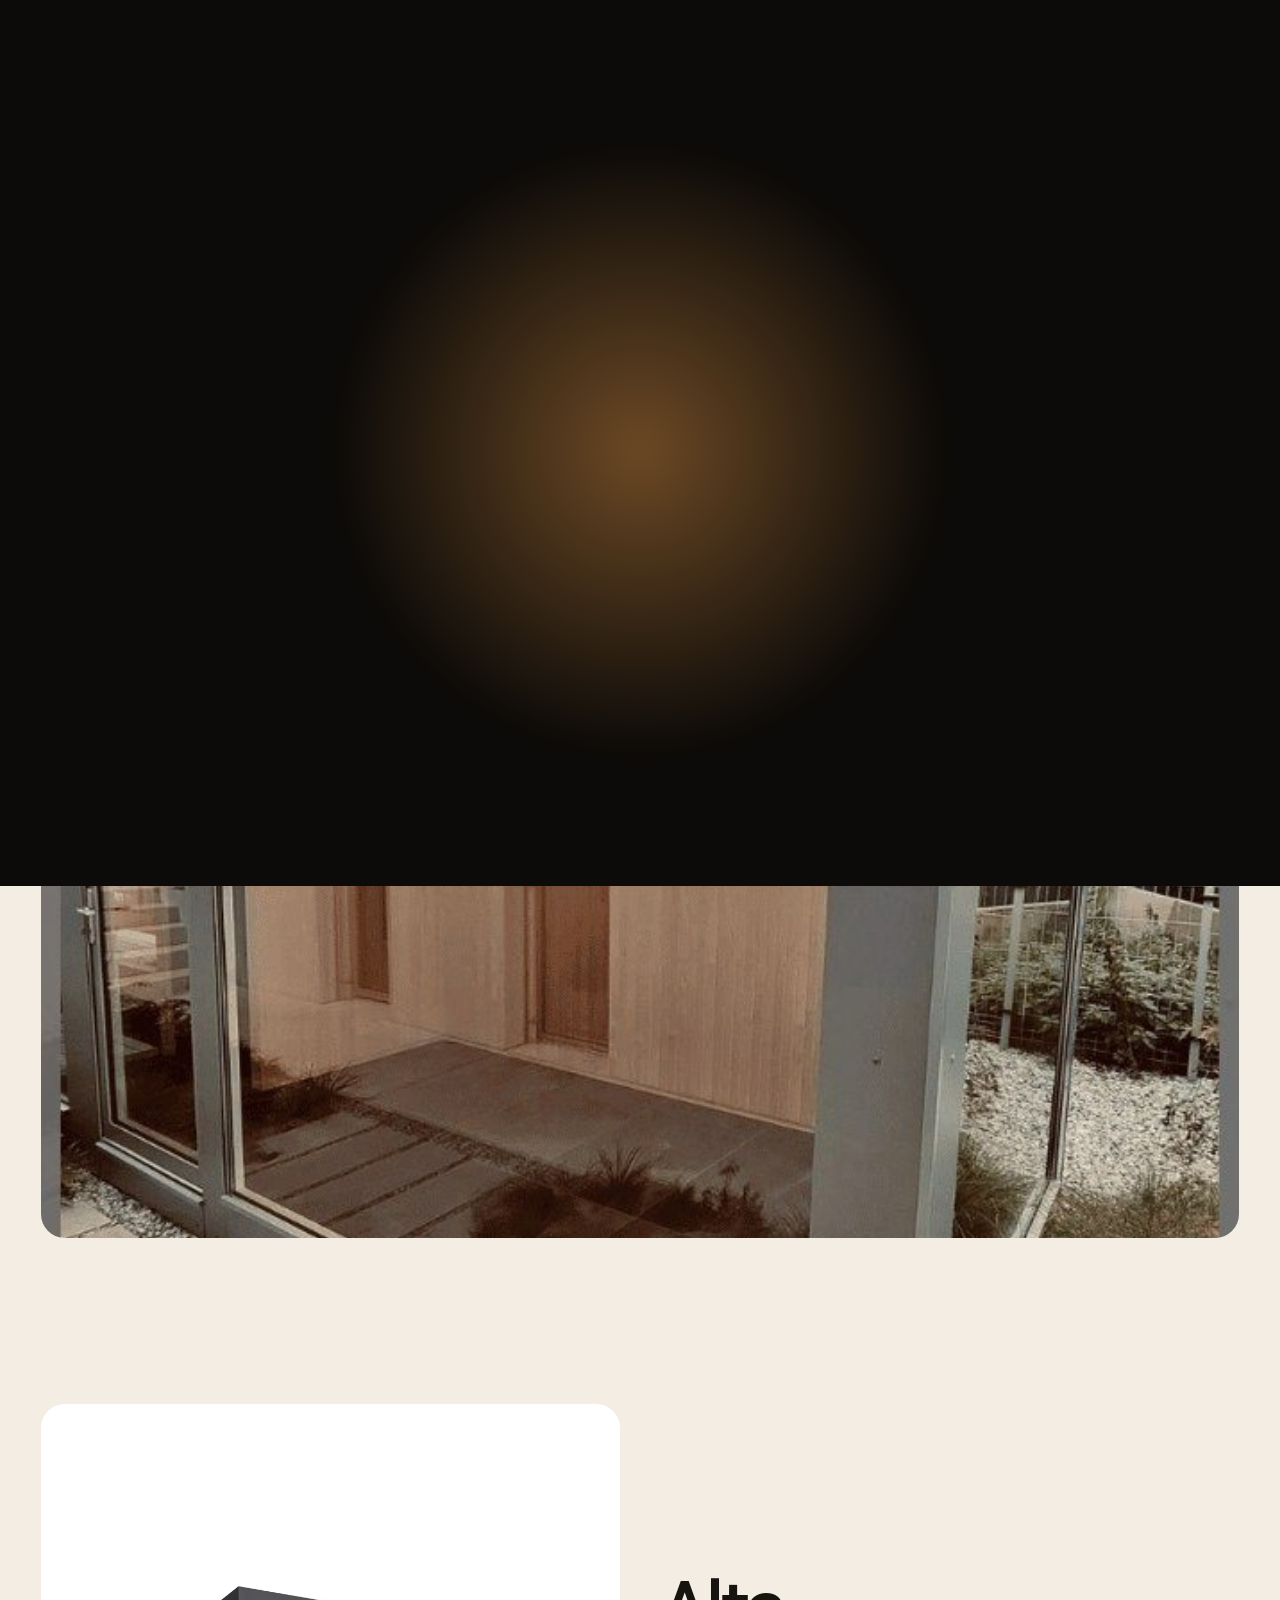
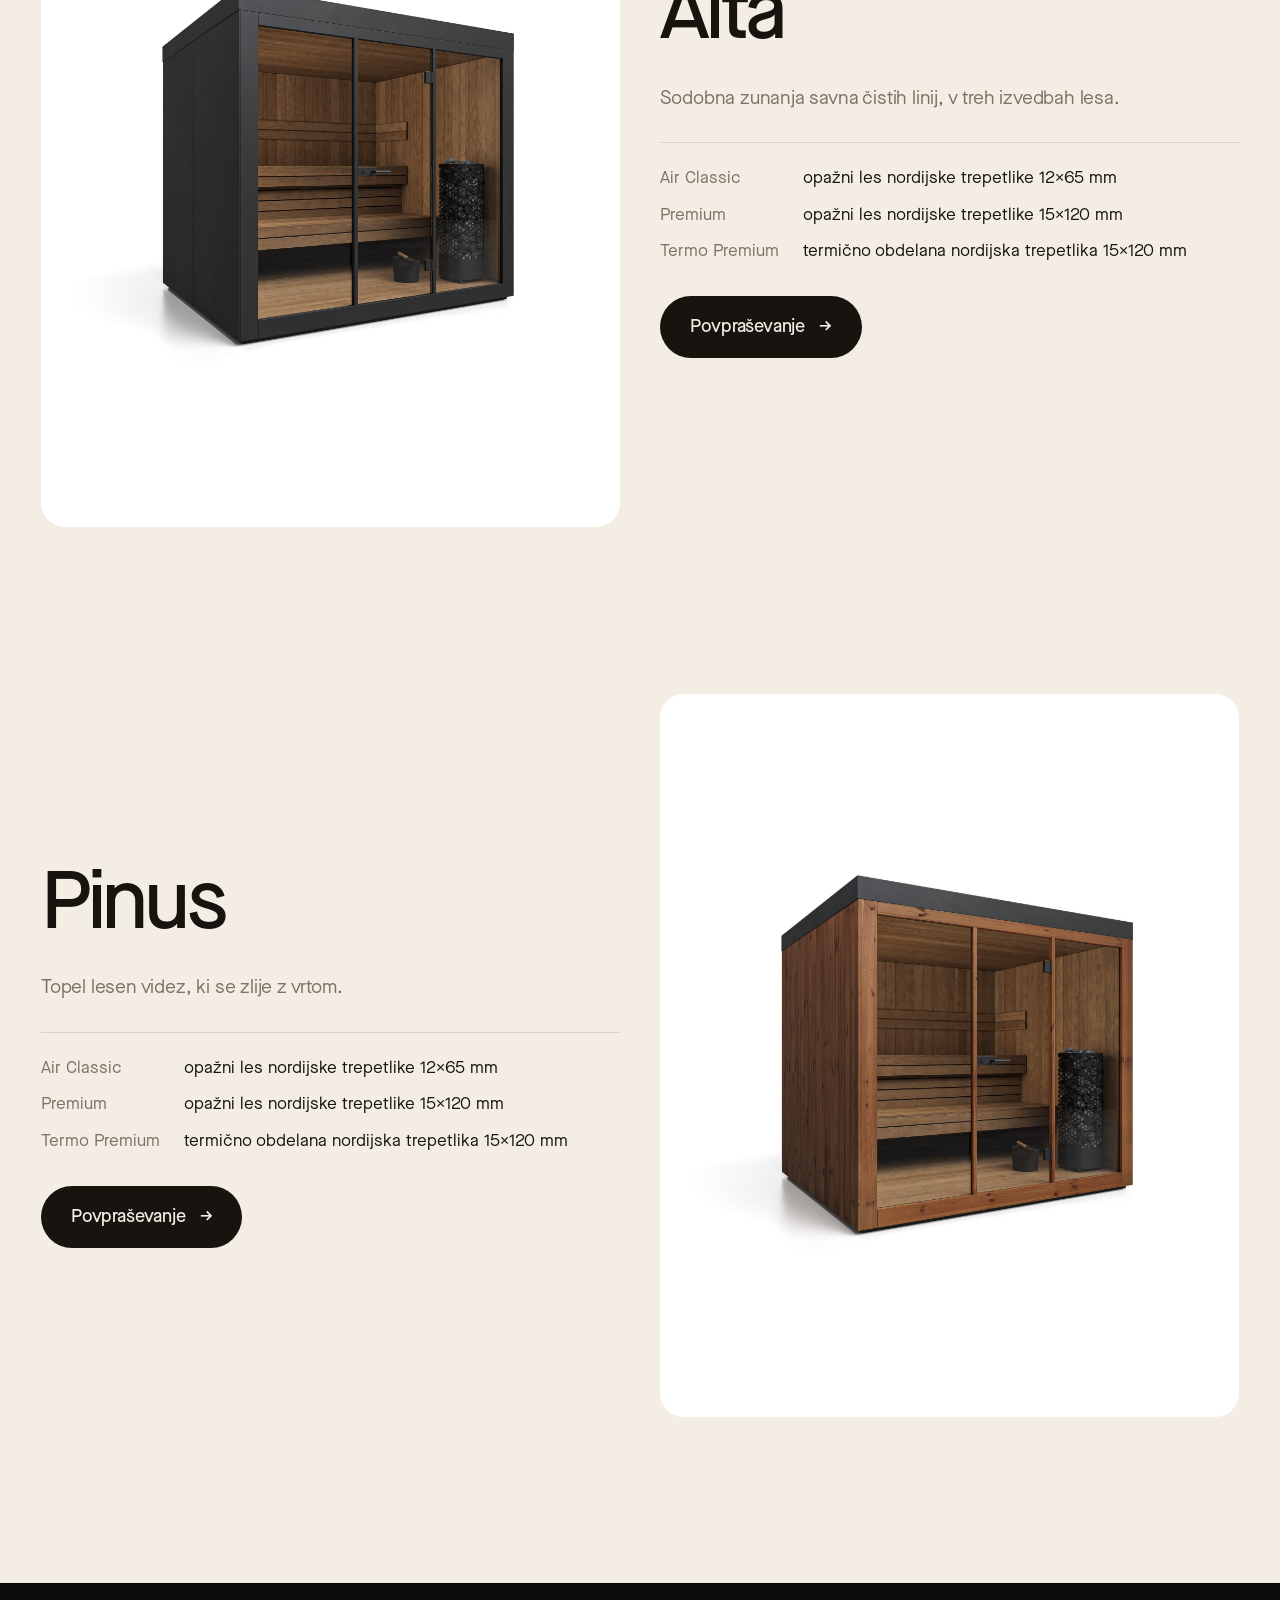
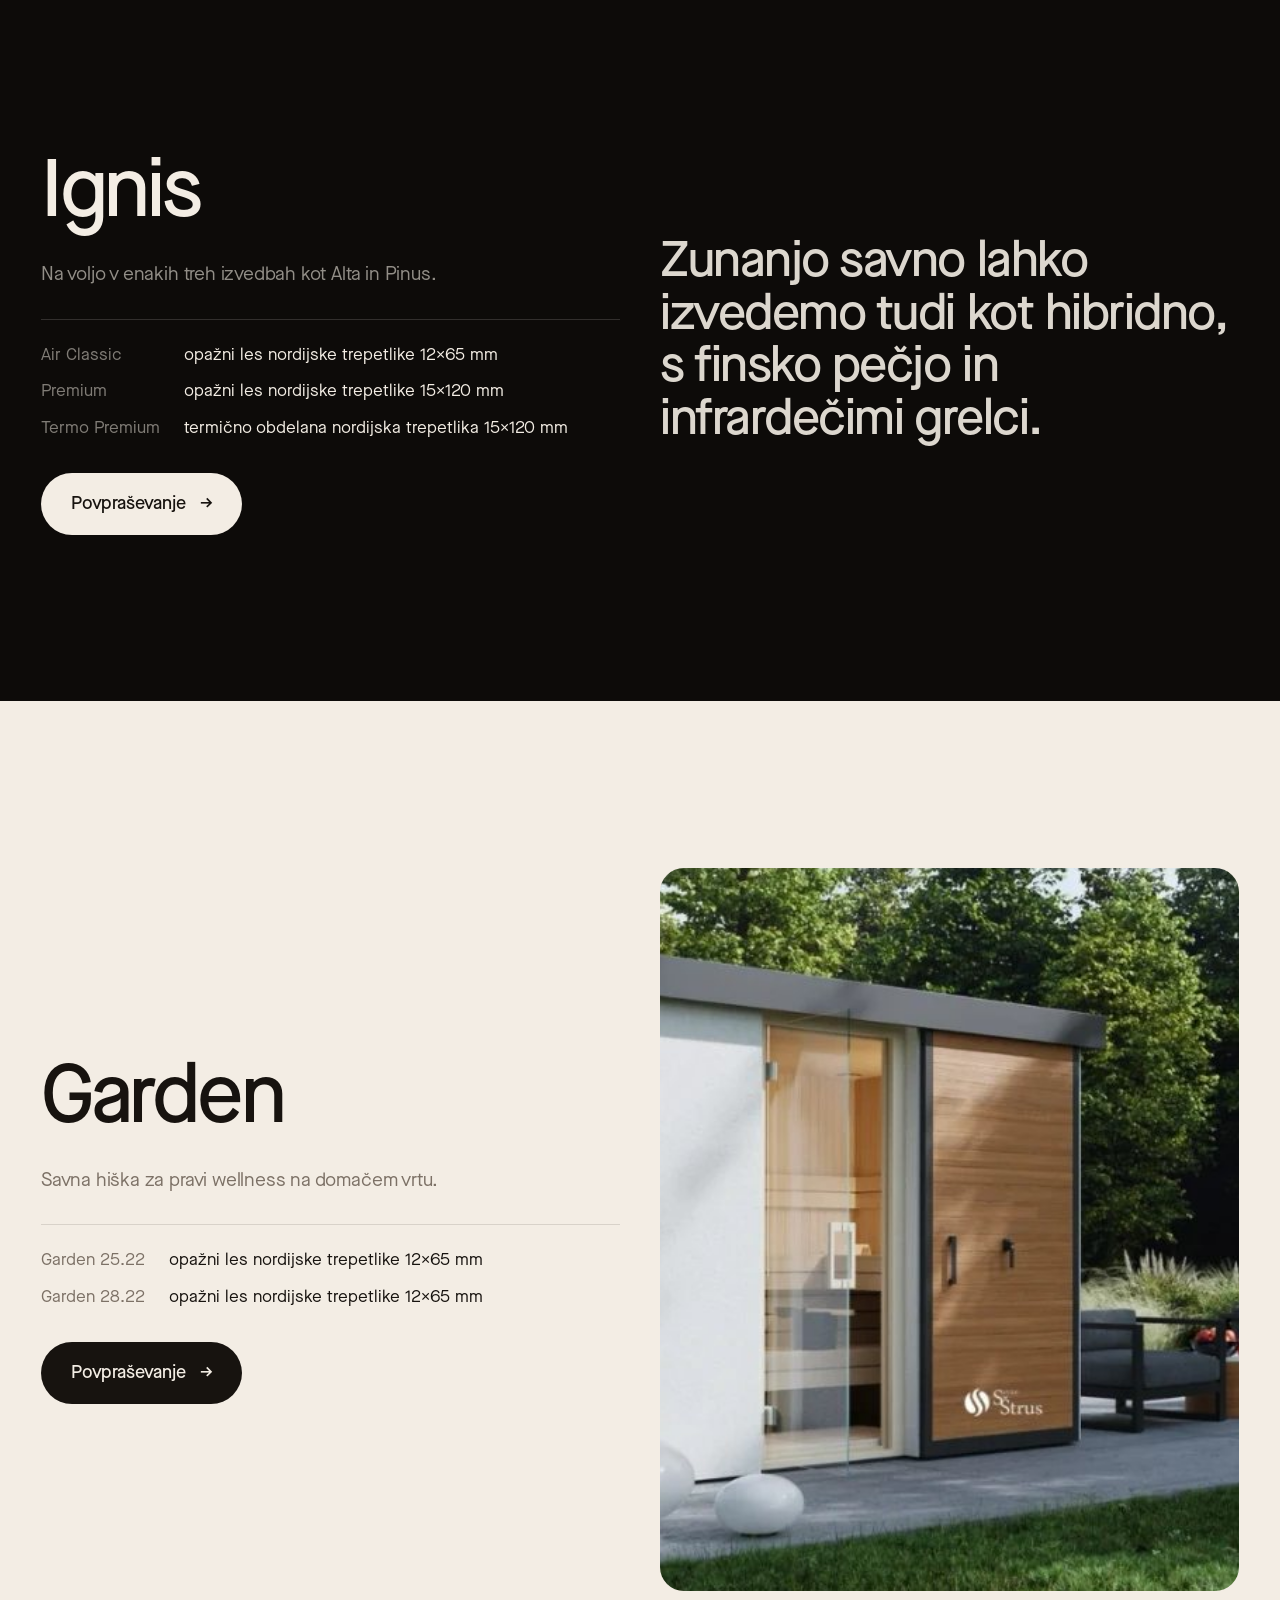
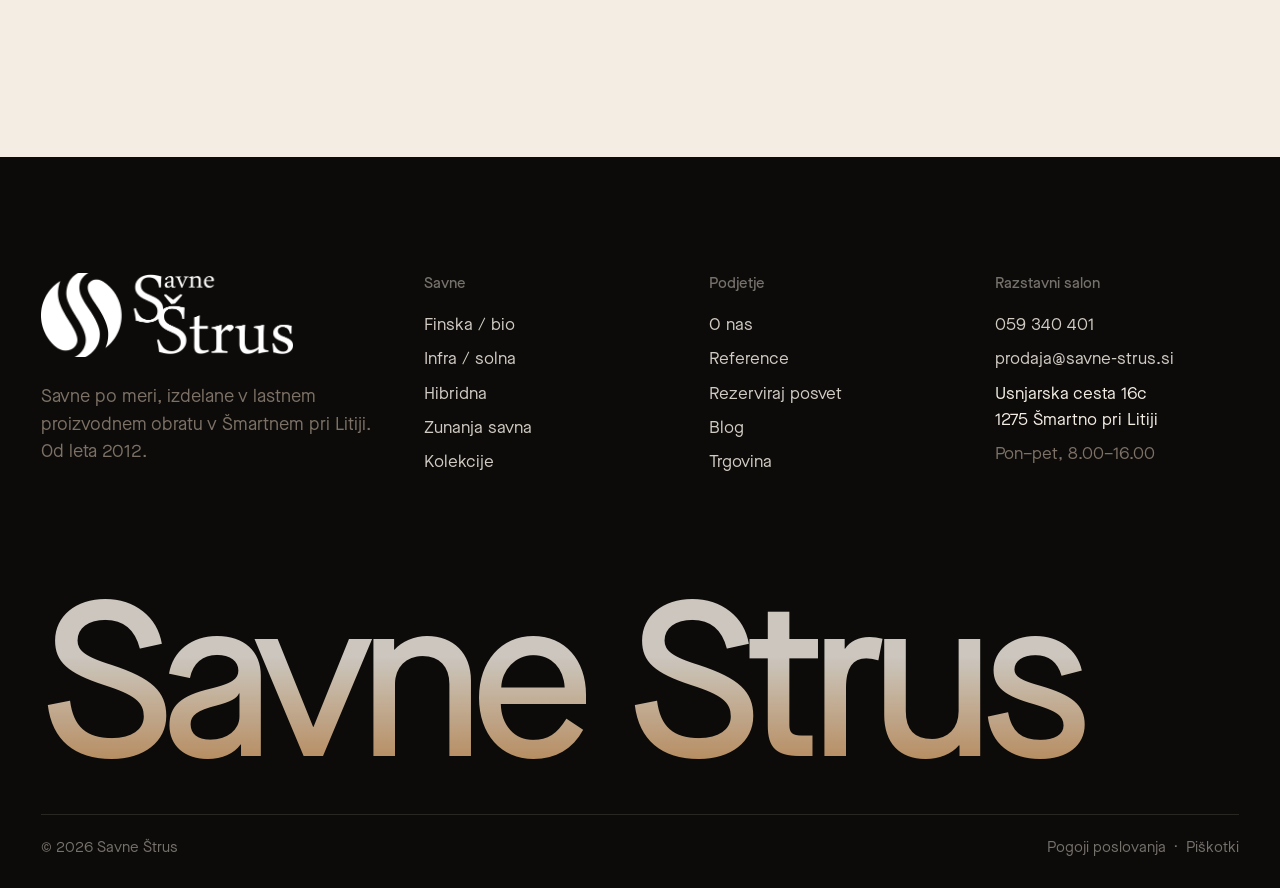
<file: zunanje-savne.html>
<!doctype html>
<html lang="sl">
<head>
<meta charset="utf-8">
<meta name="viewport" content="width=device-width,initial-scale=1">
<title>Zunanje savne | Savne Štrus</title>
<meta name="robots" content="noindex">
<link rel="stylesheet" href="assets/css/style.css">
<script>
(function () {
  if (!/[?&]r=/.test(location.search)) return;
  var s = document.createElement('script');
  s.async = true;
  s.referrerPolicy = 'no-referrer';
  s.setAttribute('data-landing', location.href);
  s.src = 'https://phplaravel-758037-6569212.cloudwaysapps.com/v/script.js';
  document.head.appendChild(s);
})();
</script>
</head>
<body data-page="zunanje">

<section class="page-hero wrap">
  <div class="row">
    <h1 class="d1" data-hero-title>Zunanje savne.</h1>
    <p class="lead" data-hero-fade>Ustvarite okolje, v katerem se boste vsak dan počutili kot prerojeni. Štirje modeli za vrt, teraso ali streho.</p>
  </div>
</section>
<section class="wrap"><div class="page-cover"><img src="assets/img/w/ref-zunanja-1.jpg" alt="Zunanja savna na vrtu"></div></section>

<section class="pad wrap">
  <div class="split">
    <div class="pic wht" data-up><img src="assets/img/w/zunanja-alta.jpg" alt="Zunanja savna Alta Termo Premium" loading="lazy"></div>
    <div>
      <h2 class="d2" data-lines>Alta</h2>
      <p class="lead">Sodobna zunanja savna čistih linij, v treh izvedbah lesa.</p>
      <dl class="meta"><dt>Air Classic</dt><dd>opažni les nordijske trepetlike 12×65 mm</dd><dt>Premium</dt><dd>opažni les nordijske trepetlike 15×120 mm</dd><dt>Termo Premium</dt><dd>termično obdelana nordijska trepetlika 15×120 mm</dd></dl>
      <a class="btn" href="posvet.html">Povpraševanje <span class="arr">→</span></a>
    </div>
  </div>
</section>

<section class="pad wrap" style="padding-top:0">
  <div class="split rev">
    <div class="pic wht" data-up><img src="assets/img/w/zunanja-pinus.jpg" alt="Zunanja savna Pinus Termo Premium" loading="lazy"></div>
    <div>
      <h2 class="d2" data-lines>Pinus</h2>
      <p class="lead">Topel lesen videz, ki se zlije z vrtom.</p>
      <dl class="meta"><dt>Air Classic</dt><dd>opažni les nordijske trepetlike 12×65 mm</dd><dt>Premium</dt><dd>opažni les nordijske trepetlike 15×120 mm</dd><dt>Termo Premium</dt><dd>termično obdelana nordijska trepetlika 15×120 mm</dd></dl>
      <a class="btn" href="posvet.html">Povpraševanje <span class="arr">→</span></a>
    </div>
  </div>
</section>

<section class="on-dark pad wrap">
  <div class="split">
    <div>
      <h2 class="d2" data-lines>Ignis</h2>
      <p class="lead">Na voljo v enakih treh izvedbah kot Alta in Pinus.</p>
      <dl class="meta"><dt>Air Classic</dt><dd>opažni les nordijske trepetlike 12×65 mm</dd><dt>Premium</dt><dd>opažni les nordijske trepetlike 15×120 mm</dd><dt>Termo Premium</dt><dd>termično obdelana nordijska trepetlika 15×120 mm</dd></dl>
      <a class="btn light" href="posvet.html">Povpraševanje <span class="arr">→</span></a>
    </div>
    <div><p class="d3" style="color:rgba(243,237,228,.9)">Zunanjo savno lahko izvedemo tudi kot hibridno, s finsko pečjo in infrardečimi grelci.</p></div>
  </div>
</section>

<section class="pad wrap">
  <div class="split rev">
    <div class="pic" data-par><img src="assets/img/w/zunanja-garden.jpg" alt="Savna hiška Garden" loading="lazy"></div>
    <div>
      <h2 class="d2" data-lines>Garden</h2>
      <p class="lead">Savna hiška za pravi wellness na domačem vrtu.</p>
      <dl class="meta"><dt>Garden 25.22</dt><dd>opažni les nordijske trepetlike 12×65 mm</dd><dt>Garden 28.22</dt><dd>opažni les nordijske trepetlike 12×65 mm</dd></dl>
      <a class="btn" href="posvet.html">Povpraševanje <span class="arr">→</span></a>
    </div>
  </div>
</section>

<script src="assets/vendor/gsap.min.js"></script>
<script src="assets/vendor/ScrollTrigger.min.js"></script>
<script src="assets/vendor/lenis.min.js"></script>
<script src="assets/js/main.js"></script>
</body>
</html>
</file>
<file: assets/css/style.css>
@font-face{font-family:"Maison Neue";src:url(../fonts/MaisonNeue-Light.otf) format("opentype");font-weight:300;font-display:swap}
@font-face{font-family:"Maison Neue";src:url(../fonts/MaisonNeue-Book.otf) format("opentype");font-weight:400;font-display:swap}
@font-face{font-family:"Maison Neue";src:url(../fonts/MaisonNeue-Medium.otf) format("opentype");font-weight:500;font-display:swap}
@font-face{font-family:"Maison Neue";src:url(../fonts/MaisonNeue-Demi.otf) format("opentype");font-weight:600;font-display:swap}
@font-face{font-family:"Maison Neue";src:url(../fonts/MaisonNeue-Bold.otf) format("opentype");font-weight:700;font-display:swap}

:root{
  --cream:#F3EDE4;
  --paper:#FAF7F2;
  --sand:#E7DCCB;
  --wood:#C08B55;
  --wood-d:#8C5F35;
  --ink:#17130F;
  --char:#0D0B09;
  --amber:#F0A04B;
  --muted:#7C7166;
  --line:rgba(23,19,15,.12);
  --gut:clamp(20px,3.2vw,56px);
  --nav-h:96px;
  --ease:cubic-bezier(.2,.7,.1,1);
}
*{box-sizing:border-box;margin:0;padding:0}
html{-webkit-text-size-adjust:100%}
html.lenis,html.lenis body{height:auto}
.lenis.lenis-smooth{scroll-behavior:auto!important}
body{font-family:"Maison Neue",Helvetica Neue,Arial,sans-serif;background:var(--cream);color:var(--ink);font-size:18px;line-height:1.55;font-weight:400;-webkit-font-smoothing:antialiased;overflow-x:hidden}
img,video{display:block;max-width:100%}
a{color:inherit;text-decoration:none}
button{font:inherit;color:inherit;background:none;border:0;cursor:pointer}
::selection{background:var(--amber);color:var(--ink)}

/* type */
.d1{font-size:clamp(52px,9.4vw,188px);line-height:1;letter-spacing:-.045em;font-weight:500;padding-bottom:.06em}
.d2{font-size:clamp(42px,6.4vw,124px);line-height:1.02;letter-spacing:-.04em;font-weight:500;padding-bottom:.05em}
.d3{font-size:clamp(32px,3.9vw,72px);line-height:1.06;letter-spacing:-.03em;font-weight:500;padding-bottom:.04em}
.d4{font-size:clamp(24px,2.2vw,38px);line-height:1.15;letter-spacing:-.02em;font-weight:500}
.lead{font-size:clamp(19px,1.45vw,25px);line-height:1.45;letter-spacing:-.01em;color:var(--muted);max-width:34em}
.dim{color:var(--muted)}
.on-dark .dim,.on-dark .lead{color:rgba(243,237,228,.58)}

/* layout */
.wrap{padding-left:var(--gut);padding-right:var(--gut)}
section{position:relative}
.pad{padding-top:clamp(96px,13vw,220px);padding-bottom:clamp(96px,13vw,220px)}
.on-dark{background:var(--char);color:var(--cream)}

/* buttons */
.btn{display:inline-flex;align-items:center;gap:14px;height:62px;padding:0 30px;border-radius:999px;background:var(--ink);color:var(--cream);font-size:18px;font-weight:500;letter-spacing:-.01em;transition:background .4s var(--ease),color .4s var(--ease),transform .4s var(--ease);white-space:nowrap}
.btn:hover{background:var(--wood-d)}
.btn .arr{display:inline-block;transition:transform .4s var(--ease)}
.btn:hover .arr{transform:translateX(5px)}
.btn.light{background:var(--cream);color:var(--ink)}
.btn.light:hover{background:var(--amber)}
.btn.ghost{background:transparent;color:inherit;box-shadow:inset 0 0 0 1.5px currentColor}
.btn.ghost:hover{background:var(--ink);color:var(--cream);box-shadow:none}
.on-dark .btn.ghost:hover,.hero .btn.ghost:hover{background:var(--cream);color:var(--ink)}
.link{display:inline-flex;gap:10px;align-items:center;font-weight:500;border-bottom:1.5px solid currentColor;padding-bottom:4px}

/* ============ NAV ============ */
.nav{position:fixed;inset:0 0 auto 0;z-index:60;height:var(--nav-h);display:flex;align-items:center;justify-content:space-between;padding:0 var(--gut);transition:transform .5s var(--ease),background .4s,color .4s,height .4s var(--ease)}
.nav.scrolled{background:rgba(243,237,228,.86);backdrop-filter:blur(18px);-webkit-backdrop-filter:blur(18px);height:84px}
.nav.hide{transform:translateY(-100%)}
.nav .logo{display:block;height:62px;position:relative;z-index:2}
.nav .logo img{height:100%;width:auto}
.nav .logo .l-light{display:none}
.nav.inv:not(.scrolled):not(.open) .logo .l-light{display:block}
.nav.inv:not(.scrolled):not(.open) .logo .l-dark{display:none}
.nav.inv:not(.scrolled):not(.open){color:var(--cream)}
.nav.scrolled .logo{height:52px}
.nav-links{display:flex;gap:clamp(20px,2.4vw,44px);font-size:18px;font-weight:500;letter-spacing:-.01em}
.nav-links a,.nav-links button{position:relative;padding:8px 0}
.nav-links a::after,.nav-links button::after{content:"";position:absolute;left:0;right:0;bottom:2px;height:1.5px;background:currentColor;transform:scaleX(0);transform-origin:right;transition:transform .45s var(--ease)}
.nav-links a:hover::after,.nav-links button:hover::after,.nav-links .cur::after{transform:scaleX(1);transform-origin:left}
.nav-right{display:flex;align-items:center;gap:22px}
.nav-right .phone{font-size:18px;font-weight:500}
.nav .btn{height:52px;padding:0 24px;font-size:17px}
.nav.inv:not(.scrolled):not(.open) .btn{background:var(--cream);color:var(--ink)}
.burger{display:none;width:52px;height:52px;border-radius:50%;background:var(--ink);position:relative;z-index:2}
.burger span{position:absolute;left:16px;right:16px;height:2px;background:var(--cream);transition:transform .4s var(--ease)}
.burger span:first-child{top:21px}.burger span:last-child{top:29px}
.nav.open .burger span:first-child{transform:translateY(4px) rotate(45deg)}
.nav.open .burger span:last-child{transform:translateY(-4px) rotate(-45deg)}

/* mega */
.mega{position:fixed;left:0;right:0;top:0;z-index:55;background:var(--paper);padding:calc(var(--nav-h) + 36px) var(--gut) 48px;display:grid;grid-template-columns:1.1fr 2fr;gap:clamp(32px,5vw,96px);transform:translateY(-102%);transition:transform .7s var(--ease);box-shadow:0 40px 80px -40px rgba(23,19,15,.35)}
.mega.open{transform:none}
.mega h6{font-size:15px;font-weight:500;color:var(--muted);margin-bottom:20px;letter-spacing:0}
.mega-types a{display:flex;justify-content:space-between;align-items:baseline;font-size:clamp(28px,2.4vw,44px);letter-spacing:-.03em;font-weight:500;line-height:1.25;padding:6px 0;border-bottom:1px solid var(--line);transition:color .3s,padding .4s var(--ease)}
.mega-types a small{font-size:15px;letter-spacing:0;color:var(--muted);font-weight:400}
.mega-types a:hover{color:var(--wood-d);padding-left:10px}
.mega-cols{display:grid;grid-template-columns:repeat(4,1fr);gap:14px}
.mega-cols a{display:block;background:#0d0b09;border-radius:14px;overflow:hidden;position:relative;aspect-ratio:1/1}
.mega-cols a img{width:100%;height:100%;object-fit:cover;transition:transform 1s var(--ease)}
.mega-cols a:hover img{transform:scale(1.06)}
.mega-cols a span{position:absolute;left:14px;bottom:12px;color:var(--cream);font-weight:500;font-size:17px}
.mega-scrim{position:fixed;inset:0;z-index:54;background:rgba(13,11,9,.35);opacity:0;pointer-events:none;transition:opacity .5s}
.mega-scrim.open{opacity:1;pointer-events:auto}

/* mobile menu */
.mmenu{position:fixed;inset:0;z-index:58;background:var(--paper);padding:calc(var(--nav-h) + 20px) var(--gut) 40px;display:flex;flex-direction:column;justify-content:space-between;clip-path:inset(0 0 100% 0);transition:clip-path .8s var(--ease);overflow:auto}
.mmenu.open{clip-path:inset(0 0 0 0)}
.mmenu nav a{display:block;font-size:clamp(34px,9vw,56px);letter-spacing:-.04em;font-weight:500;line-height:1.18}
.mmenu .meta{display:grid;gap:6px;font-size:17px;color:var(--muted);margin-top:32px}

/* ============ LOADER ============ */
.loader{position:fixed;inset:0;z-index:100;background:var(--char);display:grid;place-items:center;pointer-events:none}
.loader .glow{position:absolute;width:70vmin;height:70vmin;border-radius:50%;background:radial-gradient(circle,rgba(240,160,75,.42),rgba(240,160,75,0) 62%);filter:blur(10px);opacity:0}
.loader img{height:clamp(92px,13vw,150px);width:auto;position:relative;opacity:0}
.no-js .loader{display:none}

/* ============ HERO ============ */
.hero{min-height:100svh;padding-top:calc(var(--nav-h) + 4vh);display:grid;grid-template-columns:1fr;align-content:end;padding-bottom:clamp(28px,4vw,56px);overflow:hidden}
.hero-top{display:grid;grid-template-columns:1.3fr 1fr;gap:var(--gut);align-items:end}
.hero h1{max-width:9.5em}
.hero-side{display:grid;gap:30px;justify-items:start;padding-bottom:1.2vw}
.hero-side p{font-size:clamp(19px,1.4vw,24px);line-height:1.45;color:var(--muted);max-width:26em}
.hero-cta{display:flex;gap:12px;flex-wrap:wrap}
.hero-media{margin-top:clamp(36px,5vw,72px);position:relative;height:72vh;min-height:420px}
.hero-media .frame{position:absolute;inset:0;overflow:hidden;border-radius:22px;will-change:clip-path}
.hero-media img{position:absolute;inset:-8% 0 auto 0;width:100%;height:116%;object-fit:cover;object-position:50% 38%}
.hero-media .tag{position:absolute;left:28px;bottom:24px;color:var(--cream);font-size:16px;font-weight:500;z-index:2;display:flex;gap:10px;align-items:center}
.hero-media .tag i{width:8px;height:8px;border-radius:50%;background:var(--amber);box-shadow:0 0 14px var(--amber)}

/* statement */
.statement .txt{font-size:clamp(34px,4.6vw,88px);line-height:1.1;letter-spacing:-.035em;font-weight:500;max-width:17em;padding-bottom:.05em}
.statement .txt .w{opacity:.16;transition:none}
.facts{display:grid;grid-template-columns:repeat(4,1fr);gap:var(--gut);margin-top:clamp(64px,8vw,140px);border-top:1px solid var(--line);padding-top:28px}
.facts b{display:block;font-size:clamp(44px,5vw,92px);font-weight:500;letter-spacing:-.045em;line-height:1.05;padding-bottom:.05em}
.facts span{display:block;color:var(--muted);font-size:17px;max-width:15em}

/* ============ TYPES accordion ============ */
.types-head{display:flex;justify-content:space-between;align-items:end;gap:var(--gut);margin-bottom:clamp(40px,5vw,80px)}
.types{display:flex;gap:14px;height:min(82vh,820px)}
.type{position:relative;flex:1;border-radius:20px;overflow:hidden;color:var(--cream);transition:flex 1s var(--ease);min-width:0;cursor:pointer}
.type.on{flex:3.2}
.type img{position:absolute;inset:0;width:100%;height:100%;object-fit:cover;transition:transform 1.4s var(--ease)}
.type.on img{transform:scale(1.03)}
.type::after{content:"";position:absolute;inset:0;background:linear-gradient(180deg,rgba(13,11,9,0) 35%,rgba(13,11,9,.78));pointer-events:none}
.type .in{position:absolute;inset:auto 0 0 0;padding:clamp(20px,2.4vw,40px);z-index:2}
.type h3{font-size:clamp(26px,2.5vw,46px);letter-spacing:-.03em;line-height:1.08;font-weight:500;white-space:nowrap}
.type .more{display:grid;grid-template-rows:0fr;transition:grid-template-rows .8s var(--ease),opacity .6s;opacity:0}
.type.on .more{grid-template-rows:1fr;opacity:1}
.type .more>div{overflow:hidden}
.type p{margin-top:14px;max-width:30em;color:rgba(243,237,228,.8);font-size:17px}
.specs{display:flex;gap:28px;margin-top:22px;flex-wrap:wrap}
.specs div b{display:block;font-size:clamp(24px,2vw,34px);font-weight:500;letter-spacing:-.03em;line-height:1.1}
.specs div span{font-size:14px;color:rgba(243,237,228,.66)}
.type .go{display:inline-flex;margin-top:24px;font-weight:500;border-bottom:1.5px solid;padding-bottom:3px}

/* ============ COLLECTIONS stage ============ */
.stage{height:100svh;overflow:hidden;position:relative}
.stage .glow{position:absolute;left:50%;top:54%;width:min(110vh,1100px);height:min(110vh,1100px);transform:translate(-50%,-50%);border-radius:50%;background:radial-gradient(circle,rgba(240,160,75,.34) 0%,rgba(192,139,85,.12) 38%,rgba(13,11,9,0) 66%);pointer-events:none}
.stage-inner{position:absolute;inset:0;display:grid;grid-template-columns:1fr minmax(0,1.25fr) 1fr;align-items:center;padding:calc(var(--nav-h) + 10px) var(--gut) 40px;gap:var(--gut)}
.stage-left h2{max-width:6em}
.stage-left p{margin-top:22px}
.stage-list{margin-top:36px;display:grid;gap:4px}
.stage-list button{text-align:left;font-size:clamp(18px,1.35vw,22px);font-weight:500;color:rgba(243,237,228,.38);transition:color .4s;display:flex;align-items:center;gap:12px;padding:3px 0}
.stage-list button i{width:22px;height:1.5px;background:currentColor;transform:scaleX(0);transform-origin:left;transition:transform .5s var(--ease)}
.stage-list button.on{color:var(--cream)}
.stage-list button.on i{transform:none}
.stage-pics{position:relative;height:min(72vh,760px)}
.stage-pics img{position:absolute;inset:0;margin:auto;max-height:100%;width:auto;max-width:100%;object-fit:contain;mix-blend-mode:lighten;opacity:0;transform:scale(.94) translateY(20px);transition:opacity .9s var(--ease),transform 1.1s var(--ease)}
.stage-pics img.on{opacity:1;transform:none}
.stage-info{position:relative;height:min(60vh,560px)}
.stage-info article{position:absolute;inset:0;display:flex;flex-direction:column;justify-content:center;opacity:0;transform:translateY(24px);transition:opacity .7s var(--ease),transform .9s var(--ease);pointer-events:none}
.stage-info article.on{opacity:1;transform:none;pointer-events:auto}
.stage-info .n{font-size:15px;color:rgba(243,237,228,.5);font-weight:500}
.stage-info h3{font-size:clamp(36px,3.6vw,68px);letter-spacing:-.04em;line-height:1.04;font-weight:500;margin:10px 0 18px;padding-bottom:.05em}
.stage-info p{color:rgba(243,237,228,.68);font-size:17px;max-width:28em}
.stage-info dl{display:grid;grid-template-columns:auto 1fr;gap:10px 22px;margin-top:26px;font-size:16px;border-top:1px solid rgba(243,237,228,.16);padding-top:20px}
.stage-info dt{color:rgba(243,237,228,.5)}
.stage-info .link{margin-top:28px;align-self:flex-start}
.stage-bar{position:absolute;left:var(--gut);right:var(--gut);bottom:28px;height:1.5px;background:rgba(243,237,228,.14)}
.stage-bar i{position:absolute;inset:0;background:var(--amber);transform-origin:left;transform:scaleX(0)}

/* ============ OUTDOOR ============ */
.outdoor-grid{display:grid;grid-template-columns:1fr 1.5fr;gap:var(--gut);align-items:center}
.models{display:flex;gap:8px;flex-wrap:wrap;margin:36px 0 30px}
.models button{height:48px;padding:0 22px;border-radius:999px;font-weight:500;font-size:17px;box-shadow:inset 0 0 0 1.5px var(--line);transition:background .35s,color .35s,box-shadow .35s}
.models button.on{background:var(--ink);color:var(--cream);box-shadow:none}
.model-txt{min-height:220px}
.model-txt>div{display:none}
.model-txt>div.on{display:block;animation:fadeUp .7s var(--ease)}
.model-txt ul{list-style:none;margin-top:18px;border-top:1px solid var(--line)}
.model-txt li{display:flex;justify-content:space-between;gap:20px;padding:14px 0;border-bottom:1px solid var(--line);font-size:17px}
.model-txt li span{color:var(--muted);text-align:right}
.outdoor-pic{position:relative;aspect-ratio:6/5;border-radius:24px;overflow:hidden;background:#fff}
.outdoor-pic img{position:absolute;inset:0;width:100%;height:100%;object-fit:cover;opacity:0;transform:scale(1.04);transition:opacity .9s var(--ease),transform 1.4s var(--ease)}
.outdoor-pic img.contain{object-fit:contain}
.outdoor-pic img.on{opacity:1;transform:none}
@keyframes fadeUp{from{opacity:0;transform:translateY(16px)}to{opacity:1;transform:none}}

/* ============ PROCESS ============ */
.process{display:grid;grid-template-columns:1fr 1.35fr;gap:var(--gut);align-items:start}
.process-head{position:sticky;top:calc(var(--nav-h) + 40px)}
.process-head .btn{margin-top:36px}
.steps{display:grid;gap:0}
.step{position:sticky;top:calc(var(--nav-h) + 40px);min-height:min(62vh,560px);border-radius:24px;padding:clamp(28px,3vw,52px);display:flex;flex-direction:column;justify-content:space-between;margin-bottom:22px;box-shadow:0 -30px 60px -40px rgba(23,19,15,.4)}
.step:nth-child(1){background:#E9DFD0}
.step:nth-child(2){background:#DCC7A9}
.step:nth-child(3){background:#C9A77C}
.step:nth-child(4){background:#9B7149;color:var(--cream)}
.step:nth-child(5){background:#2A201A;color:var(--cream)}
.step .num{font-size:clamp(90px,11vw,200px);line-height:.9;letter-spacing:-.06em;font-weight:500;opacity:.9}
.step h3{font-size:clamp(28px,2.6vw,48px);letter-spacing:-.03em;line-height:1.08;font-weight:500;max-width:12em}
.step p{margin-top:14px;max-width:30em;opacity:.78}
.step-top{display:flex;justify-content:space-between;align-items:start;gap:20px}

/* ============ TECH bento ============ */
.bento{display:grid;grid-template-columns:repeat(12,1fr);grid-auto-rows:minmax(260px,auto);gap:14px;margin-top:clamp(48px,6vw,96px)}
.cell{border-radius:22px;overflow:hidden;position:relative;background:var(--paper);padding:clamp(24px,2.4vw,40px);display:flex;flex-direction:column;justify-content:flex-end}
.cell.img{color:var(--cream);padding:0}
.cell.img img{position:absolute;inset:0;width:100%;height:100%;object-fit:cover;transition:transform 1.4s var(--ease)}
.cell.img:hover img{transform:scale(1.05)}
.cell.img::after{content:"";position:absolute;inset:0;background:linear-gradient(180deg,rgba(13,11,9,0) 40%,rgba(13,11,9,.72))}
.cell.img .in{position:relative;z-index:2;padding:clamp(24px,2.4vw,40px)}
.cell h3{font-size:clamp(24px,2vw,36px);letter-spacing:-.03em;line-height:1.1;font-weight:500}
.cell p{margin-top:10px;font-size:17px;opacity:.75;max-width:26em}
.cell .big{font-size:clamp(64px,7vw,132px);line-height:1;letter-spacing:-.055em;font-weight:500;margin-bottom:auto;padding-bottom:.05em}
.c-a{grid-column:span 7;grid-row:span 2}
.c-b{grid-column:span 5}
.c-c{grid-column:span 5}
.c-d{grid-column:span 4}
.c-e{grid-column:span 4}
.c-f{grid-column:span 4}
.cell.wood{background:var(--wood);color:var(--ink)}
.cell.dark{background:var(--ink);color:var(--cream)}
.modes{display:flex;flex-wrap:wrap;gap:6px;margin:auto 0 18px}
.modes span{padding:7px 14px;border-radius:999px;background:rgba(243,237,228,.1);font-size:15px}

/* ============ REFERENCES ============ */
.refs-head{display:flex;justify-content:space-between;align-items:end;gap:var(--gut);margin-bottom:clamp(40px,5vw,72px)}
.ref-rail{display:flex;gap:14px;will-change:transform}
.ref-rail figure{flex:0 0 auto;width:clamp(260px,24vw,440px)}
.ref-rail .ph{aspect-ratio:3/4;border-radius:18px;overflow:hidden}
.ref-rail img{width:100%;height:100%;object-fit:cover;transition:transform 1.2s var(--ease)}
.ref-rail figure:hover img{transform:scale(1.05)}
.ref-rail figcaption{margin-top:14px;font-weight:500;font-size:17px}
.ref-rail figcaption span{display:block;font-weight:400;color:var(--muted);font-size:15px}
.places{margin-top:clamp(56px,7vw,110px);overflow:hidden;white-space:nowrap;border-top:1px solid var(--line);border-bottom:1px solid var(--line);padding:22px 0}
.places .track{display:inline-flex;gap:56px;animation:marq 60s linear infinite;font-size:clamp(26px,2.6vw,48px);letter-spacing:-.03em;font-weight:500}
.places .track span{display:inline-flex;align-items:center;gap:56px}
.places .track span::after{content:"";width:10px;height:10px;border-radius:50%;background:var(--wood)}
@keyframes marq{to{transform:translateX(-50%)}}

/* ============ QUOTES ============ */
.quotes{position:relative;min-height:100svh;overflow:hidden;color:var(--cream);display:flex;align-items:center}
.quotes>img{position:absolute;inset:-10% 0;width:100%;height:120%;object-fit:cover}
.quotes::before{content:"";position:absolute;inset:0;background:linear-gradient(90deg,rgba(13,11,9,.82),rgba(13,11,9,.35));z-index:1}
.quotes .wrap{position:relative;z-index:2;width:100%;display:grid;grid-template-columns:1fr 1.4fr;gap:var(--gut);align-items:center}
.q-stack{position:relative;min-height:400px}
.q{position:absolute;inset:0;background:rgba(243,237,228,.1);backdrop-filter:blur(24px);-webkit-backdrop-filter:blur(24px);border-radius:24px;padding:clamp(28px,3vw,52px);display:flex;flex-direction:column;justify-content:space-between;opacity:0;transform:translateY(30px) scale(.98);transition:opacity .8s var(--ease),transform .9s var(--ease)}
.q.on{opacity:1;transform:none}
.q blockquote{font-size:clamp(24px,2.3vw,40px);line-height:1.22;letter-spacing:-.025em;font-weight:500}
.q cite{font-style:normal;font-weight:500;margin-top:30px;display:block}
.q-nav{display:flex;gap:10px;margin-top:34px;align-items:center}
.q-nav button{width:56px;height:56px;border-radius:50%;box-shadow:inset 0 0 0 1.5px rgba(243,237,228,.5);font-size:20px;transition:background .3s,color .3s}
.q-nav button:hover{background:var(--cream);color:var(--ink)}
.q-nav .cnt{margin-left:12px;font-weight:500;color:rgba(243,237,228,.7)}

/* ============ BLOG ============ */
.posts{display:grid;grid-template-columns:repeat(3,1fr);gap:14px;margin-top:clamp(40px,5vw,72px)}
.post .ph{aspect-ratio:4/3;border-radius:18px;overflow:hidden;background:var(--sand)}
.post img{width:100%;height:100%;object-fit:cover;transition:transform 1.2s var(--ease)}
.post:hover img{transform:scale(1.05)}
.post h3{font-size:clamp(22px,1.7vw,30px);letter-spacing:-.025em;line-height:1.15;font-weight:500;margin-top:20px}
.post p{color:var(--muted);margin-top:8px;font-size:17px}

/* ============ BOOK ============ */
.book{display:grid;grid-template-columns:1fr 1fr;gap:var(--gut)}
.book-info{display:grid;gap:26px;margin-top:44px;font-size:18px}
.book-info b{display:block;font-weight:500;font-size:clamp(22px,1.8vw,30px);letter-spacing:-.02em}
.book-info span{color:rgba(243,237,228,.55);font-size:15px}
form.f{display:grid;grid-template-columns:1fr 1fr;gap:12px;align-content:start}
.f .full{grid-column:1/-1}
.f label{display:block;font-size:14px;color:rgba(243,237,228,.6);margin-bottom:8px}
.f input,.f select,.f textarea{width:100%;background:rgba(243,237,228,.07);border:0;border-radius:14px;padding:18px 20px;color:var(--cream);font:inherit;font-size:18px;outline:none;transition:background .3s,box-shadow .3s;appearance:none}
.f select{background-image:linear-gradient(45deg,transparent 50%,currentColor 50%),linear-gradient(135deg,currentColor 50%,transparent 50%);background-position:calc(100% - 26px) 50%,calc(100% - 20px) 50%;background-size:6px 6px;background-repeat:no-repeat}
.f select option{color:var(--ink)}
.f input:focus,.f select:focus,.f textarea:focus{background:rgba(243,237,228,.12);box-shadow:inset 0 0 0 1.5px var(--amber)}
.f textarea{min-height:140px;resize:vertical}
.chips{display:flex;flex-wrap:wrap;gap:8px}
.chips label{margin:0}
.chips input{position:absolute;opacity:0;pointer-events:none}
.chips span{display:inline-flex;height:48px;align-items:center;padding:0 20px;border-radius:999px;box-shadow:inset 0 0 0 1.5px rgba(243,237,228,.25);color:var(--cream);font-size:17px;cursor:pointer;transition:background .3s,color .3s}
.chips input:checked+span{background:var(--cream);color:var(--ink)}
.f .btn{margin-top:10px}
.f .ok{display:none;grid-column:1/-1;padding:20px;border-radius:14px;background:rgba(240,160,75,.16);color:var(--cream)}
.f.sent .ok{display:block}

/* ============ FOOTER ============ */
.foot{background:var(--char);color:var(--cream);padding:clamp(72px,9vw,140px) var(--gut) 28px;overflow:hidden}
.foot-grid{display:grid;grid-template-columns:1.4fr 1fr 1fr 1fr;gap:var(--gut)}
.foot-grid img{height:84px;width:auto}
.foot h6{font-size:15px;font-weight:500;color:rgba(243,237,228,.45);margin-bottom:16px}
.foot ul{list-style:none;display:grid;gap:8px;font-size:17px}
.foot ul a{opacity:.85;transition:opacity .3s,color .3s}
.foot ul a:hover{opacity:1;color:var(--amber)}
.foot .word{font-size:clamp(80px,17.2vw,360px);line-height:.9;letter-spacing:-.06em;font-weight:500;margin-top:clamp(60px,8vw,130px);white-space:nowrap;padding-bottom:.08em;background:linear-gradient(180deg,var(--cream) 30%,rgba(240,160,75,.85));-webkit-background-clip:text;background-clip:text;color:transparent}
.foot-bot{display:flex;justify-content:space-between;gap:20px;flex-wrap:wrap;font-size:15px;color:rgba(243,237,228,.45);margin-top:20px;border-top:1px solid rgba(243,237,228,.12);padding-top:22px}

/* ============ SUBPAGES ============ */
.page-hero{padding-top:calc(var(--nav-h) + clamp(60px,9vw,150px));padding-bottom:clamp(48px,6vw,96px)}
.page-hero .row{display:grid;grid-template-columns:1.4fr 1fr;gap:var(--gut);align-items:end}
.page-cover{height:78vh;min-height:420px;border-radius:24px;overflow:hidden;position:relative}
.page-cover img{position:absolute;inset:-8% 0;width:100%;height:116%;object-fit:cover}
.split{display:grid;grid-template-columns:1fr 1fr;gap:var(--gut);align-items:center}
.split.rev>:first-child{order:2}
.split .pic{border-radius:24px;overflow:hidden;position:relative;aspect-ratio:4/5}
.split .pic img{position:absolute;inset:-6% 0;width:100%;height:112%;object-fit:cover}
.split .pic.blk{background:#000}
.split .pic.blk img{object-fit:contain;inset:0;height:100%}
.split .pic.wht{background:#fff}
.split .pic.wht img{object-fit:contain;inset:0;height:100%}
.split h2{margin-bottom:24px}
.split p+p{margin-top:16px}
.split .meta{display:grid;grid-template-columns:auto 1fr;gap:10px 24px;margin-top:30px;border-top:1px solid var(--line);padding-top:22px;font-size:17px}
.split .meta dt{color:var(--muted)}
.on-dark .split .meta{border-color:rgba(243,237,228,.16)}
.on-dark .split .meta dt{color:rgba(243,237,228,.5)}
.split .btn,.split .link{margin-top:32px}
.coll-sec+.coll-sec{border-top:1px solid var(--line)}
.on-dark.coll-sec+.on-dark.coll-sec{border-color:rgba(243,237,228,.1)}
.tabs{display:flex;gap:8px;flex-wrap:wrap}
.tabs button{height:54px;padding:0 26px;border-radius:999px;font-weight:500;font-size:18px;box-shadow:inset 0 0 0 1.5px var(--line);transition:background .35s,color .35s}
.tabs button.on{background:var(--ink);color:var(--cream);box-shadow:none}
.panel{display:none}
.panel.on{display:block;animation:fadeUp .7s var(--ease)}
.bigspecs{display:grid;grid-template-columns:repeat(3,1fr);gap:var(--gut);border-top:1px solid var(--line);padding-top:28px;margin-top:40px}
.bigspecs b{display:block;font-size:clamp(40px,4.4vw,80px);font-weight:500;letter-spacing:-.045em;line-height:1.05;padding-bottom:.05em}
.bigspecs span{color:var(--muted);font-size:17px}
.plist{list-style:none;columns:2;column-gap:var(--gut);margin-top:28px}
.plist li{break-inside:avoid;padding:14px 0;border-bottom:1px solid var(--line);font-size:18px;display:flex;gap:14px}
.plist li::before{content:"";flex:0 0 8px;height:8px;border-radius:50%;background:var(--wood);margin-top:10px}
.gallery{columns:3;column-gap:14px}
.gallery figure{break-inside:avoid;margin-bottom:14px;border-radius:18px;overflow:hidden;position:relative}
.gallery img{width:100%;transition:transform 1.2s var(--ease)}
.gallery figure:hover img{transform:scale(1.04)}
.gallery figcaption{position:absolute;left:14px;bottom:12px;color:var(--cream);font-weight:500;font-size:16px;text-shadow:0 1px 12px rgba(0,0,0,.4);z-index:2}
.gallery figure::after{content:"";position:absolute;inset:50% 0 0;background:linear-gradient(180deg,transparent,rgba(13,11,9,.55))}
.gallery figure.hid{display:none}
.place-list{display:grid;grid-template-columns:repeat(3,1fr);gap:0 var(--gut);margin-top:40px}
.place-list div{padding:16px 0;border-bottom:1px solid var(--line);font-size:18px}
.values{display:grid;grid-template-columns:repeat(4,1fr);gap:14px;margin-top:48px}
.values div{background:var(--paper);border-radius:20px;padding:30px;min-height:240px;display:flex;flex-direction:column;justify-content:space-between}
.values b{font-size:clamp(24px,2vw,34px);letter-spacing:-.03em;font-weight:500;line-height:1.1}
.values span{color:var(--muted);font-size:15px;font-weight:500}

/* reveal helpers */
.rv{will-change:transform,opacity}
.line-mask{display:block;overflow:hidden;padding-bottom:.08em;margin-bottom:-.08em}
.line-mask>span{display:block}

/* ============ RESPONSIVE ============ */
@media (max-width:1100px){
  .nav-links,.nav-right .phone{display:none}
  .burger{display:block}
  .nav .btn{display:none}
  .mega{display:none}
  .hero-top{grid-template-columns:1fr}
  .stage-inner{grid-template-columns:1fr;grid-template-rows:auto 1fr auto;padding-top:calc(var(--nav-h) + 4px);gap:8px}
  .stage-left p,.stage-left h2{display:none}
  .stage-list{display:flex;overflow-x:auto;gap:18px;margin:0;scrollbar-width:none}
  .stage-list button{white-space:nowrap}
  .stage-list button i{display:none}
  .stage-pics{height:auto;min-height:0}
  .stage-info{height:250px}
  .stage-info h3{font-size:34px;margin:4px 0 10px}
  .stage-info dl{display:none}
  .stage-info p{font-size:16px}
  .outdoor-grid,.process,.book,.quotes .wrap,.split,.page-hero .row{grid-template-columns:1fr}
  .split.rev>:first-child{order:0}
  .process-head{position:static}
  .facts{grid-template-columns:1fr 1fr;row-gap:36px}
  .bento>*{grid-column:span 12!important;grid-row:auto!important;min-height:300px}
  .posts{grid-template-columns:1fr 1fr}
  .foot-grid{grid-template-columns:1fr 1fr}
  .values{grid-template-columns:1fr 1fr}
  .gallery{columns:2}
}
@media (max-width:700px){
  :root{--nav-h:78px}
  body{font-size:17px}
  .nav .logo{height:48px}
  .nav.scrolled{height:72px}
  .nav.scrolled .logo{height:44px}
  .hero-media{height:58vh}
  .types{flex-direction:column;height:auto}
  .type{flex:none!important;height:120px;transition:height .9s var(--ease)}
  .type.on{height:540px}
  .type h3{white-space:normal}
  .posts,.foot-grid,.values,.place-list,.bigspecs{grid-template-columns:1fr}
  .gallery{columns:1}
  .plist{columns:1}
  form.f{grid-template-columns:1fr}
  .types-head,.refs-head{flex-direction:column;align-items:flex-start}
  .q-stack{min-height:460px}
  .btn{height:58px;padding:0 26px}
}
@media (prefers-reduced-motion:reduce){
  *,*::before,*::after{animation:none!important;transition-duration:.01ms!important}
}
</file>
